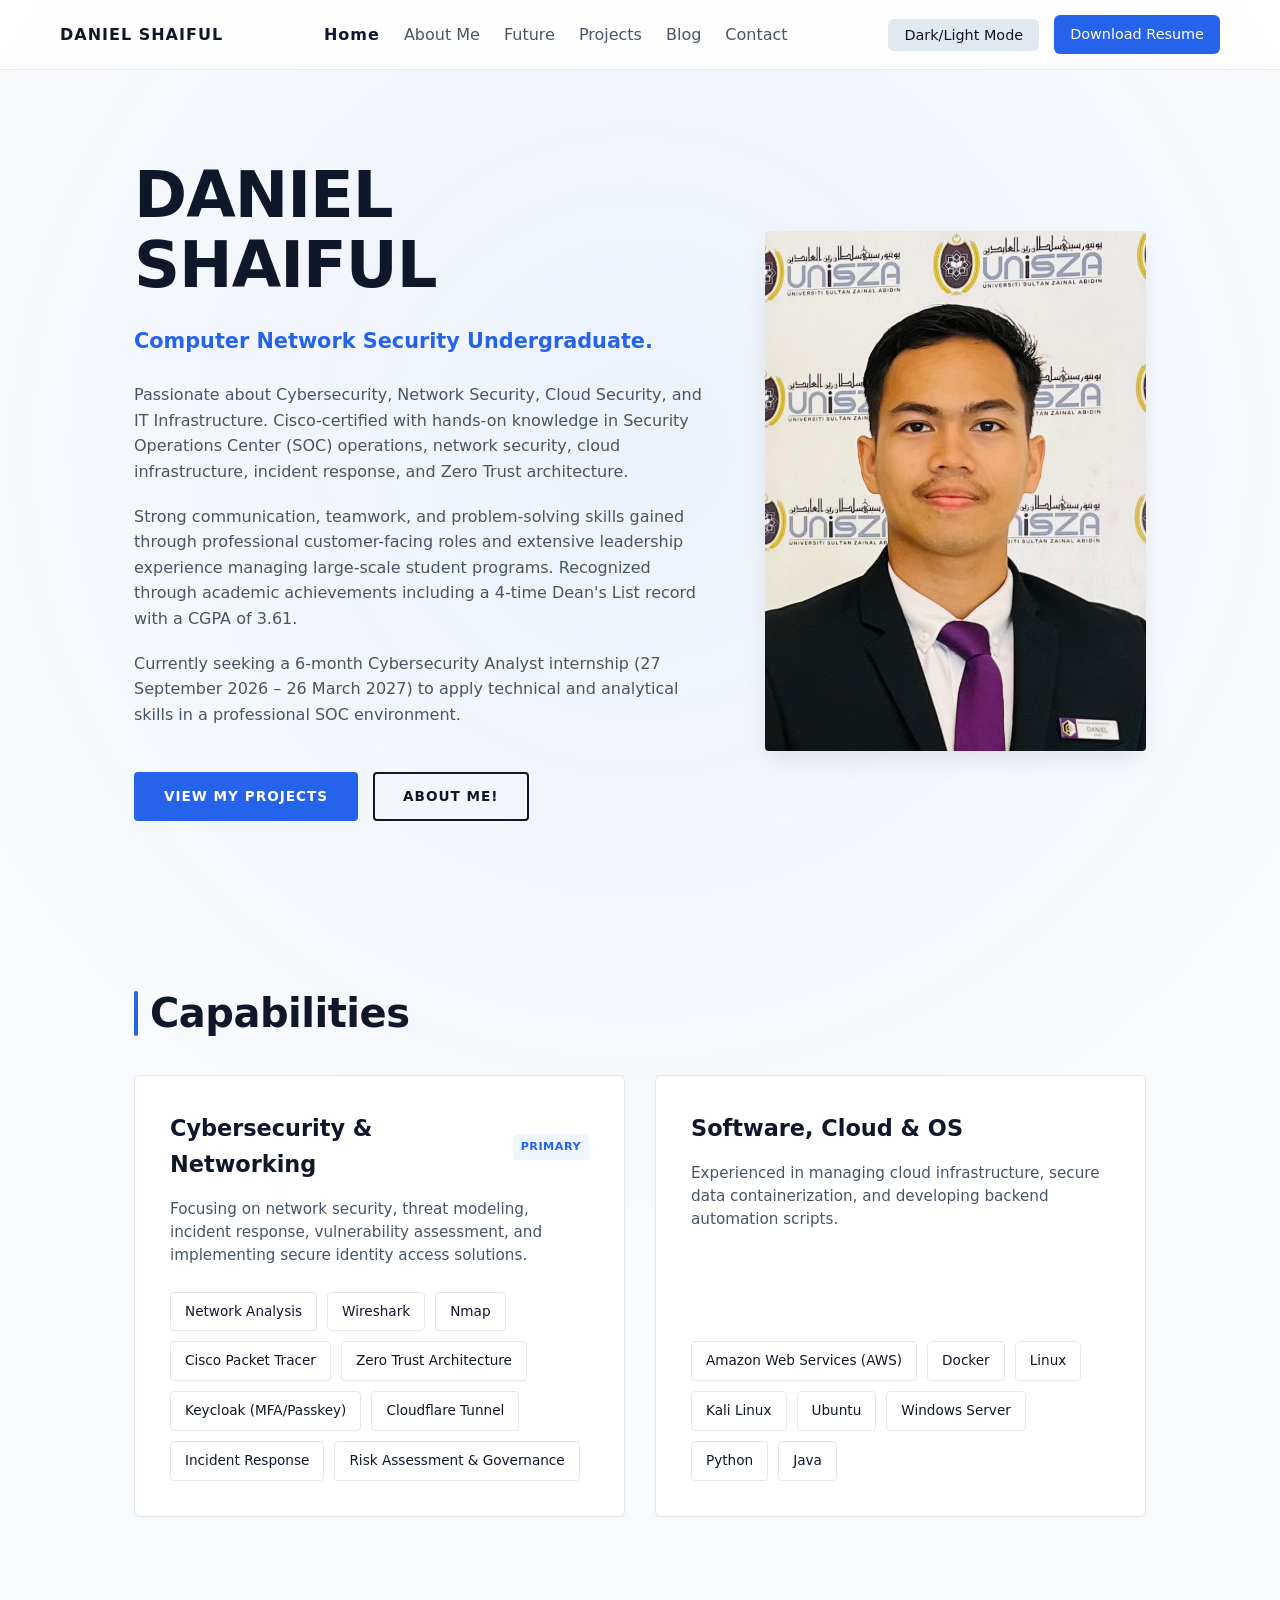
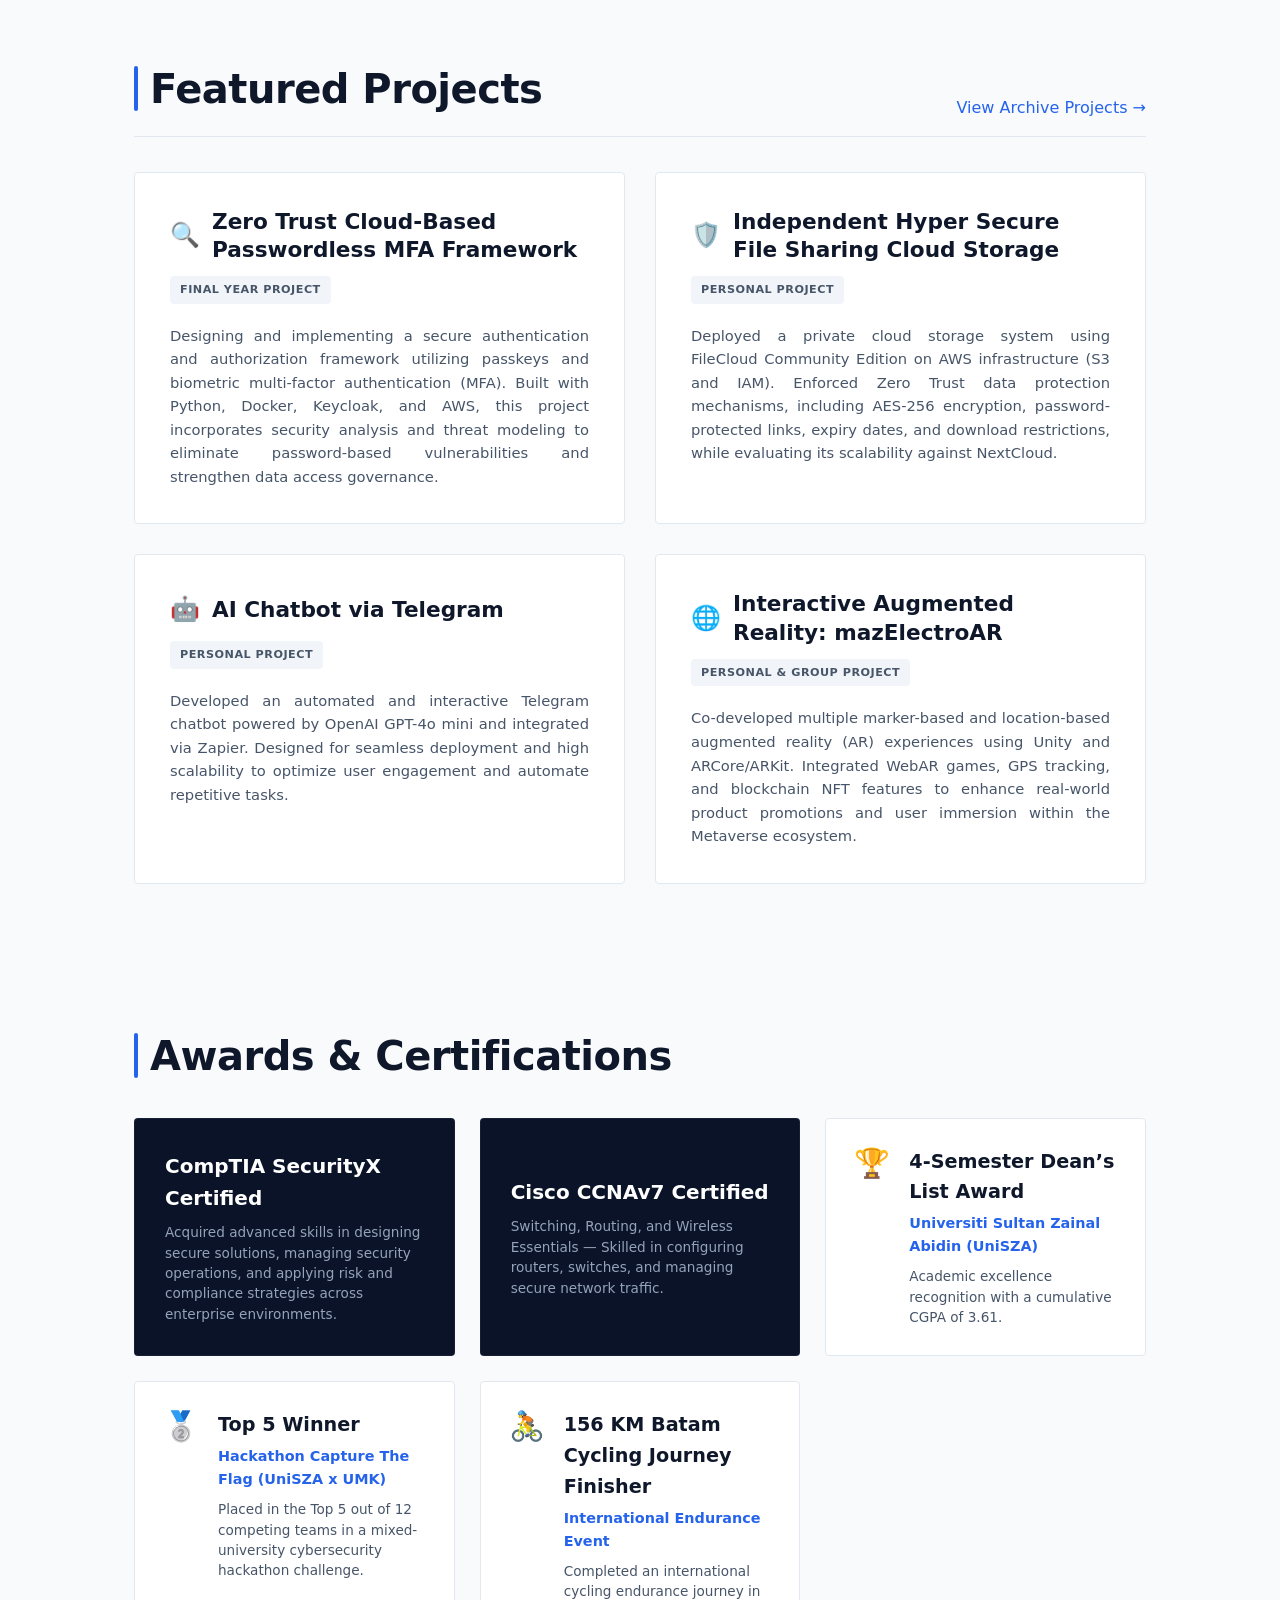
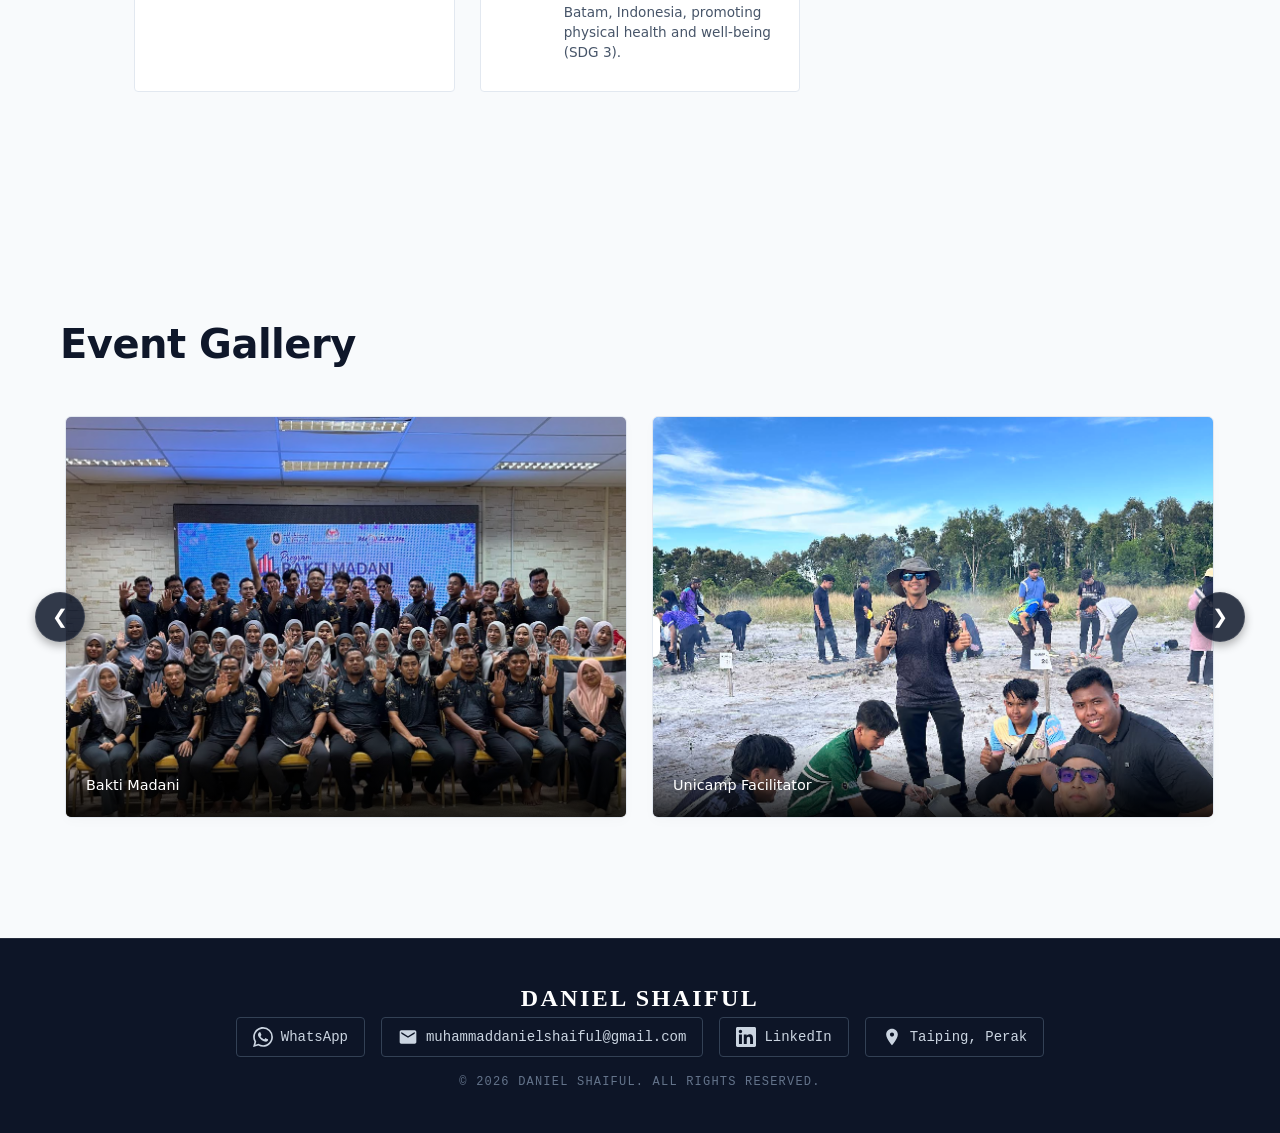
<file: index.html>
<!DOCTYPE html>
<html lang="en">

    <head>
        <meta charset="utf-8"/>
        <meta content="width=device-width, initial-scale=1.0" name="viewport"/>
        <title>Daniel Shaiful - Portfolio</title>
        <link rel="stylesheet" href="style.css"/>
    </head>

    <body>

        <nav>
            <div class="nav-container">
                <a href="index.html" class="logo">DANIEL SHAIFUL</a>
                <button class="menu-toggle" id="menuToggleBtn">☰</button>

                <!-- Desktop Navigation Menu-->
                <ul>
                    <li><a href="index.html">Home</a></li>
                    <li><a href="about.html">About Me</a></li>
                    <li><a href="future.html">Future</a></li>
                    <li><a href="projects.html">Projects</a></li>
                    <li><a href="blog.html">Blog</a></li>
                    <li><a href="contact.html">Contact</a></li>
                </ul>

                <!-- Right Side: Dark/Light Mode Toggle and Resume Download -->
                <div class="nav-actions">
                    <button id="themeToggleBtn">Dark/Light Mode</button>
                    <a href="RESUME_MUHAMMAD_DANIEL_BIN_MOHD_SHAIFUL_AZHARI_UNISZA_.pdf" download>Download Resume</a>
                </div>
            </div>
            
            <!-- Mobile Navigation Menu -->
            <div id="mobileMenu" style="display: none;">
                <button class="mobile-theme-toggle" id="mobileThemeToggleBtn">Dark/Light Mode</button>
                <a href="index.html">Home</a>
                <a href="about.html">About Me</a>
                <a href="future.html">Future</a>
                <a href="projects.html">Projects</a>
                <a href="blog.html">Blog</a>
                <a href="contact.html">Contact</a>
                <a href="RESUME_MUHAMMAD_DANIEL_BIN_MOHD_SHAIFUL_AZHARI_UNISZA_.pdf" download>Download Resume</a>
            </div>
        </nav>

        <main>
            <section id="home" class="hero-split">
                
                <div class="hero-left">
                    <h1 class="hero-title">DANIEL<br>SHAIFUL</h1>
                    
                    <p class="hero-subtitle">Computer Network Security Undergraduate.</p>
                    
                    <div class="hero-description">
                        <p>Passionate about Cybersecurity, Network Security, Cloud Security, and IT Infrastructure. Cisco-certified with hands-on knowledge in Security Operations Center (SOC) operations, network security, cloud infrastructure, incident response, and Zero Trust architecture.</p>
                        
                        <p>Strong communication, teamwork, and problem-solving skills gained through professional customer-facing roles and extensive leadership experience managing large-scale student programs. Recognized through academic achievements including a 4-time Dean's List record with a CGPA of 3.61.</p>
                        
                        <p>Currently seeking a 6-month Cybersecurity Analyst internship (27 September 2026 – 26 March 2027) to apply technical and analytical skills in a professional SOC environment.</p>
                    </div>
                    
                    <div class="hero-buttons">
                        <a href="#projects" class="btn-box btn-blue">View My Projects</a>
                        <a href="about.html" class="btn-box btn-outline">About Me!</a>
                    </div>
                </div>

                <div class="hero-right">
                    <div class="hero-image-wrapper">
                        <img src="EventProfilePic.png" alt="Daniel Shaiful Presentation/Profile Image"/>
                    </div>
                </div>

            </section>

            <section id="skills">
    <h2 class="skills-main-title">Capabilities</h2>
    
    <div class="skills-grid">
        <div class="skill-card">
            <div class="card-header">
                <h3>Cybersecurity & Networking</h3>
                <span class="badge-primary">PRIMARY</span>
            </div>
            <p>Focusing on network security, threat modeling, incident response, vulnerability assessment, and implementing secure identity access solutions.</p>
            <div class="tags-wrapper">
                <span>Network Analysis</span>
                <span>Wireshark</span>
                <span>Nmap</span>
                <span>Cisco Packet Tracer</span>
                <span>Zero Trust Architecture</span>
                <span>Keycloak (MFA/Passkey)</span>
                <span>Cloudflare Tunnel</span>
                <span>Incident Response</span>
                <span>Risk Assessment & Governance</span>
            </div>
        </div>

        <div class="skill-card">
            <div class="card-header">
                <h3>Software, Cloud & OS</h3>
            </div>
            <p>Experienced in managing cloud infrastructure, secure data containerization, and developing backend automation scripts.</p>
            <div class="tags-wrapper">
                <span>Amazon Web Services (AWS)</span>
                <span>Docker</span>
                <span>Linux</span>
                <span>Kali Linux</span>
                <span>Ubuntu</span>
                <span>Windows Server</span>
                <span>Python</span>
                <span>Java</span>
            </div>
        </div>
    </div>
</section>

<section id="projects">
        <div class="projects-header">
            <h2 class="projects-main-title">Featured Projects</h2>
            <a href="projects.html">View Archive Projects &rarr;</a>
        </div>
        
        <div class="projects-grid">
            <div class="project-card">
                <div class="project-title-row">
                    <span class="project-icon">🔍</span>
                    <h3>Zero Trust Cloud-Based Passwordless MFA Framework</h3>
                </div>
                <div class="project-badge">FINAL YEAR PROJECT</div>
                <p>Designing and implementing a secure authentication and authorization framework utilizing passkeys and biometric multi-factor authentication (MFA). Built with Python, Docker, Keycloak, and AWS, this project incorporates security analysis and threat modeling to eliminate password-based vulnerabilities and strengthen data access governance.</p>
            </div>

            <div class="project-card">
                <div class="project-title-row">
                    <span class="project-icon">🛡️</span>
                    <h3>Independent Hyper Secure File Sharing Cloud Storage</h3>
                </div>
                <div class="project-badge">PERSONAL PROJECT</div>
                <p>Deployed a private cloud storage system using FileCloud Community Edition on AWS infrastructure (S3 and IAM). Enforced Zero Trust data protection mechanisms, including AES-256 encryption, password-protected links, expiry dates, and download restrictions, while evaluating its scalability against NextCloud.</p>
            </div>

            <div class="project-card">
                <div class="project-title-row">
                    <span class="project-icon">🤖</span>
                    <h3>AI Chatbot via Telegram</h3>
                </div>
                <div class="project-badge">PERSONAL PROJECT</div>
                <p>Developed an automated and interactive Telegram chatbot powered by OpenAI GPT-4o mini and integrated via Zapier. Designed for seamless deployment and high scalability to optimize user engagement and automate repetitive tasks.</p>
            </div>

            <div class="project-card">
                <div class="project-title-row">
                    <span class="project-icon">🌐</span>
                    <h3>Interactive Augmented Reality: mazElectroAR</h3>
                </div>
                <div class="project-badge">PERSONAL & GROUP PROJECT</div>
                <p>Co-developed multiple marker-based and location-based augmented reality (AR) experiences using Unity and ARCore/ARKit. Integrated WebAR games, GPS tracking, and blockchain NFT features to enhance real-world product promotions and user immersion within the Metaverse ecosystem.</p>
            </div>
        </div>
    </section>

<section id="about-certs">
    <h2 class="certs-main-title">Awards & Certifications</h2>
    
    <div class="certs-grid">
        <div class="cert-card-dark">
            <h3>CompTIA SecurityX Certified</h3>
            <p>Acquired advanced skills in designing secure solutions, managing security operations, and applying risk and compliance strategies across enterprise environments.</p>
        </div>

        <div class="cert-card-dark">
            <h3>Cisco CCNAv7 Certified</h3>
            <p>Switching, Routing, and Wireless Essentials — Skilled in configuring routers, switches, and managing secure network traffic.</p>
        </div>

        <div class="cert-card-white">
            <div class="cert-icon blue">🏆</div>
            <div class="cert-content">
                <h3>4-Semester Dean’s List Award</h3>
                <span class="cert-event">Universiti Sultan Zainal Abidin (UniSZA)</span>
                <p>Academic excellence recognition with a cumulative CGPA of 3.61.</p>
            </div>
        </div>

        <div class="cert-card-white">
            <div class="cert-icon silver">🥈</div>
            <div class="cert-content">
                <h3>Top 5 Winner</h3>
                <span class="cert-event">Hackathon Capture The Flag (UniSZA x UMK)</span>
                <p>Placed in the Top 5 out of 12 competing teams in a mixed-university cybersecurity hackathon challenge.</p>
            </div>
        </div>

        <div class="cert-card-white">
            <div class="cert-icon bronze">🚴</div>
            <div class="cert-content">
                <h3>156 KM Batam Cycling Journey Finisher</h3>
                <span class="cert-event">International Endurance Event</span>
                <p>Completed an international cycling endurance journey in Batam, Indonesia, promoting physical health and well-being (SDG 3).</p>
            </div>
        </div>
    </div>
</section>
        </main>

<section id="gallery">
        <h2 class="gallery-main-title">Event Gallery</h2>
        
        <div class="gallery-wrapper">
            <button class="gallery-arrow prev-btn" onclick="moveSlide(-1)">❮</button>
            
            <div class="gallery-slider" id="gallerySlider">
                <div class="gallery-item">
                    <img src="Event1.png" alt="Project Presentation">
                    <div class="gallery-caption">Bakti Madani</div>
                </div>
                <div class="gallery-item">
                    <img src="Event2.png" alt="Error 404 Team">
                    <div class="gallery-caption">Unicamp Facilitator</div>
                </div>
                <div class="gallery-item">
                    <img src="Event3.png" alt="Program Bakti Madani">
                    <div class="gallery-caption">Besut Campus Lestari Festival</div>
                </div>
                <div class="gallery-item">
                    <img src="Event4.png" alt="Field Activity">
                    <div class="gallery-caption">Hari Anugerah Cemerlang FIK</div>
                </div>
                <div class="gallery-item">
                    <img src="Event5.png" alt="Project Presentation 2">
                    <div class="gallery-caption">Dean's Award</div>
                </div>
                <div class="gallery-item">
                    <img src="Event6.png" alt="Project Presentation 3">
                    <div class="gallery-caption">Kor SISPA UniSZA Kampus Besut</div>
                </div>
                <div class="gallery-item">
                    <img src="Event7.png" alt="Project Presentation 4">
                    <div class="gallery-caption">Perwakilan Pelajar Beruniform UniSZA & Kor Beruniform UniSZA Kampus Besut</div>
                </div>
                <div class="gallery-item">
                    <img src="Event8.png" alt="Project Presentation 5">
                    <div class="gallery-caption">Brutal Virus Project Assignment</div>
                </div>
                <div class="gallery-item">
                    <img src="Event9.png" alt="Project Presentation 6">
                    <div class="gallery-caption">Batam Cycling Journey</div>
                </div>
                <div class="gallery-item">
                    <img src="Event10.png" alt="Project Presentation 7">
                    <div class="gallery-caption">Student Leadership Development Program</div>
                </div>
            </div>
            
            <button class="gallery-arrow next-btn" onclick="moveSlide(1)">❯</button>
        </div>
    </section>

    <footer class="daniel-footer">
        <h2 class="footer-title">DANIEL SHAIFUL</h2>
        
        <div class="footer-socials-row">
            <a href="https://wa.me/60134309447?text=Hi%20Daniel" target="_blank" class="footer-card card-whatsapp">
                <svg class="footer-svg" viewBox="0 0 24 24" xmlns="http://www.w3.org/2000/svg">
                    <path d="M17.472 14.382c-.297-.149-1.758-.867-2.03-.967-.273-.099-.471-.148-.67.15-.197.297-.767.966-.94 1.164-.173.199-.347.223-.644.075-.297-.15-1.255-.463-2.39-1.475-.883-.788-1.48-1.761-1.653-2.059-.173-.297-.018-.458.13-.606.134-.133.298-.347.446-.52.149-.174.198-.298.298-.497.099-.198.05-.371-.025-.52-.075-.149-.669-1.612-.916-2.207-.242-.579-.487-.5-.669-.51h-.573c-.199 0-.52.074-.792.372-.272.297-1.04 1.016-1.04 2.479 0 1.462 1.065 2.875 1.213 3.074.149.198 2.096 3.2 5.077 4.487.709.306 1.262.489 1.694.625.712.227 1.36.195 1.871.118.571-.085 1.758-.719 2.006-1.413.248-.694.248-1.289.173-1.413-.074-.124-.272-.198-.57-.347m-5.421 7.403h-.004a9.87 9.87 0 01-5.031-1.378l-.361-.214-3.741.982.998-3.648-.235-.374a9.86 9.86 0 01-1.51-5.26c.001-5.45 4.436-9.884 9.888-9.884 2.64 0 5.122 1.03 6.988 2.898a9.825 9.825 0 012.893 6.994c-.003 5.45-4.437 9.884-9.885 9.884m8.413-18.297A11.815 11.815 0 0012.05 0C5.495 0 .16 5.335.157 11.892c0 2.096.547 4.142 1.588 5.945L.057 24l6.305-1.654a11.882 11.882 0 005.683 1.448h.005c6.554 0 11.89-5.335 11.893-11.893a11.821 11.821 0 00-3.48-8.413Z"/>
                </svg>
                WhatsApp
            </a>

            <a href="mailto:muhammaddanielshaiful@gmail.com" class="footer-card card-email">
                <svg class="footer-svg" viewBox="0 0 24 24" xmlns="http://www.w3.org/2000/svg">
                    <path d="M20 4H4c-1.1 0-1.99.9-1.99 2L2 18c0 1.1.9 2 2 2h16c1.1 0 2-.9 2-2V6c0-1.1-.9-2-2-2zm0 4l-8 5-8-5V6l8 5 8-5v2z"/>
                </svg>
                <span>muhammaddanielshaiful@gmail.com</span>
            </a>

            <a href="https://www.linkedin.com/in/muhammad-daniel-shaiful-azhari-9b5b26341" target="_blank" class="footer-card card-linkedin">
                <svg class="footer-svg" viewBox="0 0 24 24" xmlns="http://www.w3.org/2000/svg">
                    <path d="M20.447 20.452h-3.554v-5.569c0-1.328-.027-3.037-1.852-3.037-1.853 0-2.136 1.445-2.136 2.939v5.667H9.351V9h3.414v1.561h.046c.477-.9 1.637-1.85 3.37-1.85 3.601 0 4.267 2.37 4.267 5.455v6.286zM5.337 7.433c-1.144 0-2.063-.926-2.063-2.065 0-1.138.92-2.063 2.063-2.063 1.14 0 2.064.925 2.064 2.063 0 1.139-.925 2.065-2.064 2.065zm1.782 13.019H3.555V9h3.564v11.452zM22.225 0H1.771C.792 0 0 .774 0 1.729v20.542C0 23.227.792 24 1.771 24h20.451C23.2 24 24 23.227 24 22.271V1.729C24 .774 23.2 0 22.222 0h.003z"/>
                </svg>
                LinkedIn
            </a>

            <a href="https://www.google.com/maps/place/Taiping,+Perak/@5.2957955,100.3574077,721332m/data=!3m1!1e3!4m6!3m5!1s0x31caae5495f2bee9:0x867dd409a89a1da6!8m2!3d4.8525853!4d100.742379!16zL20vMDY3dmRn?entry=ttu&g_ep=EgoyMDI2MDUwMi4wIKXMDSoASAFQAw%3D%3D" target="_blank" class="footer-card card-location">
                <svg class="footer-svg" viewBox="0 0 24 24" xmlns="http://www.w3.org/2000/svg">
                    <path d="M12 2C8.13 2 5 5.13 5 9c0 5.25 7 13 7 13s7-7.75 7-13c0-3.87-3.13-7-7-7zm0 9.5c-1.38 0-2.5-1.12-2.5-2.5s1.12-2.5 2.5-2.5 2.5 1.12 2.5 2.5-1.12 2.5-2.5 2.5z"/>
                </svg>
                Taiping, Perak
            </a>
        </div>
        
        <div class="footer-copyright">© 2026 DANIEL SHAIFUL. ALL RIGHTS RESERVED.</div>
    </footer>

    <script src="script.js"></script>

    <script>
        function moveSlide(direction) {
            const slider = document.getElementById('gallerySlider');
            // Menghitung jumlah jarak skrol (80% daripada lebar kontena slider)
            const scrollAmount = slider.clientWidth * 0.8; 
            
            if (direction === 1) {
                slider.scrollLeft += scrollAmount;
            } else {
                slider.scrollLeft -= scrollAmount;
            }
        }
    </script>
</body>
</html>
</file>
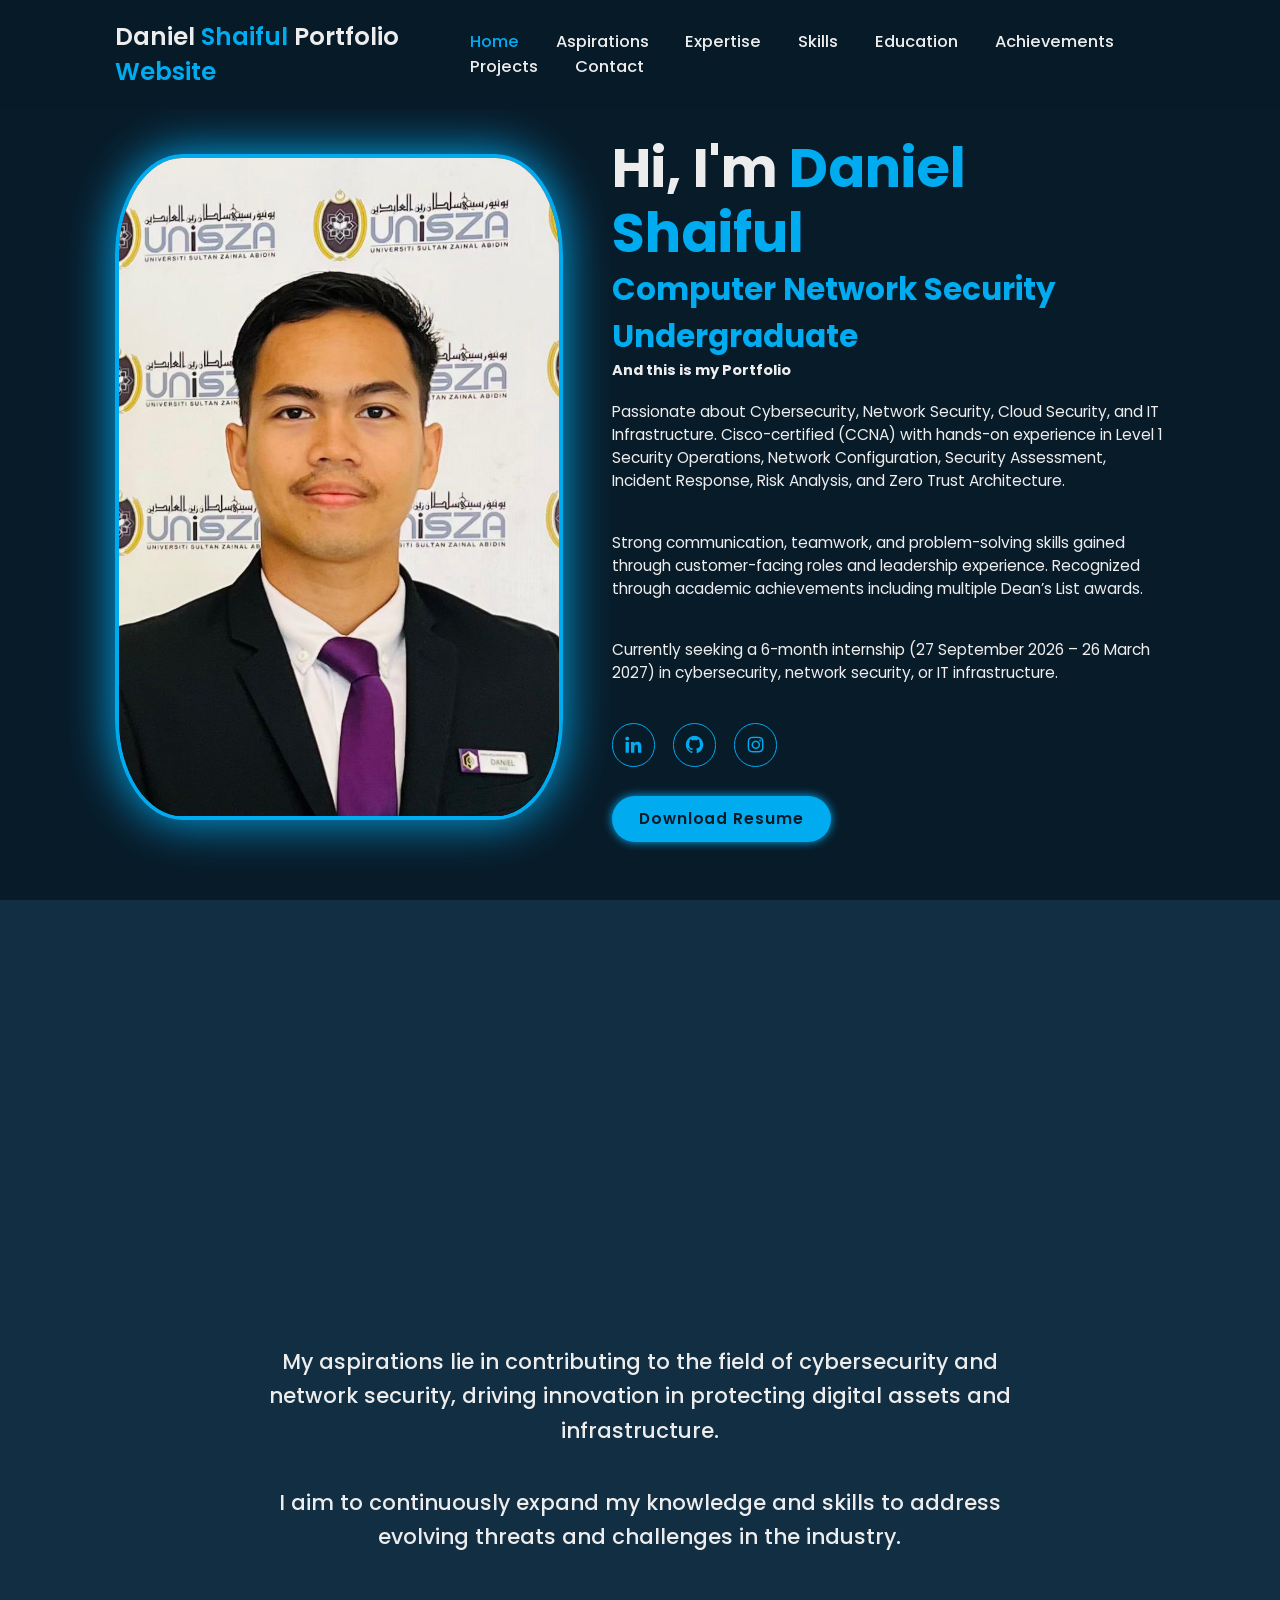
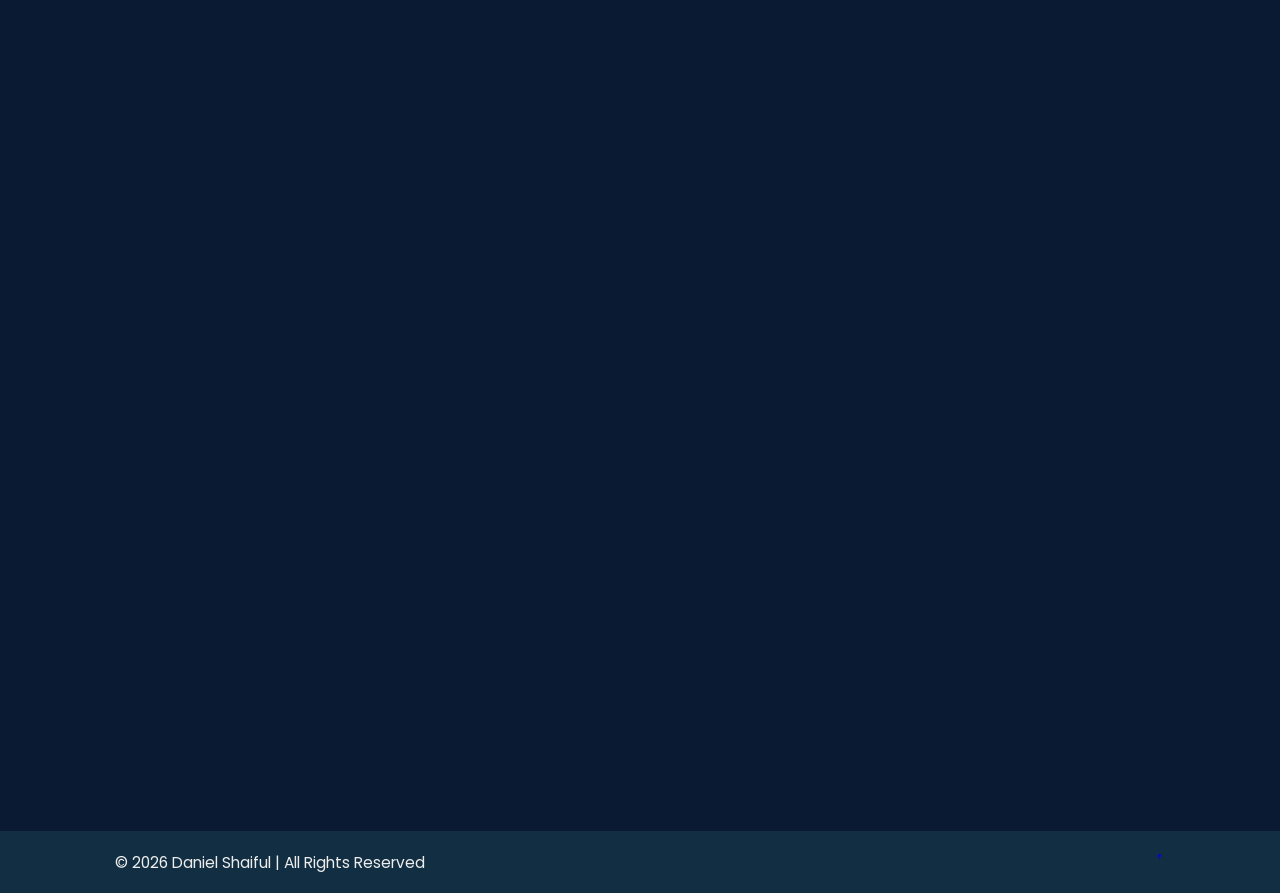
<file: .github/workflows/index.html>
<!DOCTYPE html>
<html lang="en">
<head>
    <meta charset="UTF-8">
    <meta name="viewport" content="width=device-width, initial-scale=1.0">
    <title>Daniel Shaiful | Portfolio</title>

    <!-- AOS Library -->
    <link rel="stylesheet" href="https://unpkg.com/aos@next/dist/aos.css" />

    <!-- Boxicons -->
    <link href='https://unpkg.com/boxicons@2.1.4/css/boxicons.min.css' rel='stylesheet'>

    <link rel="stylesheet" href="style.css">
</head>
<body>

<header>
    <a href="#" class="logo">Daniel<span> Shaiful </span> Portfolio <span> Website</span></a>

    <nav>
        <a href="#home" class="active">Home</a>
        <a href="#aspirations">Aspirations</a>
        <a href="#services">Expertise</a>
        <a href="#skills">Skills</a>
        <a href="#education">Education</a>
        <a href="#achievements">Achievements</a>
        <a href="#projects">Projects</a>
        <a href="#contact">Contact</a>
    </nav>
</header>

<!-- HOME -->
<section class="home" id="home">
    <div class="home-img" data-aos="zoom-in">
        <img src="main.png" alt="Daniel Shaiful">
    </div>

    <div class="home-content" data-aos="fade-left">
        <h1>Hi, I'm <span>Daniel Shaiful</span></h1>
        <h3 class="typing-text">Computer Network Security Undergraduate</h3>
        <h2>And this is my <span>Portfolio</span></h2>

        <p>
            Passionate about Cybersecurity, Network Security, Cloud Security, and IT Infrastructure. 
            Cisco-certified (CCNA) with hands-on experience in Level 1 Security Operations, 
            Network Configuration, Security Assessment, Incident Response, Risk Analysis, 
            and Zero Trust Architecture.
        </p>

        <p>
            Strong communication, teamwork, and problem-solving skills gained through 
            customer-facing roles and leadership experience. Recognized through academic 
            achievements including multiple Dean’s List awards.
        </p>

        <p>
            Currently seeking a 6-month internship (27 September 2026 – 26 March 2027) 
            in cybersecurity, network security, or IT infrastructure.
        </p>

        <div class="social-icons">
            <a href="https://www.linkedin.com/in/muhammad-daniel-shaiful-azhari-9b5b26341" target="_blank"><i class='bx bxl-linkedin'></i></a>
            <a href="https://github.com/danielshaiful" target="_blank"><i class='bx bxl-github'></i></a>
            <a href="https://www.instagram.com/danielshaiful_" target="_blank"><i class='bx bxl-instagram'></i></a>
        </div>

        <a href="RESUME_MUHAMMAD_DANIEL_BIN_MOHD_SHAIFUL_AZHARI_UNISZA.pdf" class="btn" target="_blank">
            Download Resume
        </a>
    </div>
</section>

<!-- ASPIRATIONS -->
<section class="aspirations" id="aspirations">
    <h2 class="heading" data-aos="fade-up">My <span>Aspirations</span></h2>
    <h2>
        My aspirations lie in contributing to the field of cybersecurity and network security, driving innovation in protecting digital assets and infrastructure. 
    </h2>
    
    <h2>
        I aim to continuously expand my knowledge and skills to address evolving threats and challenges in the industry.
    </h2>

</section>

<!-- SERVICES / EXPERTISE -->
<section class="services" id="services">
    <h2 class="heading" data-aos="fade-up">My <span>Expertise</span></h2>

    <div class="services-container">

        <div class="services-box" data-aos="flip-left">
            <i class='bx bx-shield'></i>
            <h3>Network Security</h3>
            <p>
                Experience in securing networks through VLAN configuration, routing, 
                switching, and implementing secure communication practices.
            </p>
        </div>

        <div class="services-box" data-aos="flip-left">
            <i class='bx bx-lock-alt'></i>
            <h3>Cybersecurity Operations</h3>
            <p>
                Hands-on experience in security assessment, incident response, 
                risk analysis, and applying Zero Trust security concepts.
            </p>
        </div>

        <div class="services-box" data-aos="flip-left">
            <i class='bx bx-cloud'></i>
            <h3>Cloud & Infrastructure</h3>
            <p>
                Experience with AWS, Docker, virtualization, and secure cloud 
                deployment including IAM and encrypted storage systems.
            </p>
        </div>

    </div>
</section>

<!-- EDUCATION -->
<section class="education" id="education">
    <h2 class="heading" data-aos="fade-up">My <span>Education</span></h2>

    <div class="education-row">

        <div class="education-column" data-aos="fade-up">
            <div class="education-box">

                <div class="education-content">
                    <div class="content">
                        <div class="year"><i class='bx bxs-calendar'></i> 2023 - Present</div>
                        <h3>Bachelor of Computer Science (Network Security)</h3>
                        <p>
                            Universiti Sultan Zainal Abidin (UniSZA) | CGPA: 3.61  
                            Focus on Cybersecurity, Cloud Computing, and Network Security.
                        </p>
                    </div>
                </div>

                <div class="education-content">
                    <div class="content">
                        <div class="year"><i class='bx bxs-calendar'></i> 2021 - 2023</div>
                        <h3>Matriculation Certificate</h3>
                        <p>
                            Perak Matriculation College | CGPA: 3.50
                        </p>
                    </div>
                </div>

            </div>
        </div>

    </div>
</section>

<!-- SKILLS -->
<section class="skills" id="skills">
    <h2 class="heading" data-aos="fade-up">Technical <span>Skills</span></h2>

    <div class="skills-row">

        <div class="skills-column" data-aos="fade-right">
            <h3 class="title">Core Skills</h3>

            <div class="skills-box">
                <div class="skills-content">

                    <div class="progress">
                        <h3>Networking (TCP/IP, VLAN, Routing) <span>85%</span></h3>
                        <div class="bar"><span></span></div>
                    </div>

                    <div class="progress">
                        <h3>Cybersecurity & Risk Analysis <span>80%</span></h3>
                        <div class="bar"><span></span></div>
                    </div>

                    <div class="progress">
                        <h3>Cloud (AWS, Docker) <span>75%</span></h3>
                        <div class="bar"><span></span></div>
                    </div>

                    <div class="progress">
                        <h3>Python Programming <span>80%</span></h3>
                        <div class="bar"><span></span></div>
                    </div>

                </div>
            </div>
        </div>

    </div>
</section>

<!-- Achievements and Certifications -->
<section class="achievements" id="achievements">
    <h2 class="heading" data-aos="fade-up">Achievements & <span>Certifications</span></h2>

    <div class="achievements-container">

        <div class="achievements-box" data-aos="fade-right">
            <i class='bx bx-award'></i>
            <h3>Vice President, Uniformed Student Representative Council, UniSZA (PPBU)</h3>
            <p>
                Elected as Vice President, leading initiatives to enhance student welfare, 
                organize events, and represent student interests in university governance.
            </p>
        </div>

        <div class="achievements-box" data-aos="fade-left">
            <i class='bx bx-award'></i>
            <h3>Executive Committee of Entrepreneurship, Revenue Generation, and Funding, Uniformed Student Representative Council, UniSZA (PPBU)</h3>
            <p>
                Led initiatives to generate revenue for student activities and secured funding for various projects.
            </p>
        </div>

        <div class="achievements-box" data-aos="fade-left">
            <i class='bx bx-award'></i>
            <h3>Executive Committee of Academic Affairs and Integrity (PMFIK)</h3>
            <p>
                Contributed to maintaining academic integrity and supporting academic affairs within the student body.
            </p>
        </div>

        <div class="achievements-box" data-aos="fade-left">
            <i class='bx bx-award'></i>
            <h3>Program Director of Kor-SISPA (Civil Defence Student Corps)</h3>
            <p>
                Directed programs and activities for the Civil Defence Student Corps, focusing on leadership development and community service.
            </p>
        </div>

        <div class="achievements-box" data-aos="fade-left">
            <i class='bx bx-award'></i>
            <h3>Chief Program Director of Co-Curricular Activities</h3>
            <p>
                Oversaw the planning and execution of co-curricular activities, fostering student engagement and development outside the classroom.
            </p>
        </div>

    </div>
</section>

<!-- PROJECTS -->
<section class="projects" id="projects">
    <h2 class="heading" data-aos="fade-up">Project I've <span>Created & Led</span></h2>
    <div class="projects-container">

        <div class="projects-box" data-aos="fade-right">
            <i class='bx bx-code'></i>
            <h3>Network Security Lab</h3>
            <p>
                Developed a network security lab environment using Cisco Packet Tracer, implementing VLANs, routing, and security configurations to simulate real-world network scenarios.
            </p>
        </div>
</section>

<!-- CONTACT -->
<section class="contact" id="contact">
    <h2 class="heading" data-aos="fade-up">Contact <span>Me</span></h2>

    <div class="contact-container">

        <div class="contact-box" data-aos="fade-right">
            <i class='bx bxl-whatsapp'></i>
            <a href="https://wa.me/60134309447?text=Hi%20Daniel,%20I'm%20interested%20to%20contact%20you" target="_blank">+60134309447</a>
        </div>

        <div class="contact-box" data-aos="fade-left">
            <i class='bx bx-envelope'></i>
            <a href="mailto:muhammaddanielshaiful@gmail.com">muhammaddanielshaiful@gmail.com</a>
        </div>

        <div class="contact-box" data-aos="fade-right">
            <i class='bx bxl-linkedin'></i>
            <a href="https://www.linkedin.com/in/muhammad-daniel-shaiful-azhari-9b5b26341" target="_blank">LinkedIn</a>
        </div>

        <div class="contact-box" data-aos="fade-left">
            <i class='bx bx-map'></i>
            <a href="https://www.google.com/maps/place/Taiping,+Perak/@5.2957955,100.3574077,721332m/data=!3m1!1e3!4m6!3m5!1s0x31caae5495f2bee9:0x867dd409a89a1da6!8m2!3d4.8525853!4d100.742379!16zL20vMDY3dmRn?entry=ttu&g_ep=EgoyMDI2MDUwMi4wIKXMDSoASAFQAw%3D%3D" target="_blank">Taiping, Perak</a>
        </div>

    </div>
</section>

<!-- FOOTER -->
<footer class="footer">
    <div class="footer-text">
        <p>© 2026 Daniel Shaiful | All Rights Reserved</p>
    </div>

    <div class="footer-iconTop">
        <a href="#home"><i class='bx bx-up-arrow-alt'></i></a>
    </div>
</footer>

<!-- AOS -->
<script src="https://unpkg.com/aos@next/dist/aos.js"></script>
<script>
AOS.init({
    offset: 200,
    duration: 800,
});
</script>

</body>
</html>
</file>
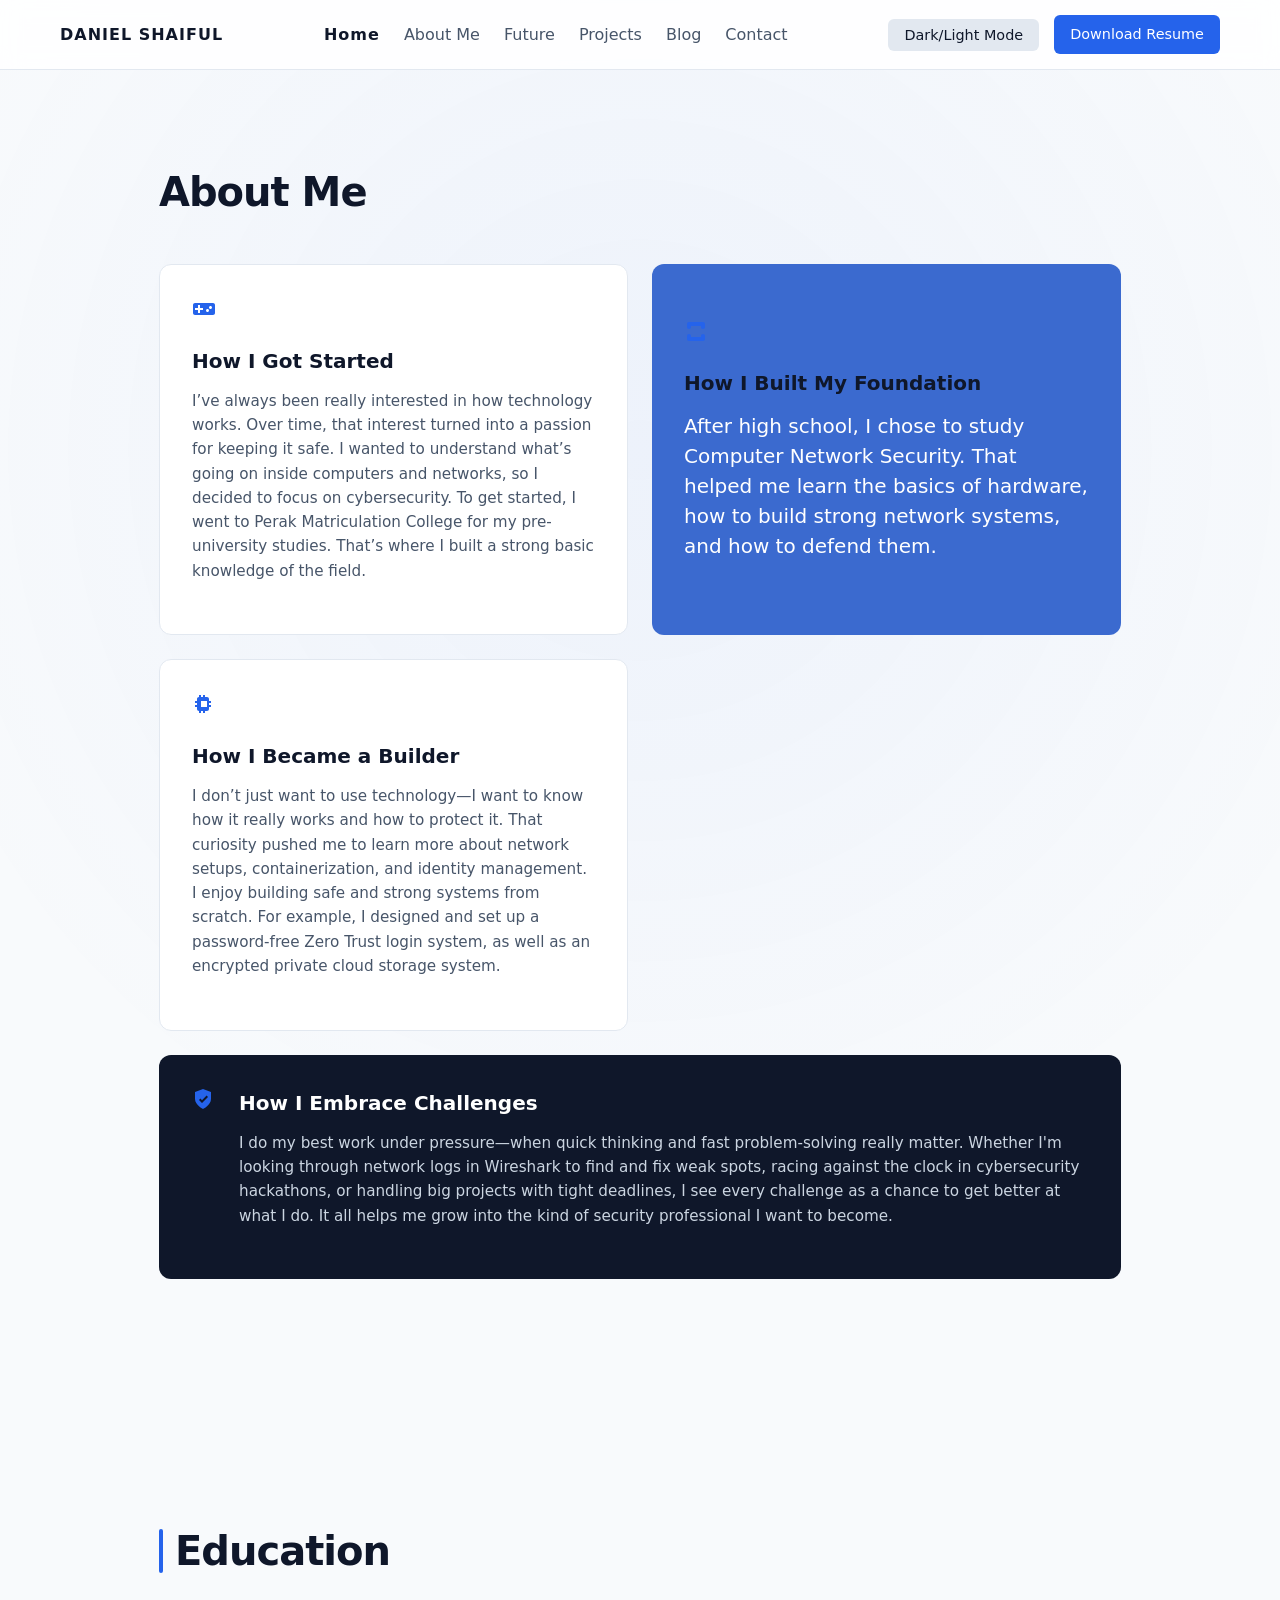
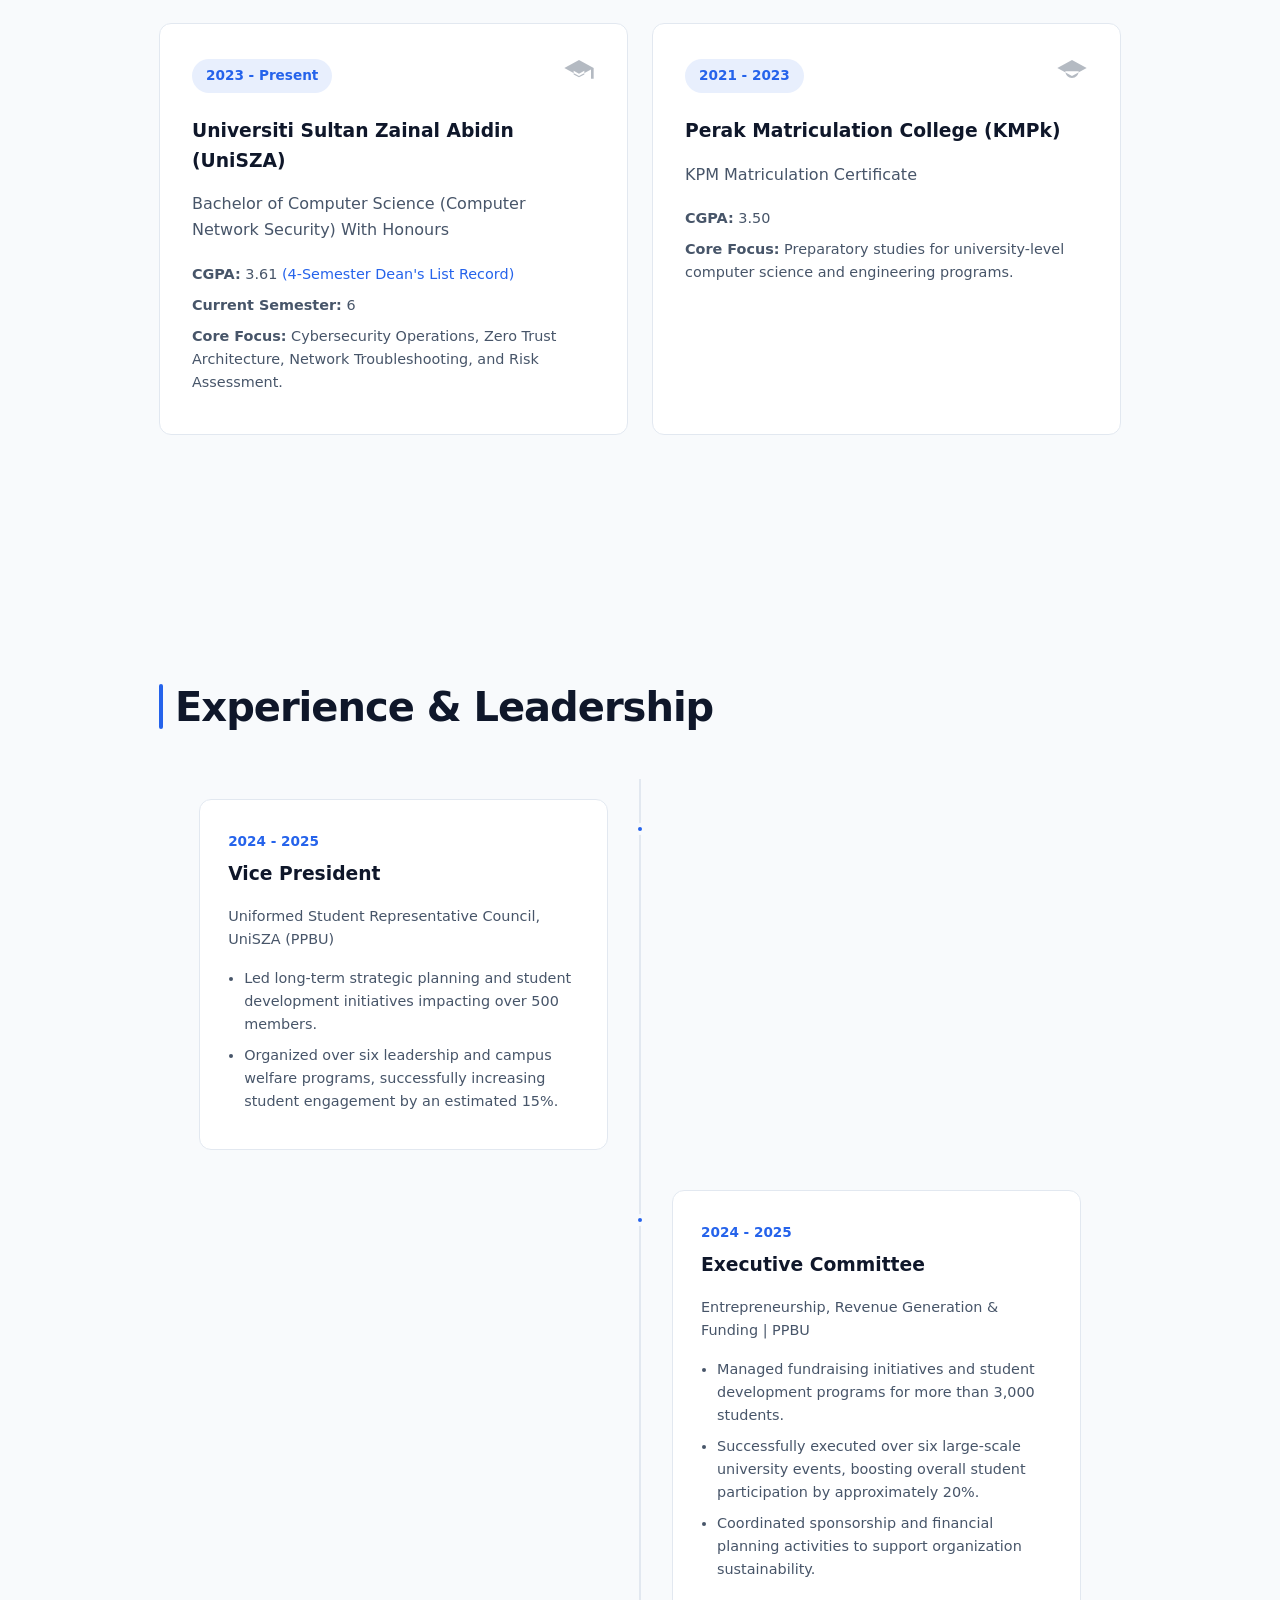
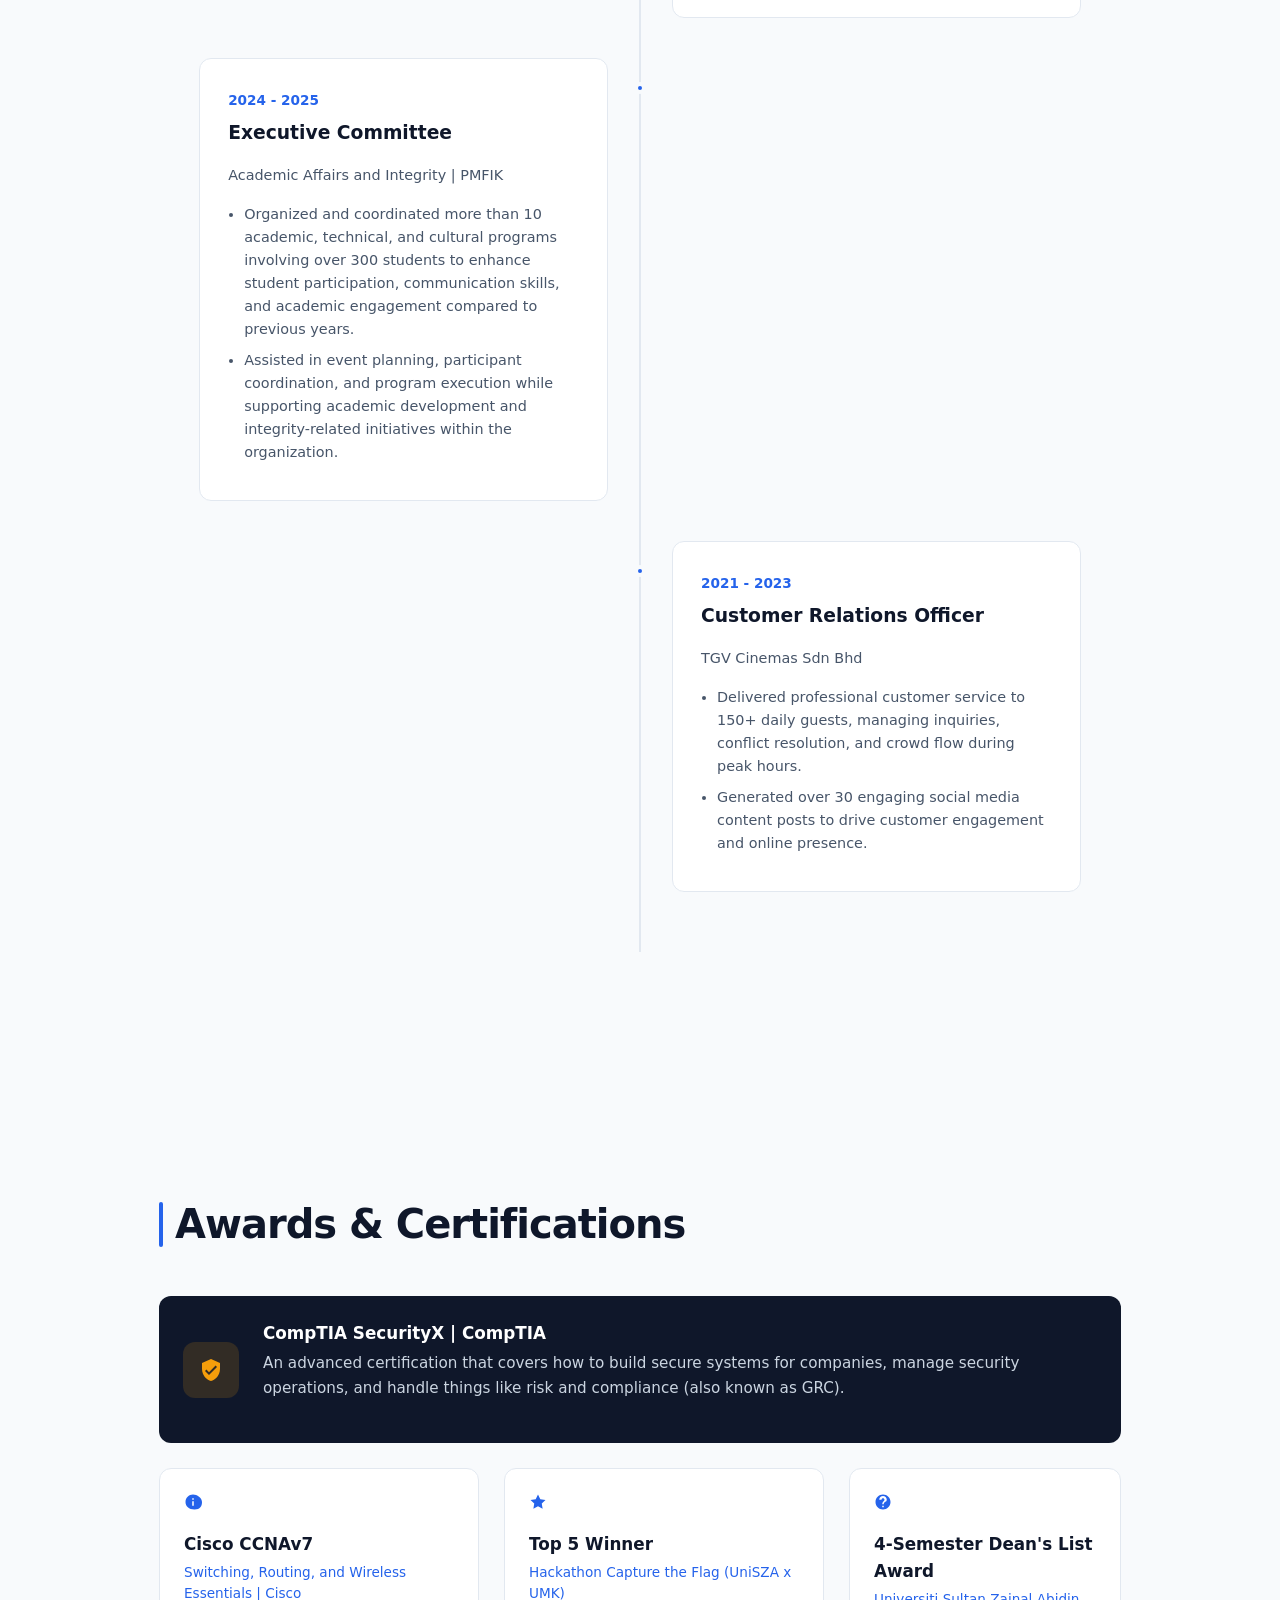
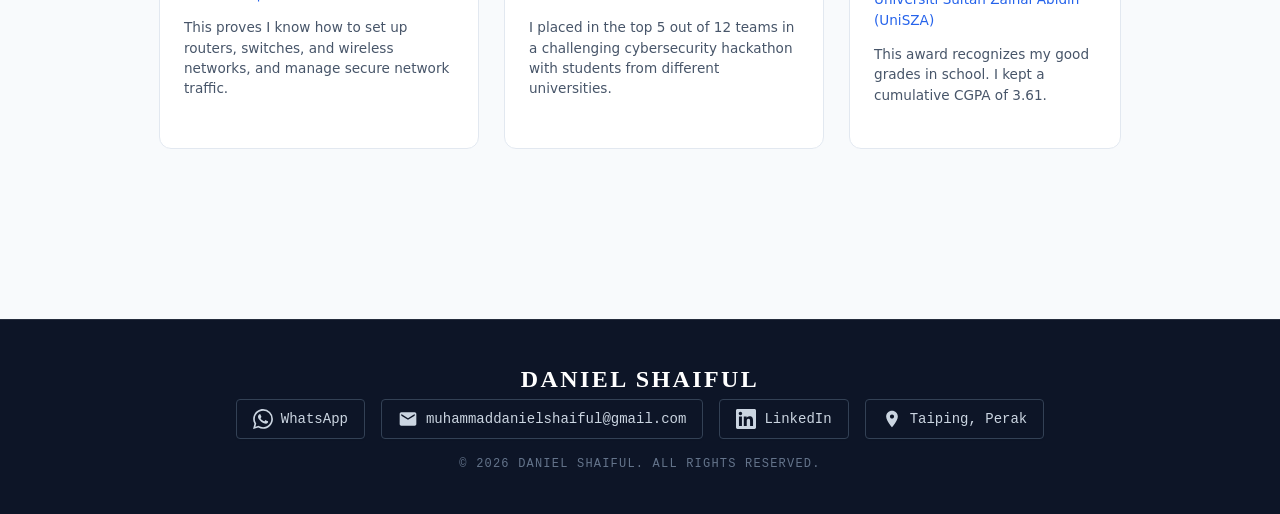
<file: about.html>
<!DOCTYPE html>
<html lang="en">

    <head>
        <meta charset="utf-8"/>
        <meta content="width=device-width, initial-scale=1.0" name="viewport"/>
        <title>Daniel Shaiful - Portfolio</title>
        <link rel="stylesheet" href="style.css"/>
    </head>

    <body>

        <nav>
            <div class="nav-container">
                <a href="index.html" class="logo">DANIEL SHAIFUL</a>
                <button class="menu-toggle" id="menuToggleBtn">☰</button>

                <!-- Desktop Navigation Menu-->
                <ul>
                    <li><a href="index.html">Home</a></li>
                    <li><a href="about.html">About Me</a></li>
                    <li><a href="future.html">Future</a></li>
                    <li><a href="projects.html">Projects</a></li>
                    <li><a href="blog.html">Blog</a></li>
                    <li><a href="contact.html">Contact</a></li>
                </ul>

                <!-- Right Side: Dark/Light Mode Toggle and Resume Download -->
                <div class="nav-actions">
                    <button id="themeToggleBtn">Dark/Light Mode</button>
                    <a href="RESUME_MUHAMMAD_DANIEL_BIN_MOHD_SHAIFUL_AZHARI_UNISZA_.pdf" download>Download Resume</a>
                </div>
            </div>
            
            <!-- Mobile Navigation Menu -->
            <div id="mobileMenu" style="display: none;">
                <button class="mobile-theme-toggle" id="mobileThemeToggleBtn">Dark/Light Mode</button>
                <a href="index.html">Home</a>
                <a href="about.html">About Me</a>
                <a href="future.html">Future</a>
                <a href="projects.html">Projects</a>
                <a href="blog.html">Blog</a>
                <a href="contact.html">Contact</a>
                <a href="RESUME_MUHAMMAD_DANIEL_BIN_MOHD_SHAIFUL_AZHARI_UNISZA_.pdf" download>Download Resume</a>
            </div>
        </nav>

        <main class="about-container">
            <section id="journey" class="journey-section">
                <h1 class="section-title">About Me</h1>
                <div class="journey-grid">
                    <div class="journey-card spark-card">
                        <div class="card-icon-wrapper">
                            <svg class="card-icon" viewBox="0 0 24 24" width="24" height="24"><path fill="currentColor" d="M21 6H3c-1.1 0-2 .9-2 2v8c0 1.1.9 2 2 2h18c1.1 0 2-.9 2-2V8c0-1.1-.9-2-2-2Zm-10 7H8v3H6v-3H3v-2h3V8h2v3h3v2Zm4.5 2c-.83 0-1.5-.67-1.5-1.5s.67-1.5 1.5-1.5 1.5.67 1.5 1.5-.67 1.5-1.5 1.5Zm3-3c-.83 0-1.5-.67-1.5-1.5S17.67 9 18.5 9s1.5.67 1.5 1.5-.67 1.5-1.5 1.5Z"/></svg>
                        </div>
                        <h3>How I Got Started</h3>
                        <p>I’ve always been really interested in how technology works. Over time, that interest turned into a passion for keeping it safe. I wanted to understand what’s going on inside computers and networks, so I decided to focus on cybersecurity. To get started, I went to Perak Matriculation College for my pre-university studies. That’s where I built a strong basic knowledge of the field.</p>
                    </div>

                    <div class="journey-card highlight-blue-card">
                        <div class="card-icon-wrapper">
                            <svg class="card-icon" viewBox="0 0 24 24" width="24" height="24"><path fill="currentColor" d="M19 15c-1.1 0-2 .9-2 2v1H7v-1c0-1.1-.9-2-2-2s-2 .9-2 2v3c0 1.1.9 2 2 2h14c1.1 0 2-.9 2-2v-3c0-1.1-.9-2-2-2ZM5 10c1.1 0 2-.9 2-2V7h10v1c0 1.1.9 2 2 2s2-.9 2-2V5c0-1.1-.9-2-2-2H5c-1.1 0-2 .9-2 2v3c0 1.1.9 2 2 2Z"/></svg>
                        </div>
                        <h3>How I Built My Foundation</h3>
                        <p class="highlight-text">After high school, I chose to study Computer Network Security. That helped me learn the basics of hardware, how to build strong network systems, and how to defend them.</p>
                    </div>

                    <div class="journey-card builder-card">
                        <div class="card-icon-wrapper">
                            <svg class="card-icon" viewBox="0 0 24 24" width="24" height="24"><path fill="currentColor" d="M19 9h-2V7c0-1.1-.9-2-2-2h-2V3h-2v2H9V3H7v2C5.9 5 5 5.9 5 7v2H3v2h2v2H3v2h2v2c0 1.1.9 2 2 2v2h2v-2h2v2h2v-2h2c1.1 0 2-.9 2-2v-2h2v-2h-2v-2h2V9Zm-4 6H9V9h6v6Z"/></svg>
                        </div>
                        <h3>How I Became a Builder</h3>
                        <p>I don’t just want to use technology—I want to know how it really works and how to protect it. That curiosity pushed me to learn more about network setups, containerization, and identity management. I enjoy building safe and strong systems from scratch. For example, I designed and set up a password-free Zero Trust login system, as well as an encrypted private cloud storage system.</p>
                    </div>

                    <div class="journey-card highlight-dark-card">
                        <div class="card-icon-wrapper">
                            <svg class="card-icon" viewBox="0 0 24 24" width="24" height="24"><path fill="currentColor" d="M12 22s8-4 8-10V5l-8-3-8 3v7c0 6 8 10 8 10Zm-1-6l-3-3 1.41-1.41L11 13.17l4.59-4.58L17 10l-6 6Z"/></svg>
                        </div>
                        <div class="challenge-content">
                            <h3>How I Embrace Challenges</h3>
                            <p>I do my best work under pressure—when quick thinking and fast problem-solving really matter. Whether I'm looking through network logs in Wireshark to find and fix weak spots, racing against the clock in cybersecurity hackathons, or handling big projects with tight deadlines, I see every challenge as a chance to get better at what I do. It all helps me grow into the kind of security professional I want to become.</p>
                        </div>
                    </div>
                </div>
            </section>

            <section id="education" class="education-section">
                <h2 class="section-title">Education</h2>
                <div class="education-container">
                    <div class="education-card">
                        <div class="education-header">
                            <span class="date-badge">2023 - Present</span>
                            <div class="edu-icon">
                                <svg viewBox="0 0 24 24" width="32" height="32"><path fill="currentColor" d="M12 3L1 9l11 6 9-4.91V17h2V9L12 3Zm0 13l-4-2.18v-2.76l4 2.18 4-2.18v2.76l-4 2.18Z"/></svg>
                            </div>
                        </div>
                        <h3>Universiti Sultan Zainal Abidin (UniSZA)</h3>
                        <p class="degree-title">Bachelor of Computer Science (Computer Network Security) With Honours</p>
                        <div class="edu-meta">
                            <p><strong>CGPA:</strong> 3.61 <span class="meta-highlight">(4-Semester Dean's List Record)</span></p>
                            <p><strong>Current Semester:</strong> 6</p>
                            <p><strong>Core Focus:</strong> Cybersecurity Operations, Zero Trust Architecture, Network Troubleshooting, and Risk Assessment.</p>
                        </div>
                    </div>

                    <div class="education-card">
                        <div class="education-header">
                            <span class="date-badge">2021 - 2023</span>
                            <div class="edu-icon">
                                <svg viewBox="0 0 24 24" width="32" height="32"><path fill="currentColor" d="M12 3L1 9l11 6 11-6-11-6Zm0 13.5c-2.76 0-5-2.24-5-5h10c0 2.76-2.24 5-5 5Z"/></svg>
                            </div>
                        </div>
                        <h3>Perak Matriculation College (KMPk)</h3>
                        <p class="degree-title">KPM Matriculation Certificate</p>
                        <div class="edu-meta">
                            <p><strong>CGPA:</strong> 3.50</p>
                            <p><strong>Core Focus:</strong> Preparatory studies for university-level computer science and engineering programs.</p>
                        </div>
                    </div>
                </div>
            </section>

            <section id="experience" class="experience-section">
                <h2 class="section-title">Experience & Leadership</h2>
                
                <div class="timeline-wrapper">
                    <div class="timeline-line"></div>

                    <div class="timeline-item left-item">
                        <div class="timeline-dot"></div>
                        <div class="timeline-content-box">
                            <span class="timeline-date">2024 - 2025</span>
                            <h3>Vice President</h3>
                            <p class="organization-sub">Uniformed Student Representative Council, UniSZA (PPBU)</p>
                            <ul class="bullet-details">
                                <li>Led long-term strategic planning and student development initiatives impacting over 500 members.</li>
                                <li>Organized over six leadership and campus welfare programs, successfully increasing student engagement by an estimated 15%.</li>
                            </ul>
                        </div>
                    </div>

                    <div class="timeline-item right-item">
                        <div class="timeline-dot"></div>
                        <div class="timeline-content-box">
                            <span class="timeline-date">2024 - 2025</span>
                            <h3>Executive Committee</h3>
                            <p class="organization-sub">Entrepreneurship, Revenue Generation & Funding | PPBU</p>
                            <ul class="bullet-details">
                                <li>Managed fundraising initiatives and student development programs for more than 3,000 students.</li>
                                <li>Successfully executed over six large-scale university events, boosting overall student participation by approximately 20%.</li>
                                <li>Coordinated sponsorship and financial planning activities to support organization sustainability.</li>
                            </ul>
                        </div>
                    </div>

                    <div class="timeline-item left-item">
                        <div class="timeline-dot"></div>
                        <div class="timeline-content-box">
                            <span class="timeline-date">2024 - 2025</span>
                            <h3>Executive Committee</h3>
                            <p class="organization-sub">Academic Affairs and Integrity | PMFIK</p>
                            <ul class="bullet-details">
                                <li>Organized and coordinated more than 10 academic, technical, and cultural programs involving over 300 students to enhance student participation, communication skills, and academic engagement compared to previous years.</li>
                                <li>Assisted in event planning, participant coordination, and program execution while supporting academic development and integrity-related initiatives within the organization.</li>
                            </ul>
                        </div>
                    </div>

                    <div class="timeline-item right-item">
                        <div class="timeline-dot"></div>
                        <div class="timeline-content-box">
                            <span class="timeline-date">2021 - 2023</span>
                            <h3>Customer Relations Officer</h3>
                            <p class="organization-sub">TGV Cinemas Sdn Bhd</p>
                            <ul class="bullet-details">
                                <li>Delivered professional customer service to 150+ daily guests, managing inquiries, conflict resolution, and crowd flow during peak hours.</li>
                                <li>Generated over 30 engaging social media content posts to drive customer engagement and online presence.</li>
                            </ul>
                        </div>
                    </div>
                </div>
            </section>

            <section id="certs" class="certs-section">
                <h2 class="section-title">Awards & Certifications</h2>
                <div class="certs-grid">
                    <div class="cert-item feature-cert">
                        <div class="cert-badge-icon">
                            <svg viewBox="0 0 24 24" width="24" height="24"><path fill="currentColor" d="M12 1L3 5v6c0 5.55 3.84 10.74 9 12 5.16-1.26 9-6.45 9-12V5l-9-4Zm-2 16l-4-4 1.41-1.41L10 14.17l6.59-6.59L18 9l-8 8Z"/></svg>
                        </div>
                        <div>
                            <h4>CompTIA SecurityX | CompTIA</h4>
                            <p>An advanced certification that covers how to build secure systems for companies, manage security operations, and handle things like risk and compliance (also known as GRC).</p>
                        </div>
                    </div>

                    <div class="cert-item">
                        <div class="cert-mini-icon">
                            <svg viewBox="0 0 24 24" width="18" height="18"><path fill="currentColor" d="M12 2C6.48 2 2 6.48 2 12s4.48 10 12 10 10-4.48 10-10S17.52 2 12 2Zm1 15h-2v-6h2v6Zm0-8h-2V7h2v2Z"/></svg>
                        </div>
                        <h4>Cisco CCNAv7</h4>
                        <p class="cert-sub">Switching, Routing, and Wireless Essentials | Cisco</p>
                        <p class="cert-desc">This proves I know how to set up routers, switches, and wireless networks, and manage secure network traffic.</p>
                    </div>

                    <div class="cert-item">
                        <div class="cert-mini-icon">
                            <svg viewBox="0 0 24 24" width="18" height="18"><path fill="currentColor" d="M12 2l3.09 6.26L22 9.27l-5 4.87 1.18 6.88L12 17.77l-6.18 3.25L7 14.14 2 9.27l6.91-1.01L12 2z"/></svg>
                        </div>
                        <h4>Top 5 Winner</h4>
                        <p class="cert-sub">Hackathon Capture the Flag (UniSZA x UMK)</p>
                        <p class="cert-desc">I placed in the top 5 out of 12 teams in a challenging cybersecurity hackathon with students from different universities.</p>
                    </div>

                    <div class="cert-item">
                        <div class="cert-mini-icon">
                            <svg viewBox="0 0 24 24" width="18" height="18"><path fill="currentColor" d="M12 2c-5.52 0-10 4.48-10 10s4.48 10 10 10 10-4.48 10-10-4.48-10-10-10zm1 17h-2v-2h2v2zm2.07-7.75l-.9.92C13.45 12.9 13 13.5 13 15h-2v-.5c0-1.1.45-2.1 1.17-2.83l1.24-1.26c.37-.36.59-.86.59-1.41 0-1.1-.9-2-2-2s-2 .9-2 2H7c0-2.76 2.24-5 5-5s5 2.24 5 5c0 1.04-.42 1.99-1.07 2.75z"/></svg>
                        </div>
                        <h4>4-Semester Dean's List Award</h4>
                        <p class="cert-sub">Universiti Sultan Zainal Abidin (UniSZA)</p>
                        <p class="cert-desc">This award recognizes my good grades in school. I kept a cumulative CGPA of 3.61.</p>
                    </div>
                </div>
            </section>
        </main>

        <footer class="daniel-footer">
            <h2 class="footer-title">DANIEL SHAIFUL</h2>
            
            <div class="footer-socials-row">
                <a href="https://wa.me/60134309447?text=Hi%20Daniel" target="_blank" class="footer-card card-whatsapp">
                    <svg class="footer-svg" viewBox="0 0 24 24" xmlns="http://www.w3.org/2000/svg">
                        <path d="M17.472 14.382c-.297-.149-1.758-.867-2.03-.967-.273-.099-.471-.148-.67.15-.197.297-.767.966-.94 1.164-.173.199-.347.223-.644.075-.297-.15-1.255-.463-2.39-1.475-.883-.788-1.48-1.761-1.653-2.059-.173-.297-.018-.458.13-.606.134-.133.298-.347.446-.52.149-.174.198-.298.298-.497.099-.198.05-.371-.025-.52-.075-.149-.669-1.612-.916-2.207-.242-.579-.487-.5-.669-.51h-.573c-.199 0-.52.074-.792.372-.272.297-1.04 1.016-1.04 2.479 0 1.462 1.065 2.875 1.213 3.074.149.198 2.096 3.2 5.077 4.487.709.306 1.262.489 1.694.625.712.227 1.36.195 1.871.118.571-.085 1.758-.719 2.006-1.413.248-.694.248-1.289.173-1.413-.074-.124-.272-.198-.57-.347m-5.421 7.403h-.004a9.87 9.87 0 01-5.031-1.378l-.361-.214-3.741.982.998-3.648-.235-.374a9.86 9.86 0 01-1.51-5.26c.001-5.45 4.436-9.884 9.888-9.884 2.64 0 5.122 1.03 6.988 2.898a9.825 9.825 0 012.893 6.994c-.003 5.45-4.437 9.884-9.885 9.884m8.413-18.297A11.815 11.815 0 0012.05 0C5.495 0 .16 5.335.157 11.892c0 2.096.547 4.142 1.588 5.945L.057 24l6.305-1.654a11.882 11.882 0 005.683 1.448h.005c6.554 0 11.89-5.335 11.893-11.893a11.821 11.821 0 00-3.48-8.413Z"/>
                    </svg>
                    WhatsApp
                </a>

                <a href="mailto:muhammaddanielshaiful@gmail.com" class="footer-card card-email">
                    <svg class="footer-svg" viewBox="0 0 24 24" xmlns="http://www.w3.org/2000/svg">
                        <path d="M20 4H4c-1.1 0-1.99.9-1.99 2L2 18c0 1.1.9 2 2 2h16c1.1 0 2-.9 2-2V6c0-1.1-.9-2-2-2zm0 4l-8 5-8-5V6l8 5 8-5v2z"/>
                    </svg>
                    <span>muhammaddanielshaiful@gmail.com</span>
                </a>

                <a href="https://www.linkedin.com/in/muhammad-daniel-shaiful-azhari-9b5b26341" target="_blank" class="footer-card card-linkedin">
                    <svg class="footer-svg" viewBox="0 0 24 24" xmlns="http://www.w3.org/2000/svg">
                        <path d="M20.447 20.452h-3.554v-5.569c0-1.328-.027-3.037-1.852-3.037-1.853 0-2.136 1.445-2.136 2.939v5.667H9.351V9h3.414v1.561h.046c.477-.9 1.637-1.85 3.37-1.85 3.601 0 4.267 2.37 4.267 5.455v6.286zM5.337 7.433c-1.144 0-2.063-.926-2.063-2.065 0-1.138.92-2.063 2.063-2.063 1.14 0 2.064.925 2.064 2.063 0 1.139-.925 2.065-2.064 2.065zm1.782 13.019H3.555V9h3.564v11.452zM22.225 0H1.771C.792 0 0 .774 0 1.729v20.542C0 23.227.792 24 1.771 24h20.451C23.2 24 24 23.227 24 22.271V1.729C24 .774 23.2 0 22.222 0h.003z"/>
                    </svg>
                    LinkedIn
                </a>

                <a href="https://www.google.com/maps/place/Taiping,+Perak/@5.2957955,100.3574077,721332m/data=!3m1!1e3!4m6!3m5!1s0x31caae5495f2bee9:0x867dd409a89a1da6!8m2!3d4.8525853!4d100.742379!16zL20vMDY3dmRn?entry=ttu&g_ep=EgoyMDI2MDUwMi4wIKXMDSoASAFQAw%3D%3D" target="_blank" class="footer-card card-location">
                    <svg class="footer-svg" viewBox="0 0 24 24" xmlns="http://www.w3.org/2000/svg">
                        <path d="M12 2C8.13 2 5 5.13 5 9c0 5.25 7 13 7 13s7-7.75 7-13c0-3.87-3.13-7-7-7zm0 9.5c-1.38 0-2.5-1.12-2.5-2.5s1.12-2.5 2.5-2.5 2.5 1.12 2.5 2.5-1.12 2.5-2.5 2.5z"/>
                    </svg>
                    Taiping, Perak
                </a>
            </div>
            
            <div class="footer-copyright">© 2026 DANIEL SHAIFUL. ALL RIGHTS RESERVED.</div>
        </footer>

        <script src="script.js"></script>
    </body>
</html>
</file>
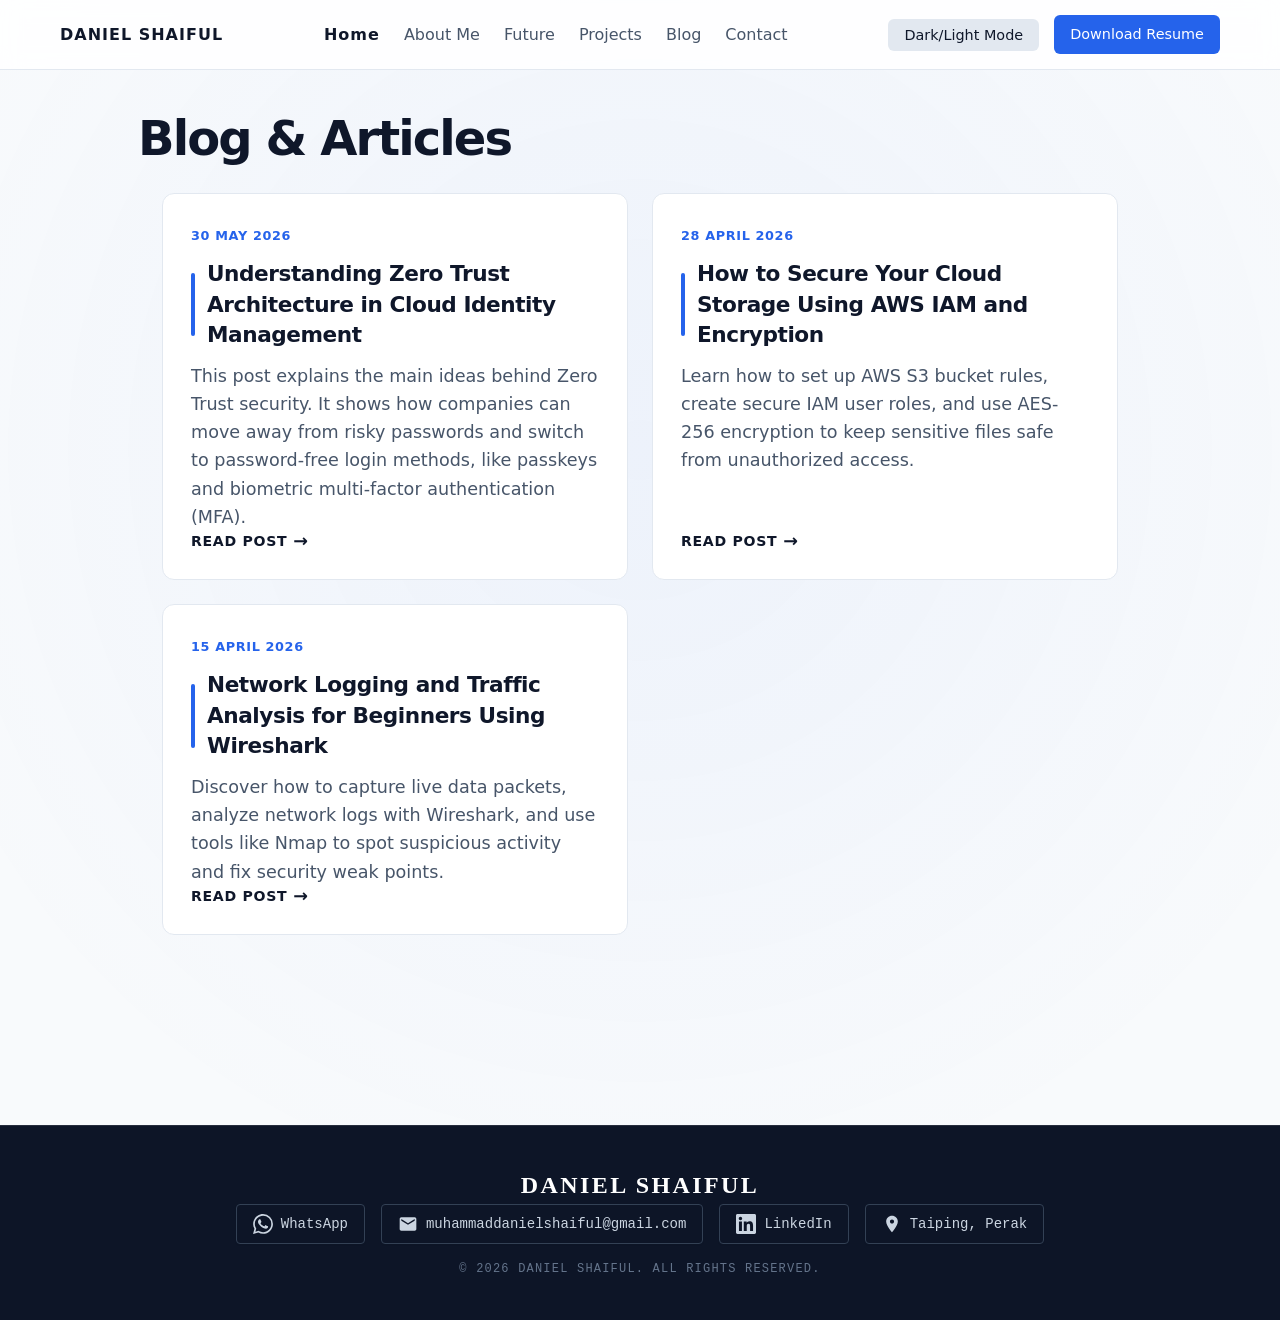
<file: blog.html>
<!DOCTYPE html>
<html lang="en">

    <head>
        <meta charset="utf-8"/>
        <meta content="width=device-width, initial-scale=1.0" name="viewport"/>
        <title>Daniel Shaiful - Portfolio</title>
        <link rel="stylesheet" href="style.css"/>
    </head>

    <body>

        <nav>
            <div class="nav-container">
                <a href="index.html" class="logo">DANIEL SHAIFUL</a>
                <button class="menu-toggle" id="menuToggleBtn">☰</button>

                <!-- Desktop Navigation Menu-->
                <ul>
                    <li><a href="index.html">Home</a></li>
                    <li><a href="about.html">About Me</a></li>
                    <li><a href="future.html">Future</a></li>
                    <li><a href="projects.html">Projects</a></li>
                    <li><a href="blog.html">Blog</a></li>
                    <li><a href="contact.html">Contact</a></li>
                </ul>

                <!-- Right Side: Dark/Light Mode Toggle and Resume Download -->
                <div class="nav-actions">
                    <button id="themeToggleBtn">Dark/Light Mode</button>
                    <a href="RESUME_MUHAMMAD_DANIEL_BIN_MOHD_SHAIFUL_AZHARI_UNISZA_.pdf" download>Download Resume</a>
                </div>
            </div>
            
            <!-- Mobile Navigation Menu -->
            <div id="mobileMenu" style="display: none;">
                <button class="mobile-theme-toggle" id="mobileThemeToggleBtn">Dark/Light Mode</button>
                <a href="index.html">Home</a>
                <a href="about.html">About Me</a>
                <a href="future.html">Future</a>
                <a href="projects.html">Projects</a>
                <a href="blog.html">Blog</a>
                <a href="contact.html">Contact</a>
                <a href="RESUME_MUHAMMAD_DANIEL_BIN_MOHD_SHAIFUL_AZHARI_UNISZA_.pdf" download>Download Resume</a>
            </div>
        </nav>

        <main>
            <!-- Header/Hero Intro Section -->
            <section id="blog-hero">
                <h1>Blog & Articles</h1>
            
            <!-- Blog Posts Archive Grid Section -->
            <section id="blog-archive" class="blog-container">
                <div class="blog-posts-grid">
                    
                    <!-- Article 1 -->
                    <article id="post-1" class="blog-card">
                        <div class="blog-card-meta">
                            <time class="post-date" datetime="2026-05-13">30 May 2026</time>
                        </div>
                        <h2 class="post-title">Understanding Zero Trust Architecture in Cloud Identity Management</h2>
                        <p class="post-excerpt">This post explains the main ideas behind Zero Trust security. It shows how companies can move away from risky passwords and switch to password-free login methods, like passkeys and biometric multi-factor authentication (MFA).</p>
                        
                        <button type="button" class="read-post-btn btn-read-more">Read Post</button>
                        
                        <!-- Hidden Expanded Body Container for JS Modal/Toggle Extraction -->
                        <div class="full-content" style="display: none;">
                            <p>
                                When I was selecting a focus area for my Final Year Project (FYP), I wanted to tackle a critical flaw in modern corporate networks: 
                                <strong>the reliance on weak, easily compromised password systems</strong>. 
                                With cloud infrastructure expanding rapidly, traditional perimeter security is no longer enough to keep malicious actors out.
                            </p>
                            <p>
                                Researching modern authorization structures led me straight to the core philosophy of
                                <strong>Zero Trust: "Never Trust, Always Verify."</strong> 
                                Instead of assuming everything inside a network is safe, a Zero Trust architecture evaluates every single access request dynamically, protecting cloud infrastructure against advanced credential attacks.
                            </p>
                            <p>
                                To put these theories into practice, I engineered a fully functioning, passwordless multi-factor authentication and authorization framework.
                                I scaled the architecture to simulate real-world enterprise constraints, executing threat modeling and vulnerability assessments to verify its resistance to interception.
                                The deployment utilizes Python backend scripts to monitor anomalies, alongside cloud tunnels for secure data routing.
                            </p>

                            <!-- RESEARCHGATE LINK PLACEMENT ACCORDING TO REQUEST -->
                            <div style="margin: 1.8rem 0 1rem 0; background: #eef2ff; padding: 1rem 1.2rem; border-radius: 1rem; display: inline-block; width: 100%; box-sizing: border-box;">
                                <p style="font-weight: 600; margin-bottom: 0.6rem;">📄 Peer-reviewed publication:</p>
                                <a href="https://www.researchgate.net/publication/389455575_Zero_Trust_and_Cloud_Identity_Building_a_Resilient_Security_Framework" target="_blank"  rel="noopener noreferrer" class="researchgate-link">
                                    <svg width="18" height="18" viewBox="0 0 24 24" fill="none" xmlns="http://www.w3.org/2000/svg" style="margin-right: 4px;">
                                        <path d="M12 2C6.48 2 2 6.48 2 12s4.48 10 10 10 10-4.48 10-10S17.52 2 12 2zm-1 14H9V8h2v8zm4 0h-2V8h2v8z" fill="currentColor"/>
                                    </svg>
                                    Zero Trust and Cloud Identity: Building a Resilient Security Framework
                                </a>
                                <p style="font-size: 0.85rem; margin-top: 0.5rem; color: #2c3e66;">ResearchGate publication | DOI / full-text access</p>
                            </div>
                            
                            <div class="post-sub-section">
                                <h3>The Zero Trust Core Setup</h3>
                                <p>Here is a quick breakdown of the primary tools and concepts I implemented to secure the authentication pipeline:</p>
                                <ul>
                                    <li>
                                        <strong>Keycloak (MFA & Passkeys):</strong>
                                        This server serves as the centralized identity provider. By removing standard passwords and relying on WebAuthn standards, users log in securely using hardware-bound passkeys and biometric validation (like fingerprints), neutralizing phishing and credential-stuffing risks.
                                    </li>
                                    <li>
                                        <strong>Docker & AWS Infrastructure:</strong>
                                        The entire identity framework is containerized using Docker to ensure environment isolation and secure, repeatable deployments across Amazon Web Services (AWS) infrastructure environments.
                                    </li>
                                    <li>
                                        <strong>Cloudflare Tunnel:</strong>
                                        To safely expose the authentication services without opening risky, public inbound firewall ports, I set up Cloudflare Tunnels. This establishes a secure, encrypted outbound connection directly to the edge network, minimizing the overall attack surface.
                                    </li>
                                </ul>
                            </div>
                            <p>You are free to check my full project setups in the Projects section!</p>
                        </div>
                    </article>

                    <!-- Article 2 -->
                    <article id="post-2" class="blog-card">
                        <div class="blog-card-meta">
                            <time class="post-date" datetime="2026-04-28">28 April 2026</time>
                        </div>
                        <h2 class="post-title">How to Secure Your Cloud Storage Using AWS IAM and Encryption</h2>
                        <p class="post-excerpt">Learn how to set up AWS S3 bucket rules, create secure IAM user roles, and use AES-256 encryption to keep sensitive files safe from unauthorized access.</p>
                        
                        <button type="button" class="read-post-btn btn-read-more">Read Post</button>
                        
                        <div class="full-content" style="display: none;">
                            <p>
                                Cloud storage is incredibly convenient, but a single misconfiguration can expose sensitive enterprise data to the entire public internet. 
                                To explore how to solve this issue, I worked on a personal project to deploy an independent, hyper-secure file-sharing cloud platform.
                            </p>
                            <p>
                                The foundation relies on <strong>Amazon Web Services (AWS) S3</strong> buckets combined with strict <strong>Identity and Access Management (IAM)</strong> policies. 
                                By default, public access to the storage must be completely blocked. Access permissions should follow the Principle of Least Privilege, ensuring that users or connected services only get the absolute minimum access required to complete their tasks.
                            </p>

                            <!-- RESEARCHGATE LINK PLACEMENT ACCORDING TO REQUEST -->
                            <div style="margin: 1.8rem 0 1rem 0; background: #eef2ff; padding: 1rem 1.2rem; border-radius: 1rem; display: inline-block; width: 100%; box-sizing: border-box;">
                                <p style="font-weight: 600; margin-bottom: 0.6rem;">📄 Peer-reviewed publication:</p>
                                <a href="https://www.researchgate.net/publication/365210728_CLOUD_SECURITY_WITH_AWS" target="_blank"  rel="noopener noreferrer" class="researchgate-link">
                                    <svg width="18" height="18" viewBox="0 0 24 24" fill="none" xmlns="http://www.w3.org/2000/svg" style="margin-right: 4px;">
                                        <path d="M12 2C6.48 2 2 6.48 2 12s4.48 10 10 10 10-4.48 10-10S17.52 2 12 2zm-1 14H9V8h2v8zm4 0h-2V8h2v8z" fill="currentColor"/>
                                    </svg>
                                    Cloud Security with AWS
                                </a>
                                <p style="font-size: 0.85rem; margin-top: 0.5rem; color: #2c3e66;">ResearchGate publication | DOI / full-text access</p>
                            </div>

                            <div class="post-sub-section">
                                <h3>Implementing Server-Side Encryption and Governance</h3>
                                <p>To protect data both while traveling across the network and while stored on disk, I set up the following layers of security:</p>
                                <ul>
                                    <li>
                                        <strong>Data Encryption (AES-256):</strong> 
                                        All files stored within the cloud bucket are encrypted using server-side AES-256 encryption standards. Even if a bad actor manages to physically access the underlying storage disks, the data remains unreadable text without the proper decryption keys.
                                    </li>
                                    <li>
                                        <strong>Link Security Controls:</strong> 
                                        When files are shared externally, the application enforces automated link expiry timelines, custom password protections, and strict download restrictions to maintain continuous data ownership.
                                    </li>
                                </ul>
                            </div>
                            <p>Building this environment highlights how proper data governance configurations can successfully stop unauthorized cloud data exfiltration.</p>
                        </div>
                    </article>

                    <!-- Article 3 -->
                    <article id="post-3" class="blog-card">
                        <div class="blog-card-meta">
                            <time class="post-date" datetime="2026-04-15">15 April 2026</time>
                        </div>
                        <h2 class="post-title">Network Logging and Traffic Analysis for Beginners Using Wireshark</h2>
                        <p class="post-excerpt">Discover how to capture live data packets, analyze network logs with Wireshark, and use tools like Nmap to spot suspicious activity and fix security weak points.</p>
                        
                        <button type="button" class="read-post-btn btn-read-more">Read Post</button>
                        
                        <div class="full-content" style="display: none;">
                            <p>
                                Every activity on a computer network leaves a digital footprint. As an aspiring Cloud SOC Analyst, learning how to read these footprints through packet analysis is one of the most critical skills you can develop to trace network intrusions.
                            </p>
                            <p>
                                Using <strong>Wireshark</strong>, an industry-standard network protocol analyzer, you can intercept and view live data traffic running across a network line. 
                                This lets you look deep into network packets to see exactly what applications are doing, track communication protocols (like TCP/IP, DNS, or HTTP), and isolate malicious anomalies.
                            </p>

                            <!-- RESEARCHGATE LINK PLACEMENT ACCORDING TO REQUEST -->
                            <div style="margin: 1.8rem 0 1rem 0; background: #eef2ff; padding: 1rem 1.2rem; border-radius: 1rem; display: inline-block; width: 100%; box-sizing: border-box;">
                                <p style="font-weight: 600; margin-bottom: 0.6rem;">📄 Peer-reviewed publication:</p>
                                <a href="https://www.researchgate.net/publication/376967525_Network_Traffic_Analysis_Using_Wireshark" target="_blank"  rel="noopener noreferrer" class="researchgate-link">
                                    <svg width="18" height="18" viewBox="0 0 24 24" fill="none" xmlns="http://www.w3.org/2000/svg" style="margin-right: 4px;">
                                        <path d="M12 2C6.48 2 2 6.48 2 12s4.48 10 10 10 10-4.48 10-10S17.52 2 12 2zm-1 14H9V8h2v8zm4 0h-2V8h2v8z" fill="currentColor"/>
                                    </svg>
                                    Network Traffic Analysis Using Wireshark
                                </a>
                                <p style="font-size: 0.85rem; margin-top: 0.5rem; color: #2c3e66;">ResearchGate publication | DOI / full-text access</p>
                            </div>

                            <div class="post-sub-section">
                                <h3>Key Steps for Basic Network Monitoring</h3>
                                <p>When analyzing a network for security vulnerabilities, a standard monitoring workflow usually follows these phases:</p>
                                <ul>
                                    <li>
                                        <strong>Network Reconnaissance (Nmap):</strong> 
                                        Before looking at individual packets, use Nmap to scan your network environment. This helps you map active devices, discover open communication ports, and detect unauthorized active systems.
                                    </li>
                                    <li>
                                        <strong>Traffic Filtering & Triage:</strong> 
                                        A live network generates thousands of log entries every second. Learning to apply specific display filters in Wireshark—such as tracking suspicious IP addresses or detecting unusual TCP handshake flags—helps security analysts quickly cut through false alarms to spot actual threats.
                                    </li>
                                </ul>
                            </div>
                            <p>Mastering these foundational packet-hunting techniques is a massive advantage when preparing for practical industry challenges or cybersecurity hackathons.</p>
                        </div>
                    </article>
                </div>
            </section>
        </main>

        <!-- Fully Restored and Aligned Footer -->
        <footer class="daniel-footer">
            <h2 class="footer-title">DANIEL SHAIFUL</h2>
            
            <div class="footer-socials-row">
                <a href="https://wa.me/60134309447?text=Hi%20Daniel" target="_blank" class="footer-card card-whatsapp">
                    <svg class="footer-svg" viewBox="0 0 24 24" xmlns="http://www.w3.org/2000/svg">
                        <path d="M17.472 14.382c-.297-.149-1.758-.867-2.03-.967-.273-.099-.471-.148-.67.15-.197.297-.767.966-.94 1.164-.173.199-.347.223-.644.075-.297-.15-1.255-.463-2.39-1.475-.883-.788-1.48-1.761-1.653-2.059-.173-.297-.018-.458.13-.606.134-.133.298-.347.446-.52.149-.174.198-.298.298-.497.099-.198.05-.371-.025-.52-.075-.149-.669-1.612-.916-2.207-.242-.579-.487-.5-.669-.51h-.573c-.199 0-.52.074-.792.372-.272.297-1.04 1.016-1.04 2.479 0 1.462 1.065 2.875 1.213 3.074.149.198 2.096 3.2 5.077 4.487.709.306 1.262.489 1.694.625.712.227 1.36.195 1.871.118.571-.085 1.758-.719 2.006-1.413.248-.694.248-1.289.173-1.413-.074-.124-.272-.198-.57-.347m-5.421 7.403h-.004a9.87 9.87 0 01-5.031-1.378l-.361-.214-3.741.982.998-3.648-.235-.374a9.86 9.86 0 01-1.51-5.26c.001-5.45 4.436-9.884 9.888-9.884 2.64 0 5.122 1.03 6.988 2.898a9.825 9.825 0 012.893 6.994c-.003 5.45-4.437 9.884-9.885 9.884m8.413-18.297A11.815 11.815 0 0012.05 0C5.495 0 .16 5.335.157 11.892c0 2.096.547 4.142 1.588 5.945L.057 24l6.305-1.654a11.882 11.882 0 005.683 1.448h.005c6.554 0 11.89-5.335 11.893-11.893a11.821 11.821 0 00-3.48-8.413Z"/>
                    </svg>
                    WhatsApp
                </a>

                <a href="mailto:muhammaddanielshaiful@gmail.com" class="footer-card card-email">
                    <svg class="footer-svg" viewBox="0 0 24 24" xmlns="http://www.w3.org/2000/svg">
                        <path d="M20 4H4c-1.1 0-1.99.9-1.99 2L2 18c0 1.1.9 2 2 2h16c1.1 0 2-.9 2-2V6c0-1.1-.9-2-2-2zm0 4l-8 5-8-5V6l8 5 8-5v2z"/>
                    </svg>
                    <span>muhammaddanielshaiful@gmail.com</span>
                </a>

                <a href="https://www.linkedin.com/in/muhammad-daniel-shaiful-azhari-9b5b26341" target="_blank" class="footer-card card-linkedin">
                    <svg class="footer-svg" viewBox="0 0 24 24" xmlns="http://www.w3.org/2000/svg">
                        <path d="M20.447 20.452h-3.554v-5.569c0-1.328-.027-3.037-1.852-3.037-1.853 0-2.136 1.445-2.136 2.939v5.667H9.351V9h3.414v1.561h.046c.477-.9 1.637-1.85 3.37-1.85 3.601 0 4.267 2.37 4.267 5.455v6.286zM5.337 7.433c-1.144 0-2.063-.926-2.063-2.065 0-1.138.92-2.063 2.063-2.063 1.14 0 2.064.925 2.064 2.063 0 1.139-.925 2.065-2.064 2.065zm1.782 13.019H3.555V9h3.564v11.452zM22.225 0H1.771C.792 0 0 .774 0 1.729v20.542C0 23.227.792 24 1.771 24h20.451C23.2 24 24 23.227 24 22.271V1.729C24 .774 23.2 0 22.222 0h.003z"/>
                    </svg>
                    LinkedIn
                </a>

                <a href="https://www.google.com/maps/place/Taiping,+Perak/@5.2957955,100.3574077,721332m/data=!3m1!1e3!4m6!3m5!1s0x31caae5495f2bee9:0x867dd409a89a1da6!8m2!3d4.8525853!4d100.742379!16zL20vMDY3dmRn?entry=ttu&g_ep=EgoyMDI2MDUwMi4wIKXMDSoASAFQAw%3D%3D" target="_blank" class="footer-card card-location">
                    <svg class="footer-svg" viewBox="0 0 24 24" xmlns="http://www.w3.org/2000/svg">
                        <path d="M12 2C8.13 2 5 5.13 5 9c0 5.25 7 13 7 13s7-7.75 7-13c0-3.87-3.13-7-7-7zm0 9.5c-1.38 0-2.5-1.12-2.5-2.5s1.12-2.5 2.5-2.5 2.5 1.12 2.5 2.5-1.12 2.5-2.5 2.5z"/>
                    </svg>
                    Taiping, Perak
                </a>
            </div>
            
            <div class="footer-copyright">© 2026 DANIEL SHAIFUL. ALL RIGHTS RESERVED.</div>
        </footer>

        <script src="script.js"></script>
        
        <!-- Aligned Dynamic Post Overlay Modal -->
        <div id="articleModal" style="display: none;">
    <div id="modalBox">
        <button id="closeModalBtn" aria-label="Close modal">&times;</button>
        <div class="modal-content-area">
            <span id="modalDate"></span>
            <h2 id="modalTitle"></h2>
            <div id="modalBody"></div>
        </div>
    </div>
</div>
    </body>
</html>
</file>
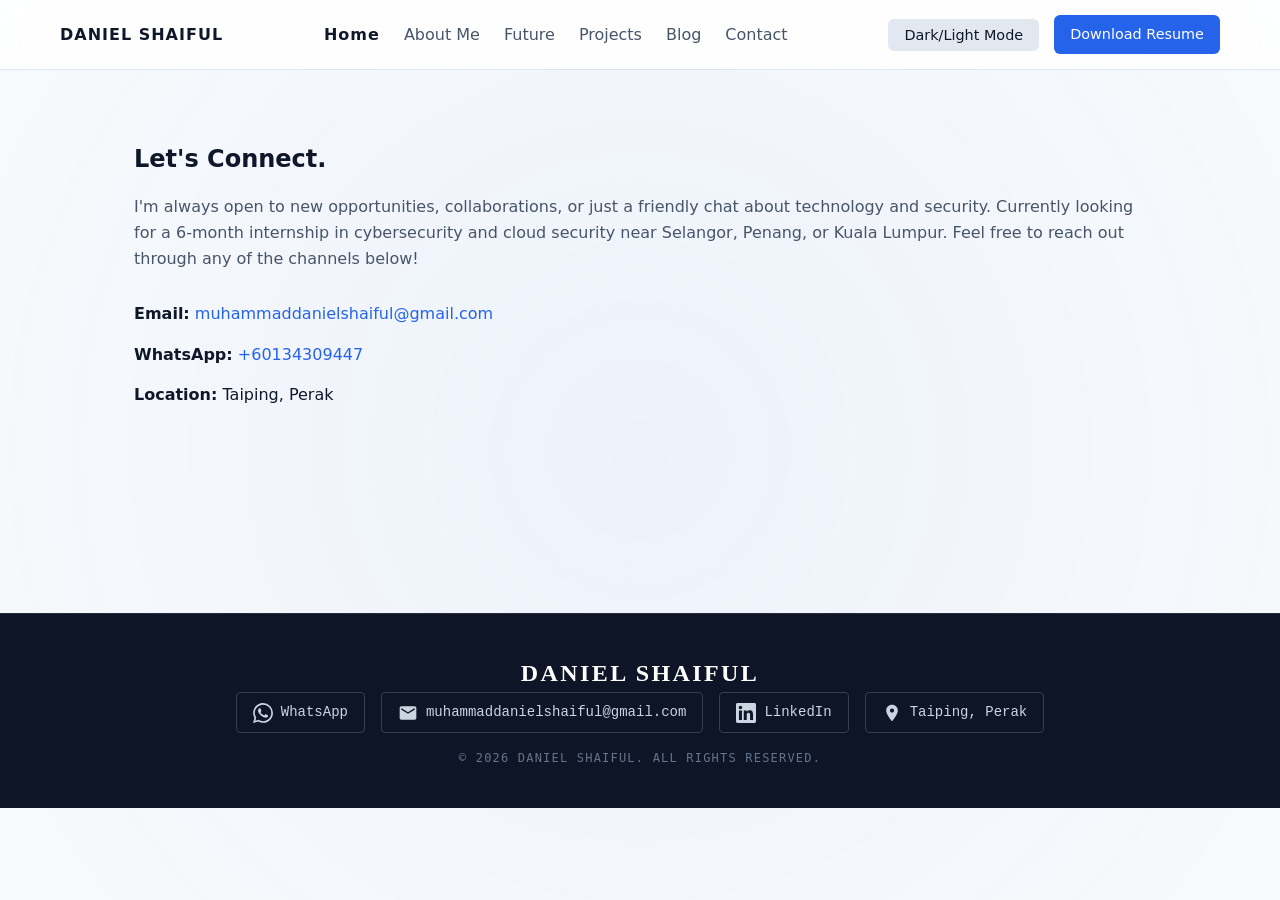
<file: contact.html>
<!DOCTYPE html>
<html lang="en">

    <head>
        <meta charset="utf-8"/>
        <meta content="width=device-width, initial-scale=1.0" name="viewport"/>
        <title>Daniel Shaiful - Portfolio</title>
        <link rel="stylesheet" href="style.css"/>
    </head>

    <body>

        <nav>
            <div class="nav-container">
                <a href="index.html" class="logo">DANIEL SHAIFUL</a>
                <button class="menu-toggle" id="menuToggleBtn">☰</button>

                <!-- Desktop Navigation Menu-->
                <ul>
                    <li><a href="index.html">Home</a></li>
                    <li><a href="about.html">About Me</a></li>
                    <li><a href="future.html">Future</a></li>
                    <li><a href="projects.html">Projects</a></li>
                    <li><a href="blog.html">Blog</a></li>
                    <li><a href="contact.html">Contact</a></li>
                </ul>

                <!-- Right Side: Dark/Light Mode Toggle and Resume Download -->
                <div class="nav-actions">
                    <button id="themeToggleBtn">Dark/Light Mode</button>
                    <a href="RESUME_MUHAMMAD_DANIEL_BIN_MOHD_SHAIFUL_AZHARI_UNISZA_.pdf" download>Download Resume</a>
                </div>
            </div>
            
            <!-- Mobile Navigation Menu -->
            <div id="mobileMenu" style="display: none;">
                <button class="mobile-theme-toggle" id="mobileThemeToggleBtn">Dark/Light Mode</button>
                <a href="index.html">Home</a>
                <a href="about.html">About Me</a>
                <a href="future.html">Future</a>
                <a href="projects.html">Projects</a>
                <a href="blog.html">Blog</a>
                <a href="contact.html">Contact</a>
                <a href="RESUME_MUHAMMAD_DANIEL_BIN_MOHD_SHAIFUL_AZHARI_UNISZA_.pdf" download>Download Resume</a>
            </div>
        </nav>

        <main>
            <section id="contact-hero">
                <div class="contact-container">
                    <h1>Let's Connect.</h1>
                    <p class="contact-lead">
                        I'm always open to new opportunities, collaborations, or just a friendly chat about technology and security. Currently looking for a 6-month internship in cybersecurity and cloud security near Selangor, Penang, or Kuala Lumpur. Feel free to reach out through any of the channels below!
                    </p>
                    
                    <div class="contact-details-list" style="margin-top: 30px;">
                        <div style="margin-bottom: 15px;">
                            <span style="font-weight: bold;">Email:</span>
                            <a href="mailto:muhammaddanielshaiful@gmail.com" target="_blank">muhammaddanielshaiful@gmail.com</a>
                        </div>
                        <div style="margin-bottom: 15px;">
                            <span style="font-weight: bold;">WhatsApp:</span>
                            <a href="https://wa.me/60134309447?text=Hi%20Daniel,%20I'm%20interested%20to%20contact%20you" target="_blank">+60134309447</a>
                        </div>
                        <div style="margin-bottom: 15px;">
                            <span style="font-weight: bold;">Location:</span>
                            <span>Taiping, Perak</span>
                        </div>
                    </div>
                    
                </div>
            </section>
        </main>

        <footer class="daniel-footer">
            <h2 class="footer-title">DANIEL SHAIFUL</h2>
            
            <div class="footer-socials-row">
                <a href="https://wa.me/60134309447?text=Hi%20Daniel,%20I'm%20interested%20to%20contact%20you" target="_blank" class="footer-card card-whatsapp">
                    <svg class="footer-svg" viewBox="0 0 24 24" xmlns="http://www.w3.org/2000/svg">
                        <path d="M17.472 14.382c-.297-.149-1.758-.867-2.03-.967-.273-.099-.471-.148-.67.15-.197.297-.767.966-.94 1.164-.173.199-.347.223-.644.075-.297-.15-1.255-.463-2.39-1.475-.883-.788-1.48-1.761-1.653-2.059-.173-.297-.018-.458.13-.606.134-.133.298-.347.446-.52.149-.174.198-.298.298-.497.099-.198.05-.371-.025-.52-.075-.149-.669-1.612-.916-2.207-.242-.579-.487-.5-.669-.51h-.573c-.199 0-.52.074-.792.372-.272.297-1.04 1.016-1.04 2.479 0 1.462 1.065 2.875 1.213 3.074.149.198 2.096 3.2 5.077 4.487.709.306 1.262.489 1.694.625.712.227 1.36.195 1.871.118.571-.085 1.758-.719 2.006-1.413.248-.694.248-1.289.173-1.413-.074-.124-.272-.198-.57-.347m-5.421 7.403h-.004a9.87 9.87 0 01-5.031-1.378l-.361-.214-3.741.982.998-3.648-.235-.374a9.86 9.86 0 01-1.51-5.26c.001-5.45 4.436-9.884 9.888-9.884 2.64 0 5.122 1.03 6.988 2.898a9.825 9.825 0 012.893 6.994c-.003 5.45-4.437 9.884-9.885 9.884m8.413-18.297A11.815 11.815 0 0012.05 0C5.495 0 .16 5.335.157 11.892c0 2.096.547 4.142 1.588 5.945L.057 24l6.305-1.654a11.882 11.882 0 005.683 1.448h.005c6.554 0 11.89-5.335 11.893-11.893a11.821 11.821 0 00-3.48-8.413Z"/>
                    </svg>
                    WhatsApp
                </a>

                <a href="mailto:muhammaddanielshaiful@gmail.com" class="footer-card card-email">
                    <svg class="footer-svg" viewBox="0 0 24 24" xmlns="http://www.w3.org/2000/svg">
                        <path d="M20 4H4c-1.1 0-1.99.9-1.99 2L2 18c0 1.1.9 2 2 2h16c1.1 0 2-.9 2-2V6c0-1.1-.9-2-2-2zm0 4l-8 5-8-5V6l8 5 8-5v2z"/>
                    </svg>
                    <span>muhammaddanielshaiful@gmail.com</span>
                </a>

                <a href="https://www.linkedin.com/in/muhammad-daniel-shaiful-azhari-9b5b26341" target="_blank" class="footer-card card-linkedin">
                    <svg class="footer-svg" viewBox="0 0 24 24" xmlns="http://www.w3.org/2000/svg">
                        <path d="M20.447 20.452h-3.554v-5.569c0-1.328-.027-3.037-1.852-3.037-1.853 0-2.136 1.445-2.136 2.939v5.667H9.351V9h3.414v1.561h.046c.477-.9 1.637-1.85 3.37-1.85 3.601 0 4.267 2.37 4.267 5.455v6.286zM5.337 7.433c-1.144 0-2.063-.926-2.063-2.065 0-1.138.92-2.063 2.063-2.063 1.14 0 2.064.925 2.064 2.063 0 1.139-.925 2.065-2.064 2.065zm1.782 13.019H3.555V9h3.564v11.452zM22.225 0H1.771C.792 0 0 .774 0 1.729v20.542C0 23.227.792 24 1.771 24h20.451C23.2 24 24 23.227 24 22.271V1.729C24 .774 23.2 0 22.222 0h.003z"/>
                    </svg>
                    LinkedIn
                </a>

                <a href="https://www.google.com/maps/place/Taiping,+Perak/@5.2957955,100.3574077,721332m/data=!3m1!1e3!4m6!3m5!1s0x31caae5495f2bee9:0x867dd409a89a1da6!8m2!3d4.8525853!4d100.742379!16zL20vMDY3dmRn?entry=ttu&g_ep=EgoyMDI2MDUwMi4wIKXMDSoASAFQAw%3D%3D" target="_blank" class="footer-card card-location">
                    <svg class="footer-svg" viewBox="0 0 24 24" xmlns="http://www.w3.org/2000/svg">
                        <path d="M12 2C8.13 2 5 5.13 5 9c0 5.25 7 13 7 13s7-7.75 7-13c0-3.87-3.13-7-7-7zm0 9.5c-1.38 0-2.5-1.12-2.5-2.5s1.12-2.5 2.5-2.5 2.5 1.12 2.5 2.5-1.12 2.5-2.5 2.5z"/>
                    </svg>
                    Taiping, Perak
                </a>
            </div>
            
            <div class="footer-copyright">© 2026 DANIEL SHAIFUL. ALL RIGHTS RESERVED.</div>
        </footer>

        <script src="script.js"></script>
    </body>
</html>
</file>
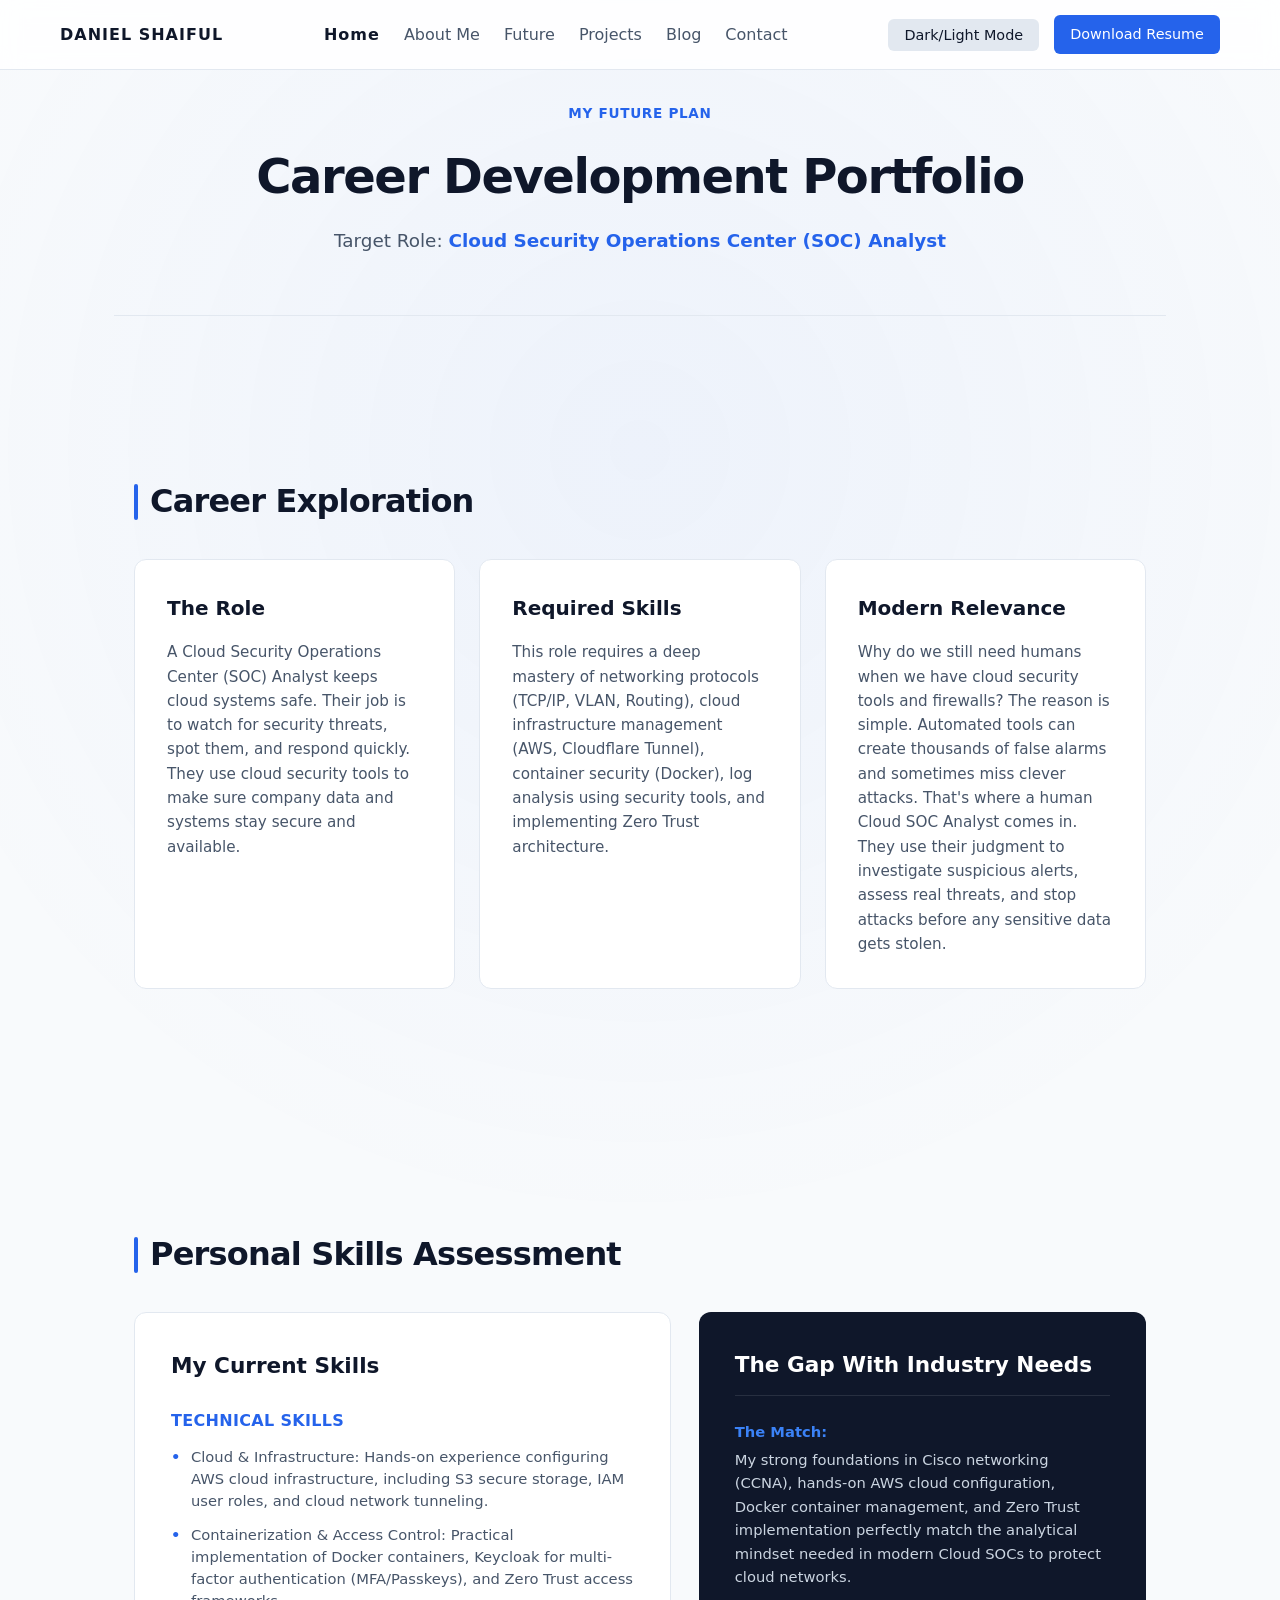
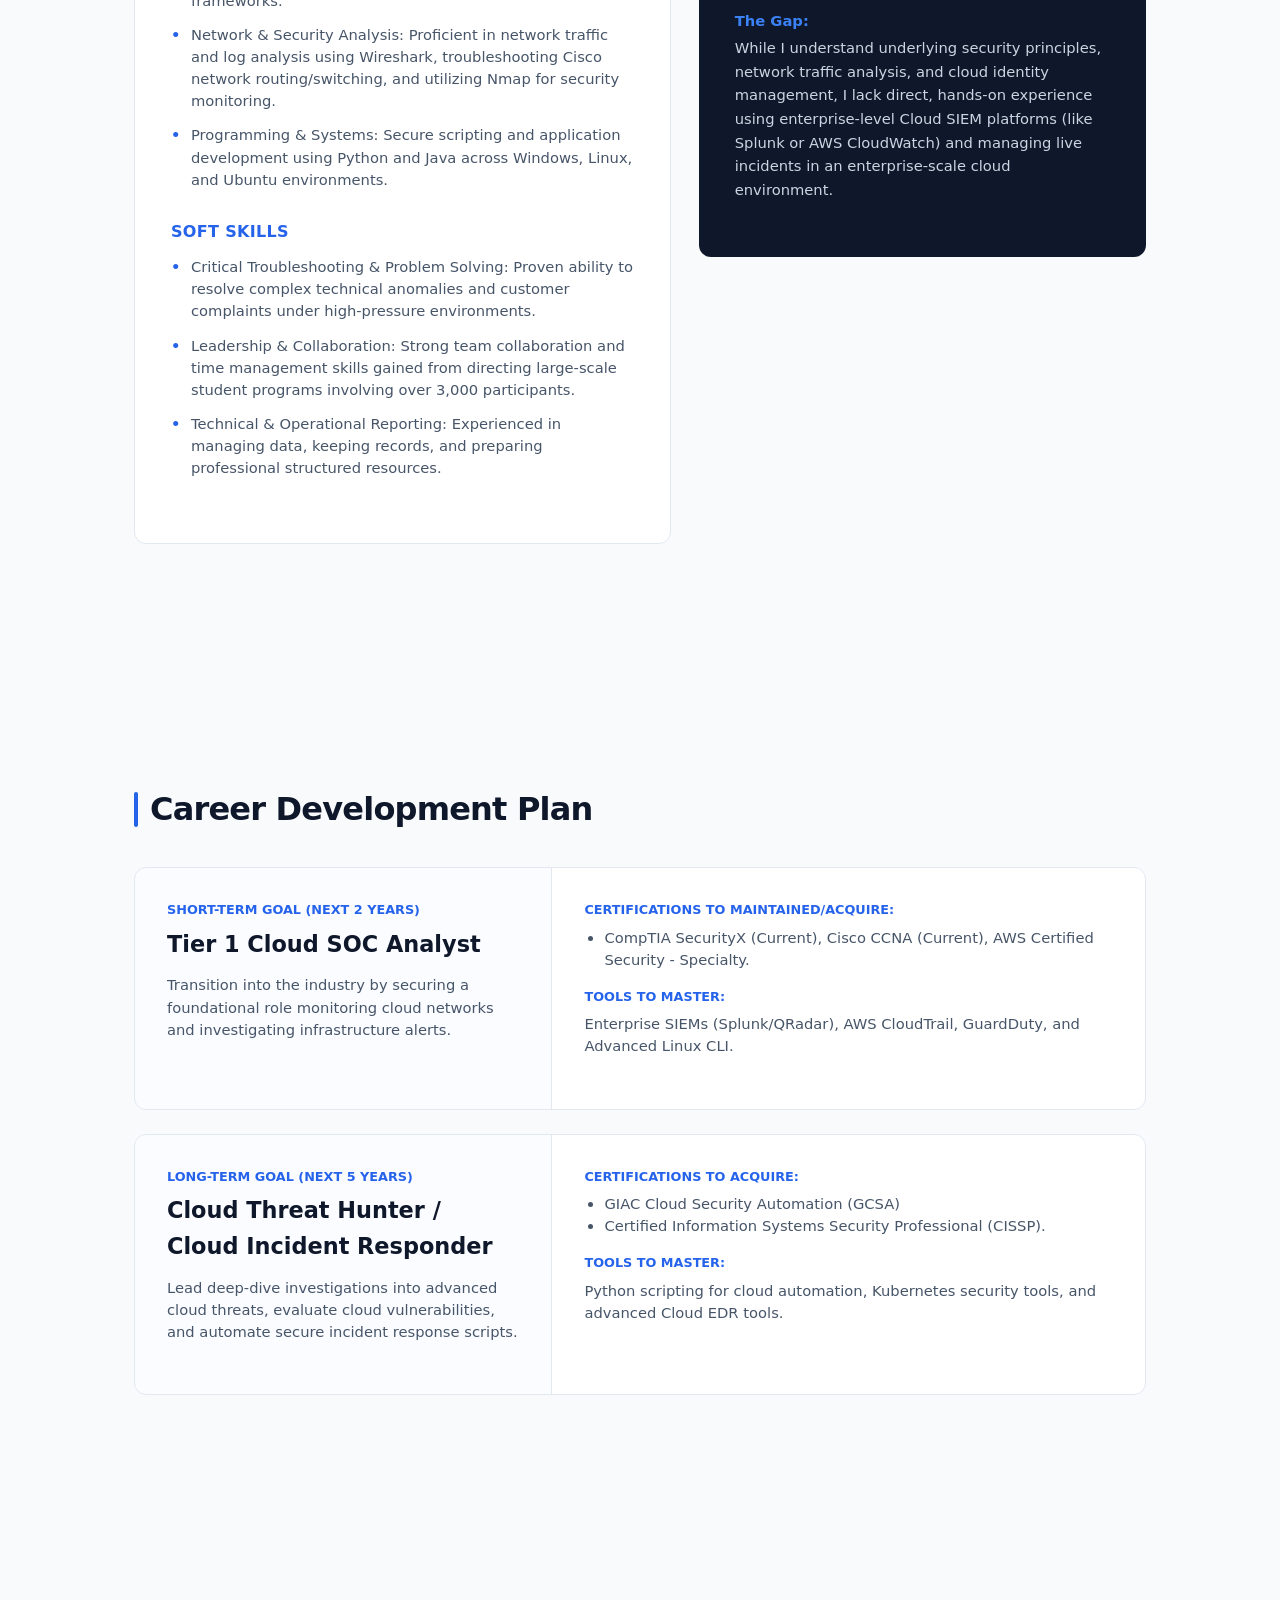
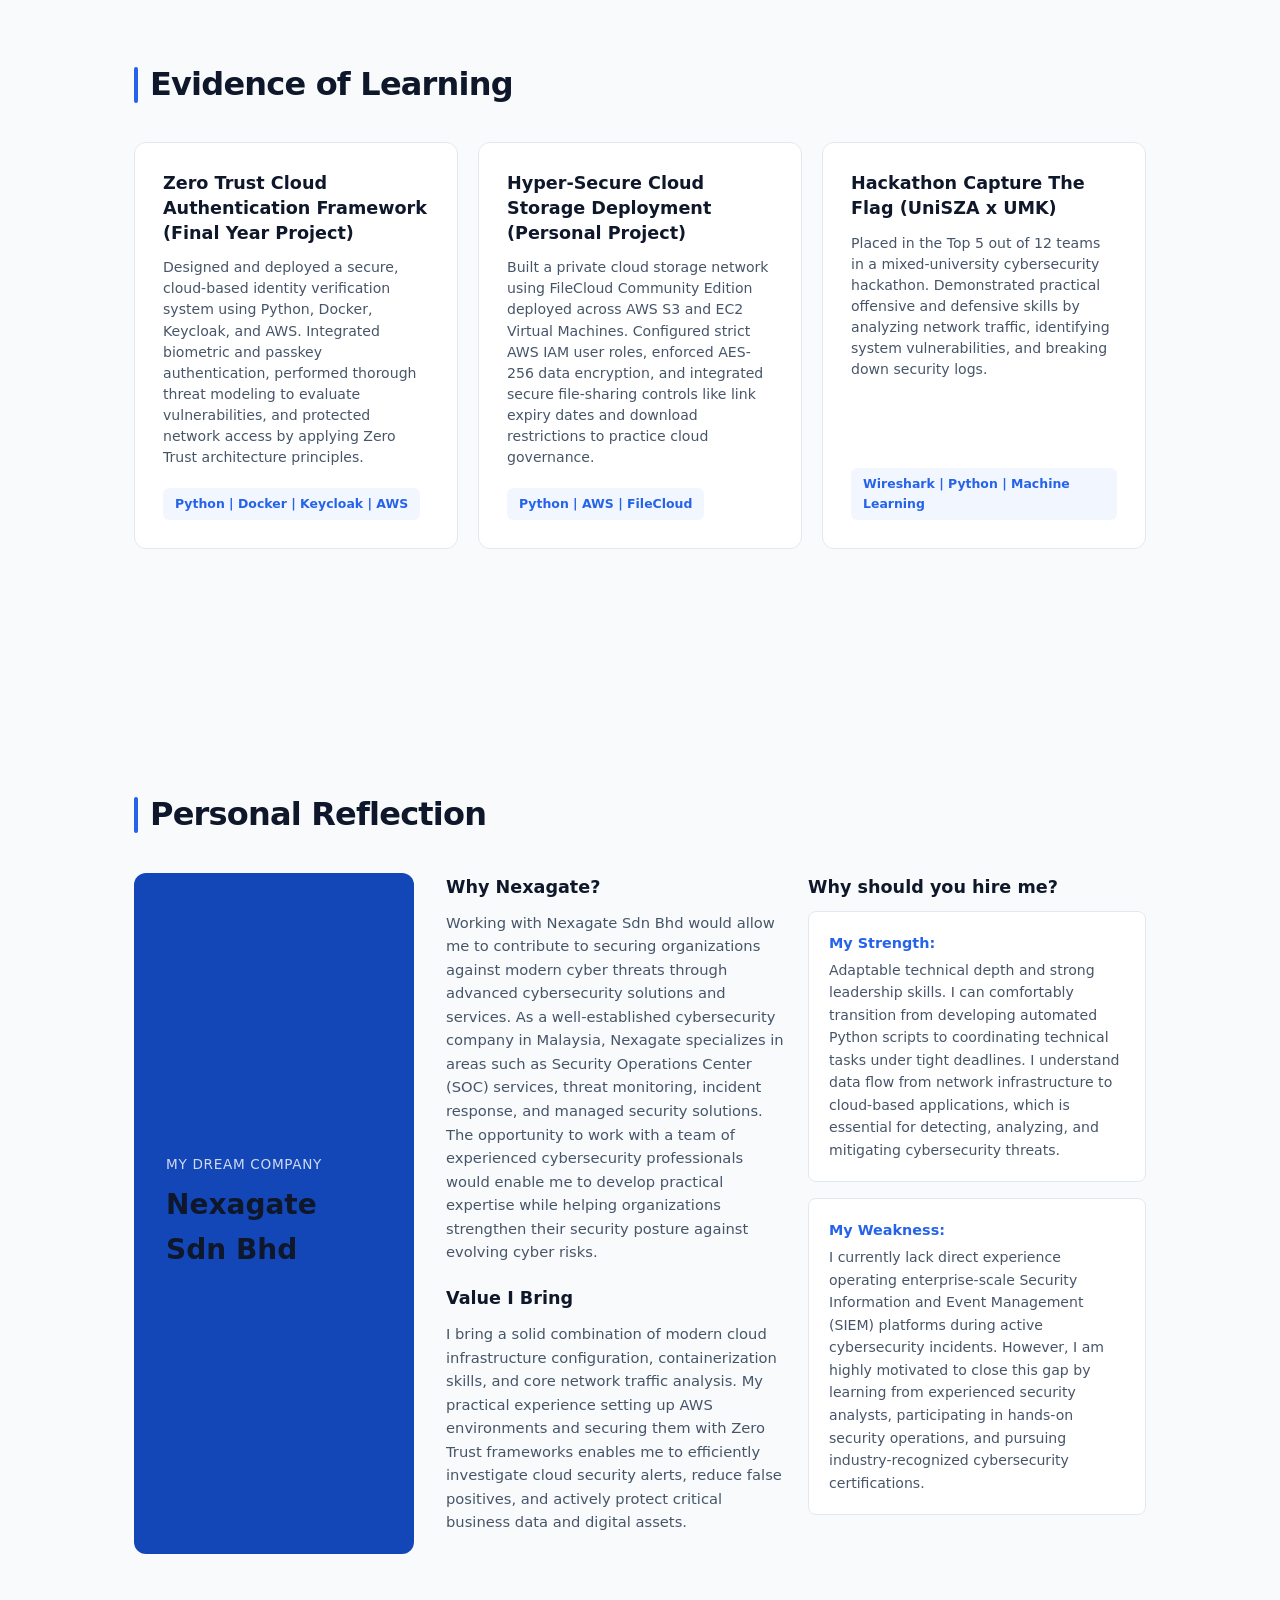
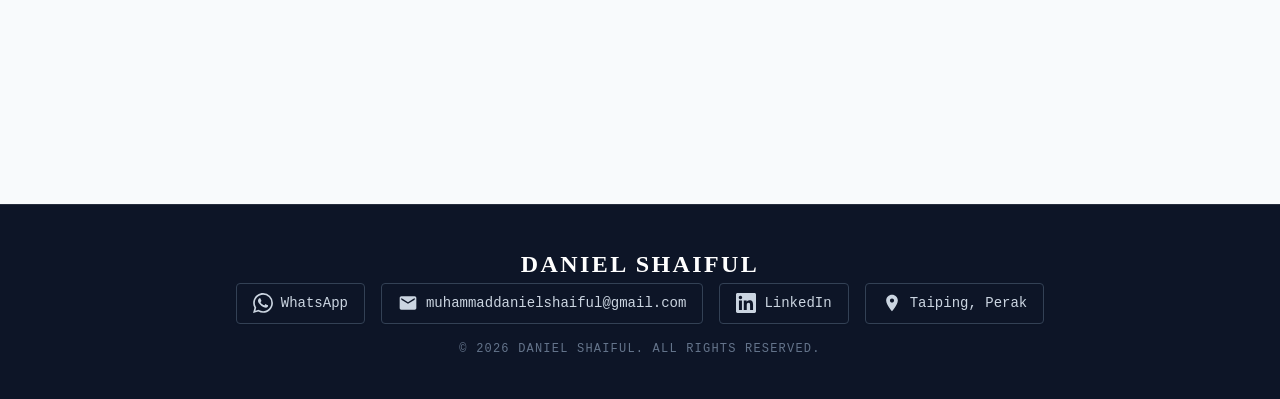
<file: future.html>
<!DOCTYPE html>
<html lang="en">

    <head>
        <meta charset="utf-8"/>
        <meta content="width=device-width, initial-scale=1.0" name="viewport"/>
        <title>Daniel Shaiful - Portfolio</title>
        <link rel="stylesheet" href="style.css"/>
    </head>

    <body>

        <nav>
            <div class="nav-container">
                <a href="index.html" class="logo">DANIEL SHAIFUL</a>
                <button class="menu-toggle" id="menuToggleBtn">☰</button>

                <!-- Desktop Navigation Menu-->
                <ul>
                    <li><a href="index.html">Home</a></li>
                    <li><a href="about.html">About Me</a></li>
                    <li><a href="future.html">Future</a></li>
                    <li><a href="projects.html">Projects</a></li>
                    <li><a href="blog.html">Blog</a></li>
                    <li><a href="contact.html">Contact</a></li>
                </ul>

                <!-- Right Side: Dark/Light Mode Toggle and Resume Download -->
                <div class="nav-actions">
                    <button id="themeToggleBtn">Dark/Light Mode</button>
                    <a href="RESUME_MUHAMMAD_DANIEL_BIN_MOHD_SHAIFUL_AZHARI_UNISZA_.pdf" download>Download Resume</a>
                </div>
            </div>
            
            <!-- Mobile Navigation Menu -->
            <div id="mobileMenu" style="display: none;">
                <button class="mobile-theme-toggle" id="mobileThemeToggleBtn">Dark/Light Mode</button>
                <a href="index.html">Home</a>
                <a href="about.html">About Me</a>
                <a href="future.html">Future</a>
                <a href="projects.html">Projects</a>
                <a href="blog.html">Blog</a>
                <a href="contact.html">Contact</a>
                <a href="RESUME_MUHAMMAD_DANIEL_BIN_MOHD_SHAIFUL_AZHARI_UNISZA_.pdf" download>Download Resume</a>
            </div>
        </nav>

        <main>
            <section id="hero">
                <span>My Future Plan</span>
                <h1>Career Development Portfolio</h1>
                <p>Target Role: <strong>Cloud Security Operations Center (SOC) Analyst</strong></p>
            </section>

            <section id="exploration">
                <h2>Career Exploration</h2>
                <div>
                    <div>
                        <h3>The Role</h3>
                    <p>A Cloud Security Operations Center (SOC) Analyst keeps cloud systems safe. Their job is to watch for security threats, spot them, and respond quickly. They use cloud security tools to make sure company data and systems stay secure and available.</p>                    </div>
                    <div>
                        <h3>Required Skills</h3>
                        <p>This role requires a deep mastery of networking protocols (TCP/IP, VLAN, Routing), cloud infrastructure management (AWS, Cloudflare Tunnel), container security (Docker), log analysis using security tools, and implementing Zero Trust architecture.</p>
                    </div>
                    <div>
                        <h3>Modern Relevance</h3>
                        <p>Why do we still need humans when we have cloud security tools and firewalls? The reason is simple. Automated tools can create thousands of false alarms and sometimes miss clever attacks. That's where a human Cloud SOC Analyst comes in. They use their judgment to investigate suspicious alerts, assess real threats, and stop attacks before any sensitive data gets stolen.</p>
                    </div>
                </div>
            </section>

            <section id="assessment">
                <h2>Personal Skills Assessment</h2>
                <div>
                    <div>
                        <h3>My Current Skills</h3>
                        <div>
                            <h4>Technical Skills</h4>
                            <ul>
                                <li>Cloud & Infrastructure: Hands-on experience configuring AWS cloud infrastructure, including S3 secure storage, IAM user roles, and cloud network tunneling.</li>
                                <li>Containerization & Access Control: Practical implementation of Docker containers, Keycloak for multi-factor authentication (MFA/Passkeys), and Zero Trust access frameworks.</li>
                                <li>Network & Security Analysis: Proficient in network traffic and log analysis using Wireshark, troubleshooting Cisco network routing/switching, and utilizing Nmap for security monitoring.</li>
                                <li>Programming & Systems: Secure scripting and application development using Python and Java across Windows, Linux, and Ubuntu environments.</li>
                            </ul>
                        </div>
                        <div>
                            <h4>Soft Skills</h4>
                            <ul>
                                <li>Critical Troubleshooting & Problem Solving: Proven ability to resolve complex technical anomalies and customer complaints under high-pressure environments.</li>
                                <li>Leadership & Collaboration: Strong team collaboration and time management skills gained from directing large-scale student programs involving over 3,000 participants.</li>
                                <li>Technical & Operational Reporting: Experienced in managing data, keeping records, and preparing professional structured resources.</li>
                            </ul>
                        </div>
                    </div>
                    
                    <div>
                        <h3>The Gap With Industry Needs</h3>
                        <div>
                            <p><strong>The Match:</strong> My strong foundations in Cisco networking (CCNA), hands-on AWS cloud configuration, Docker container management, and Zero Trust implementation perfectly match the analytical mindset needed in modern Cloud SOCs to protect cloud networks.</p>
                            <p><strong>The Gap:</strong> While I understand underlying security principles, network traffic analysis, and cloud identity management, I lack direct, hands-on experience using enterprise-level Cloud SIEM platforms (like Splunk or AWS CloudWatch) and managing live incidents in an enterprise-scale cloud environment.</p>
                        </div>
                    </div>
                </div>
            </section>

            <section id="plan">
                <h2>Career Development Plan</h2>
                <div>
                    <div>
                        <span>Short-Term Goal (Next 2 Years)</span>
                        <h3>Tier 1 Cloud SOC Analyst</h3>
                        <p>Transition into the industry by securing a foundational role monitoring cloud networks and investigating infrastructure alerts.</p>
                    </div>
                    <div>
                        <span>Certifications to Maintained/Acquire:</span>
                        <ul>
                            <li>CompTIA SecurityX (Current), Cisco CCNA (Current), AWS Certified Security - Specialty.</li>
                        </ul>
                        <span>Tools to Master:</span>
                        <p>Enterprise SIEMs (Splunk/QRadar), AWS CloudTrail, GuardDuty, and Advanced Linux CLI.</p>
                    </div>
                </div>
                <div>
                    <div>
                        <span>Long-Term Goal (Next 5 Years)</span>
                        <h3>Cloud Threat Hunter / Cloud Incident Responder</h3>
                        <p>Lead deep-dive investigations into advanced cloud threats, evaluate cloud vulnerabilities, and automate secure incident response scripts.</p>
                    </div>
                    <div>
                        <span>Certifications to Acquire:</span>
                        <ul>
                            <li>GIAC Cloud Security Automation (GCSA)</li>
                            <li>Certified Information Systems Security Professional (CISSP).</li>
                        </ul>
                        <span>Tools to Master:</span>
                        <p>Python scripting for cloud automation, Kubernetes security tools, and advanced Cloud EDR tools.</p>
                    </div>
                </div>
            </section>

            <section id="evidence">
                <h2>Evidence of Learning</h2>
                <div>
                    <a href="projects.html">
                        <h4>Zero Trust Cloud Authentication Framework (Final Year Project)</h4>
                        <p>Designed and deployed a secure, cloud-based identity verification system using Python, Docker, Keycloak, and AWS. Integrated biometric and passkey authentication, performed thorough threat modeling to evaluate vulnerabilities, and protected network access by applying Zero Trust architecture principles.</p>
                        <span>Python | Docker | Keycloak | AWS</span>
                    </a>
                    <a href="projects.html">
                        <h4>Hyper-Secure Cloud Storage Deployment (Personal Project)</h4>
                        <p>Built a private cloud storage network using FileCloud Community Edition deployed across AWS S3 and EC2 Virtual Machines. Configured strict AWS IAM user roles, enforced AES-256 data encryption, and integrated secure file-sharing controls like link expiry dates and download restrictions to practice cloud governance.</p>
                        <span>Python | AWS | FileCloud</span>
                    </a>
                    <a href="projects.html">
                        <h4>Hackathon Capture The Flag (UniSZA x UMK)</h4>
                        <p>Placed in the Top 5 out of 12 teams in a mixed-university cybersecurity hackathon. Demonstrated practical offensive and defensive skills by analyzing network traffic, identifying system vulnerabilities, and breaking down security logs.</p>
                        <span>Wireshark | Python | Machine Learning</span>
                    </a>
                </div>
            </section>

            <section id="reflection">
                <h2>Personal Reflection</h2>
                <div>
                    <div>
                        <span>My Dream Company</span>
                        <h3>Nexagate Sdn Bhd</h3>
                    </div>
                    <div>
                        <div>
                            <h4>Why Nexagate?</h4>
                            <p>Working with Nexagate Sdn Bhd would allow me to contribute to securing organizations against modern cyber threats through advanced cybersecurity solutions and services. As a well-established cybersecurity company in Malaysia, Nexagate specializes in areas such as Security Operations Center (SOC) services, threat monitoring, incident response, and managed security solutions. The opportunity to work with a team of experienced cybersecurity professionals would enable me to develop practical expertise while helping organizations strengthen their security posture against evolving cyber risks.</p>
                            
                            <h4>Value I Bring</h4>
                            <p>I bring a solid combination of modern cloud infrastructure configuration, containerization skills, and core network traffic analysis. My practical experience setting up AWS environments and securing them with Zero Trust frameworks enables me to efficiently investigate cloud security alerts, reduce false positives, and actively protect critical business data and digital assets.</p>
                        </div>
                        <div>
                            <h4>Why should you hire me?</h4>
                            <div>
                                <span>My Strength:</span>
                                <p>Adaptable technical depth and strong leadership skills. I can comfortably transition from developing automated Python scripts to coordinating technical tasks under tight deadlines. I understand data flow from network infrastructure to cloud-based applications, which is essential for detecting, analyzing, and mitigating cybersecurity threats.</p>
                            </div>
                            <div>
                                <span>My Weakness:</span>
                                <p>I currently lack direct experience operating enterprise-scale Security Information and Event Management (SIEM) platforms during active cybersecurity incidents. However, I am highly motivated to close this gap by learning from experienced security analysts, participating in hands-on security operations, and pursuing industry-recognized cybersecurity certifications.</p>
                            </div>
                        </div>
                    </div>
                </div>
            </section>
        </main>

        <footer class="daniel-footer">
            <h2 class="footer-title">DANIEL SHAIFUL</h2>
            
            <div class="footer-socials-row">
                <a href="https://wa.me/60134309447?text=Hi%20Daniel" target="_blank" class="footer-card card-whatsapp">
                    <svg class="footer-svg" viewBox="0 0 24 24" xmlns="http://www.w3.org/2000/svg">
                        <path d="M17.472 14.382c-.297-.149-1.758-.867-2.03-.967-.273-.099-.471-.148-.67.15-.197.297-.767.966-.94 1.164-.173.199-.347.223-.644.075-.297-.15-1.255-.463-2.39-1.475-.883-.788-1.48-1.761-1.653-2.059-.173-.297-.018-.458.13-.606.134-.133.298-.347.446-.52.149-.174.198-.298.298-.497.099-.198.05-.371-.025-.52-.075-.149-.669-1.612-.916-2.207-.242-.579-.487-.5-.669-.51h-.573c-.199 0-.52.074-.792.372-.272.297-1.04 1.016-1.04 2.479 0 1.462 1.065 2.875 1.213 3.074.149.198 2.096 3.2 5.077 4.487.709.306 1.262.489 1.694.625.712.227 1.36.195 1.871.118.571-.085 1.758-.719 2.006-1.413.248-.694.248-1.289.173-1.413-.074-.124-.272-.198-.57-.347m-5.421 7.403h-.004a9.87 9.87 0 01-5.031-1.378l-.361-.214-3.741.982.998-3.648-.235-.374a9.86 9.86 0 01-1.51-5.26c.001-5.45 4.436-9.884 9.888-9.884 2.64 0 5.122 1.03 6.988 2.898a9.825 9.825 0 012.893 6.994c-.003 5.45-4.437 9.884-9.885 9.884m8.413-18.297A11.815 11.815 0 0012.05 0C5.495 0 .16 5.335.157 11.892c0 2.096.547 4.142 1.588 5.945L.057 24l6.305-1.654a11.882 11.882 0 005.683 1.448h.005c6.554 0 11.89-5.335 11.893-11.893a11.821 11.821 0 00-3.48-8.413Z"/>
                    </svg>
                    WhatsApp
                </a>

                <a href="mailto:muhammaddanielshaiful@gmail.com" class="footer-card card-email">
                    <svg class="footer-svg" viewBox="0 0 24 24" xmlns="http://www.w3.org/2000/svg">
                        <path d="M20 4H4c-1.1 0-1.99.9-1.99 2L2 18c0 1.1.9 2 2 2h16c1.1 0 2-.9 2-2V6c0-1.1-.9-2-2-2zm0 4l-8 5-8-5V6l8 5 8-5v2z"/>
                    </svg>
                    <span>muhammaddanielshaiful@gmail.com</span>
                </a>

                <a href="https://www.linkedin.com/in/muhammad-daniel-shaiful-azhari-9b5b26341" target="_blank" class="footer-card card-linkedin">
                    <svg class="footer-svg" viewBox="0 0 24 24" xmlns="http://www.w3.org/2000/svg">
                        <path d="M20.447 20.452h-3.554v-5.569c0-1.328-.027-3.037-1.852-3.037-1.853 0-2.136 1.445-2.136 2.939v5.667H9.351V9h3.414v1.561h.046c.477-.9 1.637-1.85 3.37-1.85 3.601 0 4.267 2.37 4.267 5.455v6.286zM5.337 7.433c-1.144 0-2.063-.926-2.063-2.065 0-1.138.92-2.063 2.063-2.063 1.14 0 2.064.925 2.064 2.063 0 1.139-.925 2.065-2.064 2.065zm1.782 13.019H3.555V9h3.564v11.452zM22.225 0H1.771C.792 0 0 .774 0 1.729v20.542C0 23.227.792 24 1.771 24h20.451C23.2 24 24 23.227 24 22.271V1.729C24 .774 23.2 0 22.222 0h.003z"/>
                    </svg>
                    LinkedIn
                </a>

                <a href="https://www.google.com/maps/place/Taiping,+Perak/@5.2957955,100.3574077,721332m/data=!3m1!1e3!4m6!3m5!1s0x31caae5495f2bee9:0x867dd409a89a1da6!8m2!3d4.8525853!4d100.742379!16zL20vMDY3dmRn?entry=ttu&g_ep=EgoyMDI2MDUwMi4wIKXMDSoASAFQAw%3D%3D" target="_blank" class="footer-card card-location">
                    <svg class="footer-svg" viewBox="0 0 24 24" xmlns="http://www.w3.org/2000/svg">
                        <path d="M12 2C8.13 2 5 5.13 5 9c0 5.25 7 13 7 13s7-7.75 7-13c0-3.87-3.13-7-7-7zm0 9.5c-1.38 0-2.5-1.12-2.5-2.5s1.12-2.5 2.5-2.5 2.5 1.12 2.5 2.5-1.12 2.5-2.5 2.5z"/>
                    </svg>
                    Taiping, Perak
                </a>
            </div>
            
            <div class="footer-copyright">© 2026 DANIEL SHAIFUL. ALL RIGHTS RESERVED.</div>
        </footer>

        <script src="script.js"></script>
    </body>
</html>
</file>
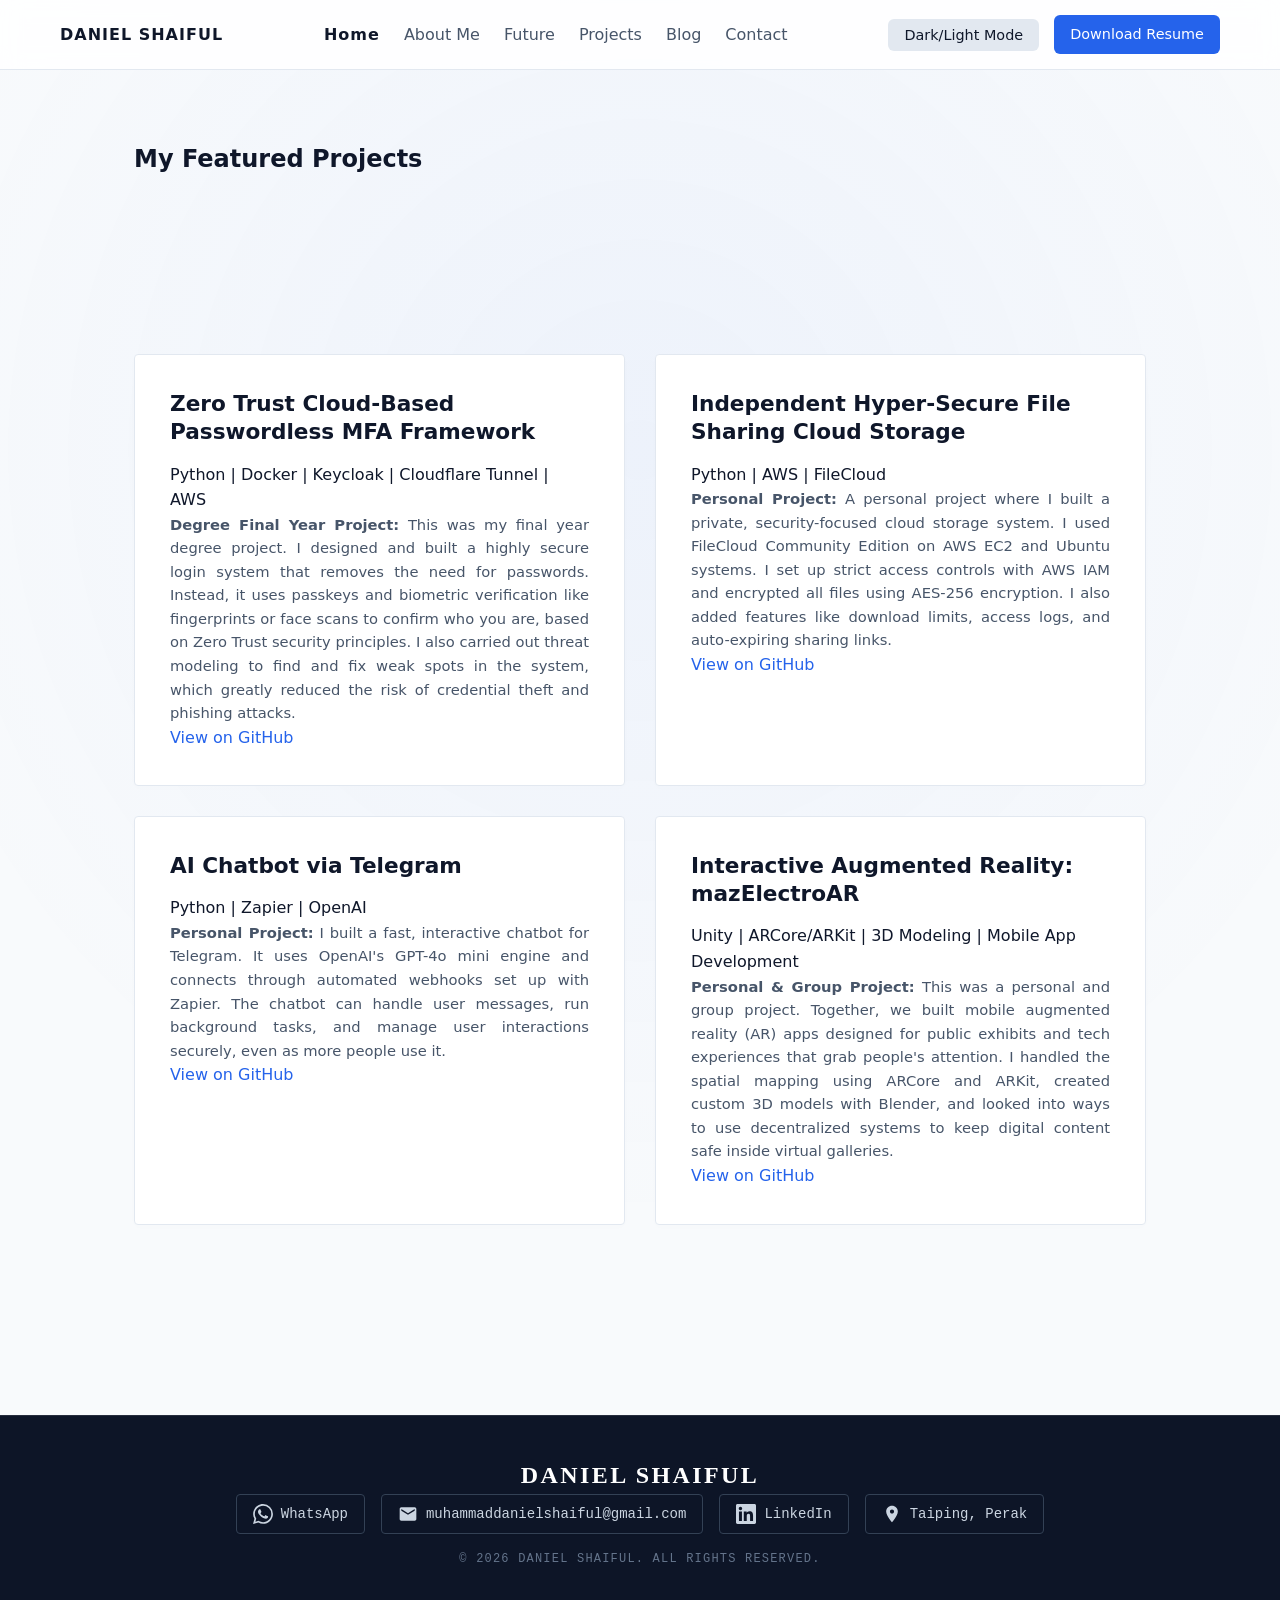
<file: projects.html>
<!DOCTYPE html>
<html lang="en">

    <head>
        <meta charset="utf-8"/>
        <meta content="width=device-width, initial-scale=1.0" name="viewport"/>
        <title>Daniel Shaiful - Portfolio</title>
        <link rel="stylesheet" href="style.css"/>
    </head>

    <body>

        <nav>
            <div class="nav-container">
                <a href="index.html" class="logo">DANIEL SHAIFUL</a>
                <button class="menu-toggle" id="menuToggleBtn">☰</button>

                <!-- Desktop Navigation Menu-->
                <ul>
                    <li><a href="index.html">Home</a></li>
                    <li><a href="about.html">About Me</a></li>
                    <li><a href="future.html">Future</a></li>
                    <li><a href="projects.html">Projects</a></li>
                    <li><a href="blog.html">Blog</a></li>
                    <li><a href="contact.html">Contact</a></li>
                </ul>

                <!-- Right Side: Dark/Light Mode Toggle and Resume Download -->
                <div class="nav-actions">
                    <button id="themeToggleBtn">Dark/Light Mode</button>
                    <a href="RESUME_MUHAMMAD_DANIEL_BIN_MOHD_SHAIFUL_AZHARI_UNISZA_.pdf" download>Download Resume</a>
                </div>
            </div>
            
            <!-- Mobile Navigation Menu -->
            <div id="mobileMenu" style="display: none;">
                <button class="mobile-theme-toggle" id="mobileThemeToggleBtn">Dark/Light Mode</button>
                <a href="index.html">Home</a>
                <a href="about.html">About Me</a>
                <a href="future.html">Future</a>
                <a href="projects.html">Projects</a>
                <a href="blog.html">Blog</a>
                <a href="contact.html">Contact</a>
                <a href="RESUME_MUHAMMAD_DANIEL_BIN_MOHD_SHAIFUL_AZHARI_UNISZA_.pdf" download>Download Resume</a>
            </div>
        </nav>

        <main>
            <!-- Header/Hero Intro Section -->
            <section id="projects-hero">
                <h1>My Featured Projects</h1>
            </section>
            
            <!-- Projects Content Grid Section -->
            <section id="projects-archive">
                <div class="projects-grid">
                    
                    <!-- Project 1 -->
                    <div class="project-card">
                        <div class="card-header">
                            <h3>Zero Trust Cloud-Based Passwordless MFA Framework</h3>
                        </div>
                        <span class="tech-tags">Python | Docker | Keycloak | Cloudflare Tunnel | AWS</span>
                        <p><strong>Degree Final Year Project:</strong> This was my final year degree project. I designed and built a highly secure login system that removes the need for passwords. Instead, it uses passkeys and biometric verification like fingerprints or face scans to confirm who you are, based on Zero Trust security principles. I also carried out threat modeling to find and fix weak spots in the system, which greatly reduced the risk of credential theft and phishing attacks.</p>
                        <a href="https://github.com/danielshaiful" target="_blank" rel="noopener noreferrer" class="btn-github">View on GitHub</a>
                    </div>

                    <!-- Project 2 -->
                    <div class="project-card">
                        <div class="card-header">
                            <h3>Independent Hyper-Secure File Sharing Cloud Storage</h3>
                        </div>
                        <span class="tech-tags">Python | AWS | FileCloud</span>
                        <p><strong>Personal Project:</strong> A personal project where I built a private, security-focused cloud storage system. I used FileCloud Community Edition on AWS EC2 and Ubuntu systems. I set up strict access controls with AWS IAM and encrypted all files using AES-256 encryption. I also added features like download limits, access logs, and auto-expiring sharing links.</p>
                        <a href="https://github.com/danielshaiful" target="_blank" rel="noopener noreferrer" class="btn-github">View on GitHub</a>
                    </div>

                    <!-- Project 3 -->
                    <div class="project-card">
                        <div class="card-header">
                            <h3>AI Chatbot via Telegram</h3>
                        </div>
                        <span class="tech-tags">Python | Zapier | OpenAI</span>
                        <p><strong>Personal Project:</strong> I built a fast, interactive chatbot for Telegram. It uses OpenAI's GPT-4o mini engine and connects through automated webhooks set up with Zapier. The chatbot can handle user messages, run background tasks, and manage user interactions securely, even as more people use it.</p>
                        <a href="https://github.com/danielshaiful" target="_blank" rel="noopener noreferrer" class="btn-github">View on GitHub</a>
                    </div>

                    <!-- Project 4 -->
                    <div class="project-card">
                        <div class="card-header">
                            <h3>Interactive Augmented Reality: mazElectroAR</h3>
                        </div>
                        <span class="tech-tags">Unity | ARCore/ARKit | 3D Modeling | Mobile App Development</span>
                        <p><strong>Personal & Group Project:</strong> This was a personal and group project. Together, we built mobile augmented reality (AR) apps designed for public exhibits and tech experiences that grab people's attention. I handled the spatial mapping using ARCore and ARKit, created custom 3D models with Blender, and looked into ways to use decentralized systems to keep digital content safe inside virtual galleries.</p>
                        <a href="https://github.com/danielshaiful" target="_blank" rel="noopener noreferrer" class="btn-github">View on GitHub</a>
                    </div>
                    
                </div>
            </section>
        </main>

        <!-- Fully Restored and Aligned Footer -->
        <footer class="daniel-footer">
            <h2 class="footer-title">DANIEL SHAIFUL</h2>
            
            <div class="footer-socials-row">
                <a href="https://wa.me/60134309447?text=Hi%20Daniel" target="_blank" class="footer-card card-whatsapp">
                    <svg class="footer-svg" viewBox="0 0 24 24" xmlns="http://www.w3.org/2000/svg">
                        <path d="M17.472 14.382c-.297-.149-1.758-.867-2.03-.967-.273-.099-.471-.148-.67.15-.197.297-.767.966-.94 1.164-.173.199-.347.223-.644.075-.297-.15-1.255-.463-2.39-1.475-.883-.788-1.48-1.761-1.653-2.059-.173-.297-.018-.458.13-.606.134-.133.298-.347.446-.52.149-.174.198-.298.298-.497.099-.198.05-.371-.025-.52-.075-.149-.669-1.612-.916-2.207-.242-.579-.487-.5-.669-.51h-.573c-.199 0-.52.074-.792.372-.272.297-1.04 1.016-1.04 2.479 0 1.462 1.065 2.875 1.213 3.074.149.198 2.096 3.2 5.077 4.487.709.306 1.262.489 1.694.625.712.227 1.36.195 1.871.118.571-.085 1.758-.719 2.006-1.413.248-.694.248-1.289.173-1.413-.074-.124-.272-.198-.57-.347m-5.421 7.403h-.004a9.87 9.87 0 01-5.031-1.378l-.361-.214-3.741.982.998-3.648-.235-.374a9.86 9.86 0 01-1.51-5.26c.001-5.45 4.436-9.884 9.888-9.884 2.64 0 5.122 1.03 6.988 2.898a9.825 9.825 0 012.893 6.994c-.003 5.45-4.437 9.884-9.885 9.884m8.413-18.297A11.815 11.815 0 0012.05 0C5.495 0 .16 5.335.157 11.892c0 2.096.547 4.142 1.588 5.945L.057 24l6.305-1.654a11.882 11.882 0 005.683 1.448h.005c6.554 0 11.89-5.335 11.893-11.893a11.821 11.821 0 00-3.48-8.413Z"/>
                    </svg>
                    WhatsApp
                </a>

                <a href="mailto:muhammaddanielshaiful@gmail.com" class="footer-card card-email">
                    <svg class="footer-svg" viewBox="0 0 24 24" xmlns="http://www.w3.org/2000/svg">
                        <path d="M20 4H4c-1.1 0-1.99.9-1.99 2L2 18c0 1.1.9 2 2 2h16c1.1 0 2-.9 2-2V6c0-1.1-.9-2-2-2zm0 4l-8 5-8-5V6l8 5 8-5v2z"/>
                    </svg>
                    <span>muhammaddanielshaiful@gmail.com</span>
                </a>

                <a href="https://www.linkedin.com/in/muhammad-daniel-shaiful-azhari-9b5b26341" target="_blank" class="footer-card card-linkedin">
                    <svg class="footer-svg" viewBox="0 0 24 24" xmlns="http://www.w3.org/2000/svg">
                        <path d="M20.447 20.452h-3.554v-5.569c0-1.328-.027-3.037-1.852-3.037-1.853 0-2.136 1.445-2.136 2.939v5.667H9.351V9h3.414v1.561h.046c.477-.9 1.637-1.85 3.37-1.85 3.601 0 4.267 2.37 4.267 5.455v6.286zM5.337 7.433c-1.144 0-2.063-.926-2.063-2.065 0-1.138.92-2.063 2.063-2.063 1.14 0 2.064.925 2.064 2.063 0 1.139-.925 2.065-2.064 2.065zm1.782 13.019H3.555V9h3.564v11.452zM22.225 0H1.771C.792 0 0 .774 0 1.729v20.542C0 23.227.792 24 1.771 24h20.451C23.2 24 24 23.227 24 22.271V1.729C24 .774 23.2 0 22.222 0h.003z"/>
                    </svg>
                    LinkedIn
                </a>

                <a href="https://www.google.com/maps/place/Taiping,+Perak/@5.2957955,100.3574077,721332m/data=!3m1!1e3!4m6!3m5!1s0x31caae5495f2bee9:0x867dd409a89a1da6!8m2!3d4.8525853!4d100.742379!16zL20vMDY3dmRn?entry=ttu&g_ep=EgoyMDI2MDUwMi4wIKXMDSoASAFQAw%3D%3D" target="_blank" class="footer-card card-location">
                    <svg class="footer-svg" viewBox="0 0 24 24" xmlns="http://www.w3.org/2000/svg">
                        <path d="M12 2C8.13 2 5 5.13 5 9c0 5.25 7 13 7 13s7-7.75 7-13c0-3.87-3.13-7-7-7zm0 9.5c-1.38 0-2.5-1.12-2.5-2.5s1.12-2.5 2.5-2.5 2.5 1.12 2.5 2.5-1.12 2.5-2.5 2.5z"/>
                    </svg>
                    Taiping, Perak
                </a>
            </div>
            
            <div class="footer-copyright">© 2026 DANIEL SHAIFUL. ALL RIGHTS RESERVED.</div>
        </footer>

        <script src="script.js"></script>
    </body>
</html>
</file>
<file: style.css>
/* ==========================================================================
   1. PEMBOLEH UBAH CSS (CSS VARIABLES)
   ========================================================================== */
:root {
    --bg-primary: #f8fafc;
    --bg-secondary: #ffffff;
    --text-primary: #0f172a;
    --text-secondary: #475569;
    --brand-color: #2563eb;
    --brand-hover: #1d4ed8;
    --border-color: #e2e8f0;
    --card-bg: #ffffff;
    --card-border: #e2e8f0;
    --accent-blue: #2563eb;
    --accent-dark: #0f172a;
    --modal-overlay: rgba(15, 23, 42, 0.6);
    --font-sans: 'Segoe UI', Tahoma, Geneva, Verdana, sans-serif;
    --transition-speed: 0.3s;
}

.dark {
    --bg-primary: #090d16;
    --bg-secondary: #1e293b;
    --text-primary: #f8fafc;
    --text-secondary: #94a3b8;
    --brand-color: #3b82f6;
    --brand-hover: #60a5fa;
    --border-color: #334155;
    --card-bg: #111827;
    --card-border: #1e293b;
    --accent-blue: #3b82f6;
    --accent-dark: #1e293b;
    --modal-overlay: rgba(0, 0, 0, 0.8);
}

/* ==========================================================================
   2. RESET & GAYA ASAS
   ========================================================================== */
*,
*::before,
*::after {
    margin: 0;
    padding: 0;
    box-sizing: border-box;
}

html {
    scroll-behavior: smooth;
}

body {
    font-family: system-ui, -apple-system, BlinkMacSystemFont, "Segoe UI", Roboto, var(--font-sans), sans-serif;
    background-color: var(--bg-primary);
    color: var(--text-primary);
    line-height: 1.6;
    -webkit-font-smoothing: antialiased;
    transition: background-color var(--transition-speed), color var(--transition-speed);
}

/* Kesan Latar Belakang Glow Radial */
body::before {
    content: "";
    position: fixed;
    top: -50%;
    left: -50%;
    width: 200%;
    height: 200%;
    background: radial-gradient(circle at 50% 50%, rgba(37, 99, 235, 0.05), transparent 50%);
    pointer-events: none;
    z-index: -1;
}

.dark body::before {
    background: radial-gradient(circle at 50% 50%, rgba(37, 99, 235, 0.10), transparent 50%);
}

section {
    padding: 100px 20px 60px 20px;
    max-width: 1200px;
    margin: 0 auto;
}

h1, h2, h3, h4 {
    font-weight: 700;
    margin-bottom: 1rem;
    color: var(--text-primary);
}

p {
    color: var(--text-secondary);
    margin-bottom: 1.2rem;
}

a {
    color: var(--brand-color);
    text-decoration: none;
    transition: color var(--transition-speed);
}

a:hover {
    color: var(--brand-hover);
}

button {
    cursor: pointer;
    border: none;
    background: none;
    font-family: inherit;
    transition: all var(--transition-speed);
}

/* ==========================================================================
   3. NAVIGATION BAR
   ========================================================================== */
nav {
    position: fixed;
    top: 0;
    left: 0;
    width: 100%;
    background-color: rgba(255, 255, 255, 0.85);
    backdrop-filter: blur(10px);
    border-bottom: 1px solid var(--border-color);
    z-index: 1000;
    transition: background-color var(--transition-speed);
}

.dark nav {
    background-color: rgba(15, 23, 42, 0.85);
}

nav > div:first-child {
    max-width: 1200px;
    margin: 0 auto;
    padding: 15px 20px;
    display: flex;
    justify-content: space-between;
    align-items: center;
}

nav a[href="index.html"] {
    font-weight: 800;
    letter-spacing: 1px;
    color: var(--text-primary);
}

nav ul {
    display: flex;
    list-style: none;
    gap: 24px;
}

nav ul a {
    color: var(--text-secondary);
    font-weight: 500;
}

nav ul a:hover {
    color: var(--brand-color);
}

nav div:last-child {
    display: flex;
    align-items: center;
    gap: 15px;
}

#themeToggleBtn,
[download] {
    padding: 8px 16px;
    border-radius: 6px;
    font-size: 0.9rem;
    font-weight: 500;
    display: flex;
    align-items: center;
    gap: 6px;
}

#themeToggleBtn {
    background-color: var(--border-color);
    color: var(--text-primary);
}

[download] {
    background-color: var(--brand-color);
    color: #ffffff !important;
}

[download]:hover {
    background-color: var(--brand-hover);
}

/* ==========================================================================
   4. HERO / HOME SECTION (Split-Screen)
   ========================================================================== */
.hero-split {
    display: flex;
    align-items: center;
    justify-content: space-between;
    min-height: calc(100vh - 80px);
    gap: 60px;
    padding-top: 120px;
}

.hero-left {
    flex: 1.2;
    display: flex;
    flex-direction: column;
    justify-content: center;
}

.hero-title {
    font-size: 4rem;
    font-weight: 900;
    line-height: 1.1;
    letter-spacing: -1px;
    text-transform: uppercase;
    margin-bottom: 1.5rem;
    color: var(--text-primary);
}

.hero-subtitle {
    font-size: 1.3rem;
    font-weight: 600;
    color: var(--brand-color);
    margin-bottom: 1.5rem;
}

.hero-description p {
    font-size: 1rem;
    color: var(--text-secondary);
    margin-bottom: 1.2rem;
}

.hero-buttons {
    display: flex;
    gap: 15px;
    margin-top: 25px;
}

.btn-box {
    display: inline-block;
    padding: 12px 28px;
    font-size: 0.85rem;
    font-weight: 700;
    text-transform: uppercase;
    text-decoration: none;
    letter-spacing: 1px;
    border-radius: 4px;
    text-align: center;
    transition: all var(--transition-speed) ease;
}

.btn-blue {
    background-color: #2563eb;
    color: #ffffff !important;
    border: 2px solid #2563eb;
}

.btn-blue:hover {
    background-color: #1d4ed8;
    border-color: #1d4ed8;
}

.btn-outline {
    background-color: transparent;
    color: var(--text-primary) !important;
    border: 2px solid var(--text-primary);
}

.btn-outline:hover {
    background-color: var(--text-primary);
    color: var(--bg-secondary) !important;
}

.hero-right {
    flex: 0.8;
    display: flex;
    justify-content: center;
    align-items: center;
}

.hero-image-wrapper {
    width: 100%;
    max-width: 420px;
    height: 520px;
    overflow: hidden;
    border-radius: 4px;
    box-shadow: 0 10px 25px -5px rgba(0, 0, 0, 0.1);
}

.hero-image-wrapper img {
    width: 100%;
    height: 100%;
    object-fit: cover;
    border: none;
}

/* ==========================================================================
   5. SKILLS SECTION
   ========================================================================== */
#skills {
    display: block;
}

.skills-main-title {
    font-size: 2.5rem;
    font-weight: 800;
    margin-bottom: 30px;
    letter-spacing: -0.5px;
}

.skills-grid {
    display: grid;
    grid-template-columns: repeat(auto-fit, minmax(350px, 1fr));
    gap: 30px;
    margin-top: 20px;
}

.skill-card {
    background: var(--card-bg);
    border: 1px solid var(--border-color);
    padding: 35px;
    border-radius: 6px;
    display: flex;
    flex-direction: column;
    box-shadow: 0 2px 8px rgba(0, 0, 0, 0.02);
}

.card-header {
    display: flex;
    justify-content: space-between;
    align-items: center;
    margin-bottom: 15px;
}

.skill-card h3 {
    font-size: 1.4rem;
    font-weight: 700;
    margin-bottom: 0;
}

.badge-primary {
    background-color: #eff6ff;
    color: #2563eb !important;
    font-size: 0.7rem;
    font-weight: 800;
    padding: 4px 8px;
    border-radius: 4px;
    letter-spacing: 0.5px;
}

.dark .badge-primary {
    background-color: rgba(37, 99, 235, 0.2);
    color: #60a5fa !important;
}

.skill-card p {
    font-size: 0.95rem;
    color: var(--text-secondary);
    margin-bottom: 25px;
    line-height: 1.5;
}

.tags-wrapper {
    display: flex;
    flex-wrap: wrap;
    gap: 10px;
    margin-top: auto;
}

.tags-wrapper span {
    background-color: #ffffff;
    color: var(--text-primary);
    font-size: 0.85rem;
    font-weight: 500;
    padding: 8px 14px;
    border: 1px solid var(--border-color);
    border-radius: 4px;
    box-shadow: 0 1px 3px rgba(0, 0, 0, 0.02);
    display: inline-block;
}

.dark .tags-wrapper span {
    background-color: var(--bg-secondary);
    color: var(--text-primary);
    border-color: var(--border-color);
}

/* ==========================================================================
   6. AWARDS & CERTIFICATIONS SECTION
   ========================================================================== */
#about-certs {
    display: block;
    padding-top: 80px;
}

.certs-main-title {
    font-size: 2.5rem;
    font-weight: 800;
    margin-bottom: 30px;
    letter-spacing: -0.5px;
}

.certs-grid {
    display: grid;
    grid-template-columns: repeat(auto-fit, minmax(320px, 1fr));
    gap: 25px;
    margin-top: 25px;
}

.cert-card-dark {
    background-color: #0b1329;
    color: #ffffff;
    padding: 30px;
    border-radius: 4px;
    display: flex;
    flex-direction: column;
    justify-content: center;
    border: 1px solid rgba(255, 255, 255, 0.05);
    transition: transform var(--transition-speed) ease;
}

.cert-card-dark:hover {
    transform: translateY(-4px);
}

.cert-card-dark h3 {
    color: #ffffff;
    font-size: 1.25rem;
    font-weight: 700;
    margin-bottom: 8px;
}

.cert-card-dark p {
    color: #94a3b8;
    font-size: 0.85rem;
    line-height: 1.5;
    margin-bottom: 0;
}

.dark .cert-card-dark {
    background-color: #020617;
    border-color: var(--border-color);
}

.cert-card-white {
    background: var(--card-bg);
    border: 1px solid var(--border-color);
    padding: 28px;
    border-radius: 4px;
    display: flex;
    gap: 20px;
    align-items: flex-start;
    transition: transform var(--transition-speed), border-color var(--transition-speed);
}

.cert-card-white:hover {
    transform: translateY(-4px);
    border-color: var(--brand-color);
}

.cert-icon {
    font-size: 1.8rem;
    line-height: 1;
    padding-top: 2px;
    min-width: 35px;
    text-align: center;
}

.cert-content {
    display: flex;
    flex-direction: column;
}

.cert-content h3 {
    font-size: 1.2rem;
    font-weight: 700;
    margin-bottom: 4px;
    color: var(--text-primary);
}

.cert-event {
    font-size: 0.9rem;
    font-weight: 600;
    color: #2563eb;
    margin-bottom: 8px;
    display: inline-block;
}

.dark .cert-event {
    color: #60a5fa;
}

.cert-content p {
    font-size: 0.85rem;
    color: var(--text-secondary);
    margin-bottom: 0;
    line-height: 1.5;
}

/* ==========================================================================
   7. PROJECTS SECTION
   ========================================================================== */
#projects {
    display: block;
    padding-top: 80px;
}

.projects-header {
    display: flex;
    justify-content: space-between;
    align-items: flex-end;
    margin-bottom: 35px;
    border-bottom: 1px solid var(--border-color);
    padding-bottom: 15px;
}

.projects-main-title {
    font-size: 2.5rem;
    font-weight: 800;
    margin-bottom: 0;
    letter-spacing: -0.5px;
}

.archive-link {
    font-size: 0.85rem;
    font-weight: 700;
    text-transform: uppercase;
    letter-spacing: 1px;
    color: #2563eb;
    transition: color var(--transition-speed);
    padding-bottom: 5px;
}

.dark .archive-link {
    color: #3b82f6;
}

.archive-link:hover {
    color: var(--brand-hover);
}

.projects-grid {
    display: grid;
    grid-template-columns: repeat(auto-fit, minmax(450px, 1fr));
    gap: 30px;
}

.project-card {
    background: var(--card-bg);
    border: 1px solid var(--border-color);
    padding: 35px;
    border-radius: 4px;
    display: flex;
    flex-direction: column;
    align-items: flex-start;
    box-shadow: 0 2px 8px rgba(0, 0, 0, 0.01);
    transition: transform var(--transition-speed) ease, border-color var(--transition-speed) ease;
}

.project-card:hover {
    transform: translateY(-4px);
    border-color: var(--brand-color);
}

.project-title-row {
    display: flex;
    align-items: center;
    gap: 12px;
    margin-bottom: 12px;
}

.project-icon {
    font-size: 1.5rem;
    color: #2563eb;
    display: flex;
    align-items: center;
    justify-content: center;
}

.project-card h3 {
    font-size: 1.35rem;
    font-weight: 700;
    margin-bottom: 0;
    color: var(--text-primary);
    line-height: 1.3;
}

.project-badge {
    background-color: #f1f5f9;
    color: #475569;
    font-size: 0.7rem;
    font-weight: 700;
    padding: 5px 10px;
    border-radius: 4px;
    letter-spacing: 0.5px;
    margin-bottom: 20px;
    display: inline-block;
}

.dark .project-badge {
    background-color: #334155;
    color: #cbd5e1;
}

.project-card p {
    font-size: 0.92rem;
    color: var(--text-secondary);
    line-height: 1.6;
    margin-bottom: 0;
    text-align: justify;
}

/* ==========================================================================
   8. GALLERY / EVENT SECTION (Horizontal Slider)
   ========================================================================== */
#gallery {
    display: block;
    padding-top: 80px;
    position: relative;
}

.gallery-main-title {
    font-size: 2.5rem;
    font-weight: 800;
    margin-bottom: 30px;
    letter-spacing: -0.5px;
}

.gallery-wrapper {
    position: relative;
    display: flex;
    align-items: center;
    width: 100%;
}

.gallery-slider {
    display: flex;
    gap: 25px;
    overflow-x: auto;
    scroll-behavior: smooth;
    padding: 10px 5px;
    width: 100%;
    -ms-overflow-style: none;
    scrollbar-width: none;
}

.gallery-slider::-webkit-scrollbar {
    display: none;
}

.gallery-item {
    flex: 0 0 calc(50% - 13px);
    position: relative;
    border-radius: 6px;
    overflow: hidden;
    background: var(--card-bg);
    border: 1px solid var(--border-color);
    box-shadow: 0 4px 12px rgba(0, 0, 0, 0.02);
}

.gallery-item img {
    width: 100%;
    height: 400px;
    object-fit: cover;
    display: block;
    transition: transform var(--transition-speed) ease;
}

.gallery-item:hover img {
    transform: scale(1.02);
}

.gallery-caption {
    position: absolute;
    bottom: 0;
    left: 0;
    width: 100%;
    background: linear-gradient(to top, rgba(0, 0, 0, 0.85), rgba(0, 0, 0, 0));
    color: #ffffff;
    padding: 30px 20px 20px 20px;
    font-size: 0.9rem;
    font-weight: 500;
}

.gallery-arrow {
    position: absolute;
    top: 50%;
    transform: translateY(-50%);
    width: 50px;
    height: 50px;
    background-color: rgba(15, 23, 42, 0.85);
    color: #ffffff;
    border-radius: 50%;
    font-size: 1.2rem;
    display: flex;
    align-items: center;
    justify-content: center;
    z-index: 10;
    box-shadow: 0 4px 10px rgba(0, 0, 0, 0.3);
    cursor: pointer;
    border: 1px solid rgba(255, 255, 255, 0.1);
}

.gallery-arrow:hover {
    background-color: var(--brand-color);
    transform: translateY(-50%) scale(1.05);
}

.prev-btn { left: -25px; }
.next-btn { right: -25px; }

/* ==========================================================================
   9. CONTACT SECTION
   ========================================================================== */
#contact {
    display: block;
}

#contact > div {
    background: var(--card-bg);
    border: 1px solid var(--border-color);
    padding: 35px;
    border-radius: 8px;
    margin-top: 25px;
}

#contact .grid {
    display: grid;
    grid-template-columns: repeat(auto-fit, minmax(240px, 1fr));
    gap: 25px;
}

#contact .grid > div {
    background: var(--bg-primary);
    padding: 20px;
    border-radius: 6px;
    border: 1px solid var(--border-color);
}

#contact span {
    display: block;
    font-weight: bold;
    margin-bottom: 6px;
    color: var(--text-primary);
}

#contact a {
    color: var(--brand-color);
    word-break: break-all;
}

/* ==========================================================================
   10. FOOTER
   ========================================================================== */
footer {
    background-color: #0d1527;
    color: #ffffff;
    padding: 40px 20px;
    text-align: center;
    border-top: 1px solid rgba(255, 255, 255, 0.1);
    margin-top: 50px;
}

.footer-container {
    max-width: 1100px;
    margin: 0 auto;
    display: flex;
    flex-direction: column;
    align-items: center;
    gap: 30px;
}

/* Footer Gaya Premium */
.premium-footer {
    width: 100%;
    padding: 64px 32px;
    display: flex;
    flex-direction: column;
    justify-content: center;
    align-items: center;
    gap: 24px;
    margin-top: 48px;
    background-color: #0f172a;
    border-top: 1px solid #1e293b;
    box-sizing: border-box;
}

.footer-title {
    font-family: Georgia, Cambria, "Times New Roman", Times, serif;
    font-size: 1.5rem;
    font-weight: 700;
    color: #ffffff;
    letter-spacing: 0.1em;
    text-transform: uppercase;
    margin: 0;
}

.footer-socials-row {
    display: flex;
    flex-wrap: wrap;
    justify-content: center;
    gap: 16px;
    margin-bottom: 16px;
}

.footer-card {
    display: flex;
    align-items: center;
    gap: 8px;
    font-family: ui-monospace, SFMono-Regular, Menlo, Monaco, Consolas, "Liberation Mono", "Courier New", monospace;
    font-size: 0.875rem;
    color: #cbd5e1;
    text-decoration: none;
    border: 1px solid #334155;
    padding: 8px 16px;
    border-radius: 4px;
    box-shadow: 0 1px 2px 0 rgba(0, 0, 0, 0.05);
    transition: all 0.15s cubic-bezier(0.4, 0, 0.2, 1);
    cursor: pointer;
}

.footer-svg {
    width: 20px;
    height: 20px;
    fill: currentColor;
}

.footer-icon {
    font-size: 1.1rem;
}

.footer-copyright {
    font-family: ui-monospace, SFMono-Regular, Menlo, Monaco, Consolas, monospace;
    font-size: 0.75rem;
    text-transform: uppercase;
    letter-spacing: 0.1em;
    color: #64748b;
}

/* Hover Effects - Footer Cards */
.card-whatsapp:hover {
    background-color: #16a34a;
    color: #ffffff;
    border-color: #16a34a;
}

.card-email:hover {
    background-color: #2563eb;
    color: #ffffff;
    border-color: #2563eb;
}

.card-linkedin:hover {
    background-color: #2563eb;
    color: #ffffff;
    border-color: #2563eb;
}

.card-location:hover {
    background-color: #ea580c;
    color: #ffffff;
    border-color: #ea580c;
}

/* ==========================================================================
   11. HALAMAN ABOUT (Journey, Education, Experience, Awards)
   ========================================================================== */
.about-container {
    max-width: 1050px;
    margin: 0 auto;
    padding: 60px 24px;
}

.section-title {
    font-size: 2.5rem;
    font-weight: 700;
    letter-spacing: -0.025em;
    margin-bottom: 40px;
}

/* Journey Section */
.journey-section {
    margin-bottom: 80px;
}

.journey-grid {
    display: grid;
    grid-template-columns: 1fr 1fr;
    gap: 24px;
}

.journey-card {
    background-color: var(--card-bg);
    border: 1px solid var(--card-border);
    border-radius: 12px;
    padding: 32px;
    transition: transform 0.2s ease, box-shadow 0.2s ease;
}

.journey-card h3 {
    font-size: 1.25rem;
    font-weight: 600;
    margin-bottom: 12px;
}

.journey-card p {
    color: var(--text-secondary);
    line-height: 1.6;
    font-size: 0.95rem;
}

.card-icon-wrapper {
    margin-bottom: 16px;
    color: var(--accent-blue);
}

.highlight-blue-card {
    background-color: #3b6acf;
    border: none;
    display: flex;
    flex-direction: column;
    justify-content: center;
}

.highlight-blue-card .highlight-text {
    color: #ffffff;
    font-size: 1.25rem;
    font-weight: 500;
    line-height: 1.5;
}

.highlight-dark-card {
    background-color: #0f172a;
    border: none;
    grid-column: span 2;
    display: flex;
    gap: 24px;
    align-items: flex-start;
}

.dark .highlight-dark-card {
    background-color: #1e293b;
}

.highlight-dark-card h3 { color: #ffffff; }
.highlight-dark-card p  { color: #cbd5e1; }

/* Education Section */
.education-section {
    margin-bottom: 80px;
}

.education-container {
    display: flex;
    gap: 24px;
}

.education-card {
    flex: 1;
    background-color: var(--card-bg);
    border: 1px solid var(--card-border);
    border-radius: 12px;
    padding: 32px;
}

.education-header {
    display: flex;
    justify-content: space-between;
    align-items: center;
    margin-bottom: 20px;
}

.date-badge {
    background-color: rgba(37, 99, 235, 0.1);
    color: var(--accent-blue);
    padding: 6px 14px;
    border-radius: 9999px;
    font-size: 0.85rem;
    font-weight: 600;
}

.edu-icon {
    color: var(--text-secondary);
    opacity: 0.4;
}

.degree-title {
    color: var(--text-secondary);
    font-weight: 500;
    margin: 8px 0 20px 0;
}

.edu-meta p {
    margin-bottom: 8px;
    font-size: 0.9rem;
    color: var(--text-secondary);
}

.meta-highlight {
    color: var(--accent-blue);
    font-weight: 500;
}

/* Experience / Timeline Section */
.experience-section {
    margin-bottom: 80px;
}

.timeline-wrapper {
    position: relative;
    padding: 20px 0;
}

.timeline-line {
    position: absolute;
    left: 50%;
    top: 0;
    bottom: 0;
    width: 2px;
    background-color: var(--card-border);
    transform: translateX(-50%);
}

.timeline-item {
    display: flex;
    justify-content: flex-end;
    padding-right: 50%;
    position: relative;
    margin-bottom: 40px;
}

.timeline-item.right-item {
    justify-content: flex-start;
    padding-right: 0;
    padding-left: 50%;
}

.timeline-dot {
    position: absolute;
    left: 50%;
    top: 24px;
    width: 12px;
    height: 12px;
    background-color: var(--accent-blue);
    border: 4px solid var(--bg-primary);
    border-radius: 50%;
    transform: translateX(-50%);
    z-index: 10;
}

.timeline-content-box {
    width: 85%;
    background-color: var(--card-bg);
    border: 1px solid var(--card-border);
    border-radius: 12px;
    padding: 28px;
}

.timeline-item.left-item .timeline-content-box  { margin-right: 32px; }
.timeline-item.right-item .timeline-content-box { margin-left: 32px; }

.timeline-date {
    font-size: 0.85rem;
    font-weight: 600;
    color: var(--accent-blue);
    display: inline-block;
    margin-bottom: 6px;
}

.organization-sub {
    font-size: 0.9rem;
    color: var(--text-secondary);
    margin: 4px 0 16px 0;
    font-weight: 500;
}

.bullet-details,
.paragraph-details {
    font-size: 0.9rem;
    color: var(--text-secondary);
    line-height: 1.6;
}

.bullet-details li {
    margin-bottom: 8px;
    margin-left: 16px;
}

/* Awards (Dalam About) */
.cert-item {
    background-color: var(--card-bg);
    border: 1px solid var(--card-border);
    border-radius: 12px;
    padding: 24px;
}

.feature-cert {
    grid-column: span 3;
    background-color: #0f172a;
    border: none;
    display: flex;
    align-items: center;
    gap: 24px;
}

.dark .feature-cert {
    background-color: #111827;
}

.feature-cert h4 { color: #ffffff; font-size: 1.25rem; }
.feature-cert p  { color: #cbd5e1; font-size: 0.95rem; }

.cert-badge-icon {
    background-color: rgba(245, 158, 11, 0.15);
    color: #f59e0b;
    padding: 16px;
    border-radius: 12px;
    display: flex;
    align-items: center;
    justify-content: center;
}

.cert-mini-icon {
    color: var(--accent-blue);
    margin-bottom: 12px;
}

.cert-item h4 {
    font-size: 1.05rem;
    font-weight: 600;
    margin-bottom: 4px;
}

.cert-sub {
    font-size: 0.85rem;
    color: var(--accent-blue);
    font-weight: 500;
    margin-bottom: 12px;
}

.cert-desc {
    font-size: 0.85rem;
    color: var(--text-secondary);
    line-height: 1.5;
}

/* ==========================================================================
   12. HALAMAN CAREER REPORT
   ========================================================================== */
main {
    max-width: 1100px;
    margin: 0 auto;
    padding: 40px 24px 80px 24px;
}

main section h2 {
    font-size: 2rem;
    font-weight: 700;
    letter-spacing: -0.025em;
    margin-bottom: 32px;
    position: relative;
    padding-left: 16px;
}

main section h2::before {
    content: "";
    position: absolute;
    left: 0;
    top: 15%;
    height: 70%;
    width: 4px;
    background-color: var(--accent-blue);
    border-radius: 2px;
}

/* Hero Career Report */
#hero {
    text-align: center;
    padding: 60px 0 40px 0;
    border-bottom: 1px solid var(--card-border);
    margin-bottom: 60px;
}

#hero span {
    color: var(--accent-blue);
    font-size: 0.85rem;
    font-weight: 600;
    text-transform: uppercase;
    letter-spacing: 0.05em;
}

#hero h1 {
    font-size: 3rem;
    font-weight: 800;
    margin: 12px 0;
    letter-spacing: -0.03em;
}

#hero p {
    font-size: 1.15rem;
    color: var(--text-secondary);
}

#hero strong {
    color: var(--accent-blue);
}

/* Career Exploration */
#exploration {
    margin-bottom: 80px;
}

#exploration > div {
    display: grid;
    grid-template-columns: repeat(3, 1fr);
    gap: 24px;
}

#exploration > div > div {
    background-color: var(--card-bg);
    border: 1px solid var(--card-border);
    border-radius: 12px;
    padding: 32px;
}

#exploration h3 {
    font-size: 1.25rem;
    font-weight: 600;
    margin-top: 0;
    margin-bottom: 16px;
}

#exploration p {
    color: var(--text-secondary);
    line-height: 1.6;
    font-size: 0.95rem;
    margin: 0;
}

/* Skills Assessment */
#assessment {
    margin-bottom: 80px;
}

#assessment > div {
    display: grid;
    grid-template-columns: 1.2fr 1fr;
    gap: 28px;
    align-items: start;
}

#assessment > div > div:first-child {
    background-color: var(--card-bg);
    border: 1px solid var(--card-border);
    border-radius: 12px;
    padding: 36px;
}

#assessment h3 {
    font-size: 1.35rem;
    font-weight: 700;
    margin-top: 0;
    margin-bottom: 24px;
}

#assessment h4 {
    font-size: 1rem;
    color: var(--accent-blue);
    margin-bottom: 12px;
    text-transform: uppercase;
    letter-spacing: 0.02em;
}

#assessment ul {
    list-style-type: none;
    padding: 0;
    margin: 0 0 28px 0;
}

#assessment ul li {
    position: relative;
    padding-left: 20px;
    margin-bottom: 12px;
    line-height: 1.5;
    font-size: 0.92rem;
    color: var(--text-secondary);
}

#assessment ul li::before {
    content: "•";
    position: absolute;
    left: 0;
    color: var(--accent-blue);
    font-weight: bold;
}

#assessment > div > div:last-child {
    background-color: #0f172a;
    color: #ffffff;
    border-radius: 12px;
    padding: 36px;
}

.dark #assessment > div > div:last-child {
    background-color: #111827;
    border: 1px solid var(--card-border);
}

#assessment > div > div:last-child h3 {
    color: #ffffff;
    border-bottom: 1px solid rgba(255, 255, 255, 0.1);
    padding-bottom: 12px;
}

#assessment p {
    color: #cbd5e1;
    font-size: 0.92rem;
    line-height: 1.6;
    margin-bottom: 20px;
}

#assessment p strong {
    color: #3b82f6;
    display: block;
    margin-bottom: 4px;
}

/* Career Development Plan */
#plan {
    margin-bottom: 80px;
}

#plan > div {
    display: flex;
    background-color: var(--card-bg);
    border: 1px solid var(--card-border);
    border-radius: 12px;
    margin-bottom: 24px;
    overflow: hidden;
}

#plan > div > div:first-child {
    flex: 1;
    padding: 32px;
    background-color: rgba(37, 99, 235, 0.02);
    border-right: 1px solid var(--card-border);
}

#plan > div > div:last-child {
    flex: 1.5;
    padding: 32px;
}

#plan span {
    font-size: 0.8rem;
    text-transform: uppercase;
    font-weight: 600;
    color: var(--accent-blue);
    display: block;
    margin-bottom: 6px;
}

#plan h3 {
    font-size: 1.4rem;
    margin: 0 0 12px 0;
}

#plan p,
#plan ul li {
    font-size: 0.92rem;
    color: var(--text-secondary);
    line-height: 1.5;
}

#plan ul {
    padding-left: 20px;
    margin: 4px 0 16px 0;
}

/* Evidence of Learning */
#evidence {
    margin-bottom: 80px;
}

#evidence > div {
    display: grid;
    grid-template-columns: repeat(3, 1fr);
    gap: 20px;
}

#evidence a {
    background-color: var(--card-bg);
    border: 1px solid var(--card-border);
    border-radius: 12px;
    padding: 28px;
    text-decoration: none;
    color: inherit;
    display: flex;
    flex-direction: column;
    justify-content: space-between;
    transition: transform 0.2s ease, box-shadow 0.2s ease;
}

#evidence a:hover {
    transform: translateY(-4px);
    box-shadow: 0 10px 15px -3px rgba(0, 0, 0, 0.04);
    border-color: var(--accent-blue);
}

#evidence h4 {
    font-size: 1.1rem;
    margin: 0 0 12px 0;
    font-weight: 600;
    line-height: 1.4;
}

#evidence p {
    font-size: 0.88rem;
    color: var(--text-secondary);
    line-height: 1.5;
    margin-bottom: 20px;
    flex-grow: 1;
}

#evidence span {
    font-size: 0.78rem;
    font-weight: 600;
    color: var(--accent-blue);
    background-color: rgba(37, 99, 235, 0.06);
    padding: 6px 12px;
    border-radius: 6px;
    align-self: flex-start;
}

/* Personal Reflection */
#reflection {
    margin-bottom: 60px;
}

#reflection > div {
    display: grid;
    grid-template-columns: 0.8fr 2fr;
    gap: 32px;
}

#reflection > div > div:first-child {
    background-color: #1347b8;
    color: #ffffff;
    padding: 32px;
    border-radius: 12px;
    display: flex;
    flex-direction: column;
    justify-content: center;
}

#reflection > div > div:first-child span {
    font-size: 0.85rem;
    text-transform: uppercase;
    opacity: 0.8;
    letter-spacing: 0.05em;
}

#reflection > div > div:first-child h3 {
    font-size: 1.75rem;
    margin: 8px 0 0 0;
    font-weight: 700;
}

#reflection > div > div:last-child {
    display: grid;
    grid-template-columns: 1fr 1fr;
    gap: 24px;
}

#reflection h4 {
    font-size: 1.1rem;
    margin: 0 0 10px 0;
    color: var(--text-primary);
}

#reflection p {
    font-size: 0.92rem;
    color: var(--text-secondary);
    line-height: 1.6;
    margin: 0 0 20px 0;
}

#reflection > div > div:last-child > div:last-child > div {
    background-color: var(--card-bg);
    border: 1px solid var(--card-border);
    padding: 20px;
    border-radius: 8px;
    margin-bottom: 16px;
}

#reflection > div > div:last-child > div:last-child > div span {
    font-weight: 600;
    color: var(--accent-blue);
    display: block;
    margin-bottom: 4px;
    font-size: 0.9rem;
}

#reflection > div > div:last-child > div:last-child > div p {
    margin: 0;
    font-size: 0.88rem;
}

/* ==========================================================================
   13. HALAMAN BLOG
   ========================================================================== */
#blog-hero {
    text-align: left;
    max-width: 1100px;
    margin: 0 auto 40px auto;
    padding: 60px 24px 20px 24px;
}

#blog-hero h1 {
    font-size: 3rem;
    font-weight: 800;
    letter-spacing: -0.04em;
    margin: 0 0 16px 0;
}

#blog-hero p {
    font-size: 1.1rem;
    color: var(--text-secondary);
    margin: 0;
}

.blog-container {
    max-width: 1100px;
    margin: 0 auto;
    padding: 0 24px;
}

.blog-posts-grid {
    display: grid;
    grid-template-columns: repeat(auto-fill, minmax(320px, 1fr));
    gap: 24px;
}

.blog-card {
    background-color: var(--card-bg);
    border: 1px solid var(--card-border);
    border-radius: 12px;
    padding: 28px;
    display: flex;
    flex-direction: column;
    justify-content: space-between;
    align-items: flex-start;
    transition: transform 0.2s ease, border-color 0.2s ease, box-shadow 0.2s ease;
}

.blog-card:hover {
    transform: translateY(-4px);
    border-color: var(--accent-blue);
    box-shadow: 0 12px 20px -8px rgba(37, 99, 235, 0.08);
}

.blog-card-meta .post-date {
    font-size: 0.8rem;
    font-weight: 600;
    color: var(--accent-blue);
    text-transform: uppercase;
    letter-spacing: 0.05em;
}

.blog-card .post-title {
    font-size: 1.35rem;
    font-weight: 700;
    line-height: 1.4;
    margin: 12px 0;
    letter-spacing: -0.02em;
}

.blog-card .post-excerpt {
    font-size: 0.92rem;
    color: var(--text-secondary);
    line-height: 1.6;
    margin: 0 0 24px 0;
    flex-grow: 1;
}

.read-post-btn {
    background: none;
    border: none;
    color: var(--text-primary);
    font-weight: 600;
    font-size: 0.88rem;
    padding: 0;
    cursor: pointer;
    display: inline-flex;
    align-items: center;
    gap: 6px;
    text-transform: uppercase;
    letter-spacing: 0.05em;
    transition: color 0.2s ease;
}

.read-post-btn:hover {
    color: var(--accent-blue);
}

.read-post-btn::after {
    content: "→";
    font-size: 1.1rem;
    transition: transform 0.2s ease;
}

.read-post-btn:hover::after {
    transform: translateX(4px);
}

/* Blog Modal */
#articleModal {
    position: fixed;
    top: 0;
    left: 0;
    width: 100%;
    height: 100%;
    background-color: var(--modal-overlay);
    backdrop-filter: blur(4px);
    z-index: 1000;
    display: flex;
    justify-content: center;
    align-items: center;
    padding: 20px;
    box-sizing: border-box;
}

#modalBox {
    background-color: var(--card-bg);
    border: 1px solid var(--card-border);
    width: 100%;
    max-width: 680px;
    max-height: 85vh;
    border-radius: 16px;
    position: relative;
    box-shadow: 0 25px 50px -12px rgba(0, 0, 0, 0.25);
    display: flex;
    flex-direction: column;
    animation: modalSlideUp 0.3s cubic-bezier(0.16, 1, 0.3, 1);
}

@keyframes modalSlideUp {
    from { transform: translateY(20px); opacity: 0; }
    to   { transform: translateY(0);    opacity: 1; }
}

#closeModalBtn {
    position: absolute;
    top: 20px;
    right: 20px;
    background: none;
    border: none;
    font-size: 1.5rem;
    color: var(--text-secondary);
    cursor: pointer;
    padding: 4px;
    line-height: 1;
    transition: color 0.2s ease, transform 0.2s ease;
    z-index: 10;
}

#closeModalBtn:hover {
    color: var(--text-primary);
    transform: scale(1.1);
}

.modal-content-area {
    padding: 40px;
    overflow-y: auto;
}

#modalDate {
    font-size: 0.8rem;
    font-weight: 600;
    color: var(--accent-blue);
    text-transform: uppercase;
    letter-spacing: 0.05em;
    display: block;
    margin-bottom: 12px;
}

#modalTitle {
    font-size: 1.85rem;
    font-weight: 800;
    line-height: 1.3;
    margin: 0 0 24px 0;
    letter-spacing: -0.03em;
}

#modalBody p {
    font-size: 1rem;
    color: var(--text-secondary);
    line-height: 1.6;
    margin-bottom: 20px;
}

#modalBody strong {
    color: var(--text-primary);
}

#modalBody .post-sub-section {
    background-color: rgba(37, 99, 235, 0.03);
    border-left: 3px solid var(--accent-blue);
    padding: 24px 28px;
    border-radius: 0 12px 12px 0;
    margin: 28px 0;
}

#modalBody .post-sub-section h3 {
    font-size: 1.2rem;
    font-weight: 700;
    margin-top: 0;
    margin-bottom: 16px;
    letter-spacing: -0.01em;
}

#modalBody .post-sub-section ul {
    padding-left: 20px;
    margin: 0;
}

#modalBody .post-sub-section ul li {
    font-size: 0.95rem;
    color: var(--text-secondary);
    line-height: 1.6;
    margin-bottom: 14px;
}

#modalBody .post-sub-section ul li:last-child {
    margin-bottom: 0;
}

/* ==========================================================================
   14. RESPONSIVE MEDIA QUERIES
   ========================================================================== */

/* Tablet (≤992px) */
@media (max-width: 992px) {
    .hero-split       { gap: 40px; }
    .hero-title       { font-size: 3rem; }
    .hero-image-wrapper { height: 440px; }

    .gallery-item     { flex: 0 0 100%; }
    .gallery-item img { height: 320px; }
    .prev-btn         { left: 5px; }
    .next-btn         { right: 5px; }
}

/* Telefon / Mobile (≤868px) */
@media (max-width: 868px) {
    .journey-grid,
    .education-container,
    .certs-grid {
        grid-template-columns: 1fr !important;
        display: flex;
        flex-direction: column;
        gap: 16px;
    }

    .highlight-dark-card { flex-direction: column; }

    .timeline-line {
        left: 16px;
        transform: none;
    }

    .timeline-item {
        width: 100%;
        justify-content: flex-start;
        padding-left: 40px;
        padding-right: 0;
    }

    .timeline-item.right-item { padding-left: 40px; }

    .timeline-dot {
        left: 16px;
        transform: translateX(-50%);
    }

    .timeline-item.left-item .timeline-content-box,
    .timeline-item.right-item .timeline-content-box {
        margin: 0;
        width: 100%;
    }
}

/* Telefon / Mobile (≤768px) */
@media (max-width: 768px) {
    nav ul,
    nav div:last-child { display: none; }

    .hero-split {
        flex-direction: column;
        padding-top: 100px;
        text-align: left;
        gap: 30px;
    }

    .hero-left,
    .hero-right       { width: 100%; }
    .hero-title       { font-size: 2.5rem; }
    .hero-image-wrapper { max-width: 100%; height: 380px; }
    .hero-buttons     { flex-direction: column; }

    .skills-grid      { grid-template-columns: 1fr; gap: 20px; }
    .skill-card       { padding: 25px; }
    .card-header      { flex-direction: column; align-items: flex-start; gap: 8px; }

    .certs-grid       { grid-template-columns: 1fr; gap: 20px; }
    .cert-card-white  { padding: 22px; gap: 15px; }

    .projects-header  { flex-direction: column; align-items: flex-start; gap: 15px; }
    .projects-grid    { grid-template-columns: 1fr; gap: 20px; }
    .project-card     { padding: 25px; }
    .project-title-row { align-items: flex-start; }

    .footer-socials-row { flex-direction: column; width: 100%; }
    .footer-card        { justify-content: center; }
}

/* Career Report (≤968px) */
@media (max-width: 968px) {
    #exploration > div,
    #evidence > div,
    #plan > div,
    #reflection > div,
    #reflection > div > div:last-child {
        grid-template-columns: 1fr !important;
        display: flex;
        flex-direction: column;
        gap: 16px;
    }

    #assessment > div { grid-template-columns: 1fr; }

    #plan > div > div:first-child {
        border-right: none;
        border-bottom: 1px solid var(--card-border);
    }

    #hero h1 { font-size: 2.2rem; }
}

/* Sembunyikan butang toggle pada desktop */
.menu-toggle {
    display: none;
    background: none;
    border: none;
    font-size: 24px;
    cursor: pointer;
}

/* Paparkan butang dan ubah suai menu untuk mobile */
@media (max-width: 768px) {
    .menu-toggle {
        display: block; /* Tunjukkan butang */
    }
    
    /* Sembunyikan menu desktop asal di telefon */
    .nav-container ul {
        display: none;
    }

    #mobileMenu {
        flex-direction: column;
        background-color: #f4f4f4;
        padding: 10px;
        text-align: center;
    }
    
    #mobileMenu a {
        display: block;
        padding: 10px;
        text-decoration: none;
    }
}

@media (max-width: 768px) {
    /* ... kod lain ... */

    #mobileMenu {
        display: none; 
        flex-direction: column;
        /* GUNAKAN VARIABEL INI SUPAYA IA BERTUKAR MENGIKUT TEMA */
        background-color: var(--bg-secondary); 
        padding: 20px;
        text-align: center;
        width: 100%;
        position: absolute;
        top: 60px;
        left: 0;
        border-bottom: 1px solid var(--border-color);
        /* Tambah transisi supaya pertukaran warna nampak lembut */
        transition: background-color var(--transition-speed);
    }
    
    #mobileMenu a {
        display: block;
        padding: 15px;
        text-decoration: none;
        /* GUNAKAN VARIABEL INI - JANGAN GUNA WARNA MANUAL */
        color: var(--text-primary); 
        font-weight: 600;
        border-bottom: 1px solid var(--border-color);
        transition: color var(--transition-speed);
    }
}

/* Pastikan ini ada di dalam @media (max-width: 768px) dalam style.css */
#mobileMenu {
    display: none; 
    flex-direction: column;
    background-color: var(--bg-secondary); /* Auto-tukar warna ikut theme */
    padding: 20px;
    text-align: center;
    width: 100%;
    position: absolute;
    top: 60px;
    left: 0;
    border-bottom: 1px solid var(--border-color);
    transition: background-color var(--transition-speed);
}

/* Gaya teks supaya cantik dan konsisten */
#mobileMenu a, 
#mobileMenu button {
    display: block;
    padding: 15px;
    text-decoration: none;
    color: var(--text-primary); /* Warna teks ikut tema */
    font-weight: 600;
    font-size: 1rem;
    background: none;
    border: none;
    width: 100%;
    cursor: pointer;
    font-family: inherit;
    border-bottom: 1px solid var(--border-color);
    transition: color var(--transition-speed);
}

#mobileMenu a:hover,
#mobileMenu button:hover {
    color: var(--brand-color); /* Warna hover ikut tema */
}

/* Paksa warna teks link dalam mobile menu sentiasa jelas */
#mobileMenu a {
    color: var(--text-primary) !important;
}
</file>
<file: .github/workflows/style.css>
/* Google Fonts */
@import url('https://fonts.googleapis.com/css2?family=Poppins:wght@300;400;500;600;700;800;900&display=swap');

* {
    margin: 0;
    padding: 0;
    box-sizing: border-box;
    text-decoration: none;
    border: none;
    outline: none;
    scroll-behavior: smooth;
    font-family: 'Poppins', sans-serif;
}

:root {
    --bg-color: #081b29;
    --second-bg-color: #112e42;
    --text-color: #ededed;
    --main-color: #00abf0;
}

html {
    font-size: 60.5%;
    overflow-x: hidden;
}

body {
    background: var(--bg-color);
    color: var(--text-color);
}

/* Header & Navigation */
header {
    position: fixed;
    top: 0;
    left: 0;
    width: 100%;
    padding: 2rem 9%;
    background: rgba(8, 27, 41, 0.8);
    backdrop-filter: blur(10px);
    display: flex;
    justify-content: space-between;
    align-items: center;
    z-index: 100;
}

.logo {
    font-size: 2.5rem;
    color: var(--text-color);
    font-weight: 600;
}

.logo span {
    color: var(--main-color);
}

nav a {
    font-size: 1.7rem;
    color: var(--text-color);
    font-weight: 500;
    margin-left: 3.5rem;
    transition: .3s;
}

nav a:hover,
nav a.active {
    color: var(--main-color);
}

/* Common Section Settings */
section {
    min-height: 100vh;
    padding: 10rem 9% 2rem;
}

.heading {
    font-size: 5rem;
    margin-bottom: 3rem;
    text-align: center;
}

.heading span {
    color: var(--main-color);
}

/* Home Section */
.home {
    display: flex;
    align-items: center;
    justify-content: center;
    gap: 5rem;
}


.home-content {
    max-width: 60rem;
}

.home-content h1 {
    font-size: 5.6rem;
    font-weight: 700;
    line-height: 1.2;
}

.home-content h1 span {
    color: var(--main-color);
}

.home-content h3 {
    font-size: 3.2rem;
    font-weight: 700;
    color: var(--main-color);
}

.home-content p {
    font-size: 1.6rem;
    margin: 2rem 0 4rem;
}

.home-img img {
    width: 35vw;
    border-radius: 15%;
    border: .5rem solid var(--main-color);
    box-shadow: 0 0 5rem var(--main-color);
}

/* Buttons & Icons */
.social-icons a {
    display: inline-flex;
    justify-content: center;
    align-items: center;
    width: 4.5rem;
    height: 4.5rem;
    background: transparent;
    border: .2rem solid var(--main-color);
    border-radius: 50%;
    font-size: 2.2rem;
    color: var(--main-color);
    margin: 0 1.5rem 3rem 0;
    transition: .5s ease;
}

.social-icons a:hover {
    background: var(--main-color);
    color: var(--bg-color);
    box-shadow: 0 0 1rem var(--main-color);
}

.btn {
    display: inline-block;
    padding: 1.2rem 2.8rem;
    background: var(--main-color);
    border-radius: 4rem;
    box-shadow: 0 0 1rem var(--main-color);
    font-size: 1.6rem;
    color: var(--bg-color);
    letter-spacing: .1rem;
    font-weight: 600;
    transition: .5s ease;
}

.btn:hover {
    box-shadow: none;
    transform: translateY(-3px);
}

/* Aspirations Section */
.aspirations {
    display: flex;
    flex-direction: column;
    justify-content: center;
    align-items: center;
    text-align: center;
    background: var(--second-bg-color); /* Kekal warna latar utama */
}

.aspirations h2:not(.heading) {
    font-size: 2.2rem;
    font-weight: 500;
    max-width: 80rem;
    margin: 2rem auto;
    line-height: 1.6;
    color: var(--text-color);
}

/* Memberi sedikit penekanan pada ayat pertama */
.aspirations h2:nth-of-type(1) {
    border-bottom: .2rem solid var(--main-color);
    padding-bottom: 2rem;
    display: inline-block;
}

/* Responsiveness untuk Aspirations */
@media (max-width: 768px) {
    .aspirations h2:not(.heading) {
        font-size: 1.8rem;
        padding: 0 2rem;
    }
}

/* Services Section */
.services {
    background: var(--bg-color);
}

.services-container {
    display: grid;
    grid-template-columns: repeat(3, 1fr);
    gap: 2.5rem;
}

.services-box {
    background: var(--second-bg-color);
    padding: 3rem 2rem 4rem;
    border-radius: 2rem;
    text-align: center;
    border: .2rem solid var(--bg-color);
    transition: .5s ease;
}

.services-box:hover {
    border-color: var(--main-color);
    transform: scale(1.02);
}

.services-box i {
    font-size: 7rem;
    color: var(--main-color);
}

.services-box h3 {
    font-size: 2.6rem;
}

.services-box p {
    font-size: 1.6rem;
    margin: 1rem 0 3rem;
}

/* Skills Section Bar */
.skills-box .skills-content {
    border: .2rem solid var(--main-color);
    border-radius: .6rem;
    padding: 2rem;
}

.progress {
    margin-bottom: 2rem;
}

.progress h3 {
    font-size: 1.7rem;
    display: flex;
    justify-content: space-between;
    margin-bottom: 1rem;
}

.bar {
    height: 2rem;
    border: .2rem solid var(--main-color);
    border-radius: .6rem;
    overflow: hidden;
}

.bar span {
    display: block;
    height: 100%;
    background: var(--main-color);
}

/* Education Section */
.education {
    background: var(--second-bg-color);
}

.education-box {
    border-left: .2rem solid var(--main-color);
    margin-left: 2rem;
    padding-left: 3rem;
}

.education-content .content {
    background: var(--bg-color);
    padding: 2rem;
    border-radius: 1rem;
    margin-bottom: 2rem;
    position: relative;
}

.education-content .content::before {
    content: '';
    position: absolute;
    top: 2rem;
    left: -4.1rem;
    width: 2rem;
    height: 2rem;
    background: var(--main-color);
    border-radius: 50%;
}

/* ===== ACHIEVEMENTS ===== */
.achievements {
    background: var(--second-bg-color);
}

.achievements-container {
    display: grid;
    grid-template-columns: repeat(3, 1fr);
    gap: 2.5rem;
}

.achievements-box {
    background: var(--bg-color);
    padding: 3rem 2rem;
    border-radius: 2rem;
    text-align: center;
    border: .2rem solid var(--second-bg-color);
    transition: .5s ease;
}

.achievements-box:hover {
    border-color: var(--main-color);
    transform: scale(1.03);
    box-shadow: 0 0 2rem var(--main-color);
}

.achievements-box i {
    font-size: 5rem;
    color: var(--main-color);
    margin-bottom: 1.5rem;
}

.achievements-box h3 {
    font-size: 2rem;
    margin-bottom: 1rem;
}

.achievements-box p {
    font-size: 1.5rem;
    line-height: 1.6;
}

/* ===== PROJECTS ===== */
.projects {
    background: var(--bg-color);
}

.projects-container {
    display: grid;
    grid-template-columns: repeat(3, 1fr);
    gap: 2.5rem;
}

.projects-box {
    background: var(--second-bg-color);
    padding: 3rem 2rem;
    border-radius: 2rem;
    text-align: center;
    border: .2rem solid var(--bg-color);
    transition: .5s ease;
}

.projects-box:hover {
    border-color: var(--main-color);
    transform: scale(1.03);
    box-shadow: 0 0 2rem var(--main-color);
}

.projects-box i {
    font-size: 5rem;
    color: var(--main-color);
    margin-bottom: 1.5rem;
}

.projects-box h3 {
    font-size: 2rem;
    margin-bottom: 1rem;
}

.projects-box p {
    font-size: 1.5rem;
    line-height: 1.6;
}

/* ===== RESPONSIVE ===== */
@media (max-width: 768px) {
    .achievements-container,
    .projects-container {
        grid-template-columns: 1fr;
    }
}

/* Contact Form */
.contact {
    background: #0b1a33;
    padding: 60px 9%;
    text-align: center;
}

.contact .heading {
    color: #fff;
    margin-bottom: 40px;
}

.contact-container {
    display: flex;
    justify-content: center;
    flex-wrap: wrap;
    gap: 20px;
}

.contact-box {
    display: flex;
    align-items: center;
    gap: 10px;
    padding: 15px 25px;
    border: 1px solid rgba(255,255,255,0.2);
    border-radius: 10px;
    color: #fff;
    font-size: 16px;
    transition: 0.3s ease;
    cursor: pointer;
}

.contact-box i {
    font-size: 20px;
}

.contact-box:hover {
    background: #00abf0;
    color: #fff;
    transform: translateY(-5px);
}

.contact-box a {
    color: inherit;
    text-decoration: none;
}

.contact-box {
    text-decoration: none;
    color: #fff;
}

.contact-box:hover {
    color: #fff;
}

/* Footer */
footer {
    display: flex;
    justify-content: space-between;
    padding: 2rem 9%;
    background: var(--second-bg-color);
}

.footer-text p {
    font-size: 1.6rem;
}

/* Responsiveness (Mobile) */
@media (max-width: 768px) {
    .home {
        flex-direction: column-reverse;
    }
    .home-img img {
        width: 60vw;
    }
    .services-container {
        grid-template-columns: 1fr;
    }
    .input-box {
        grid-template-columns: 1fr;
    }
}
</file>
